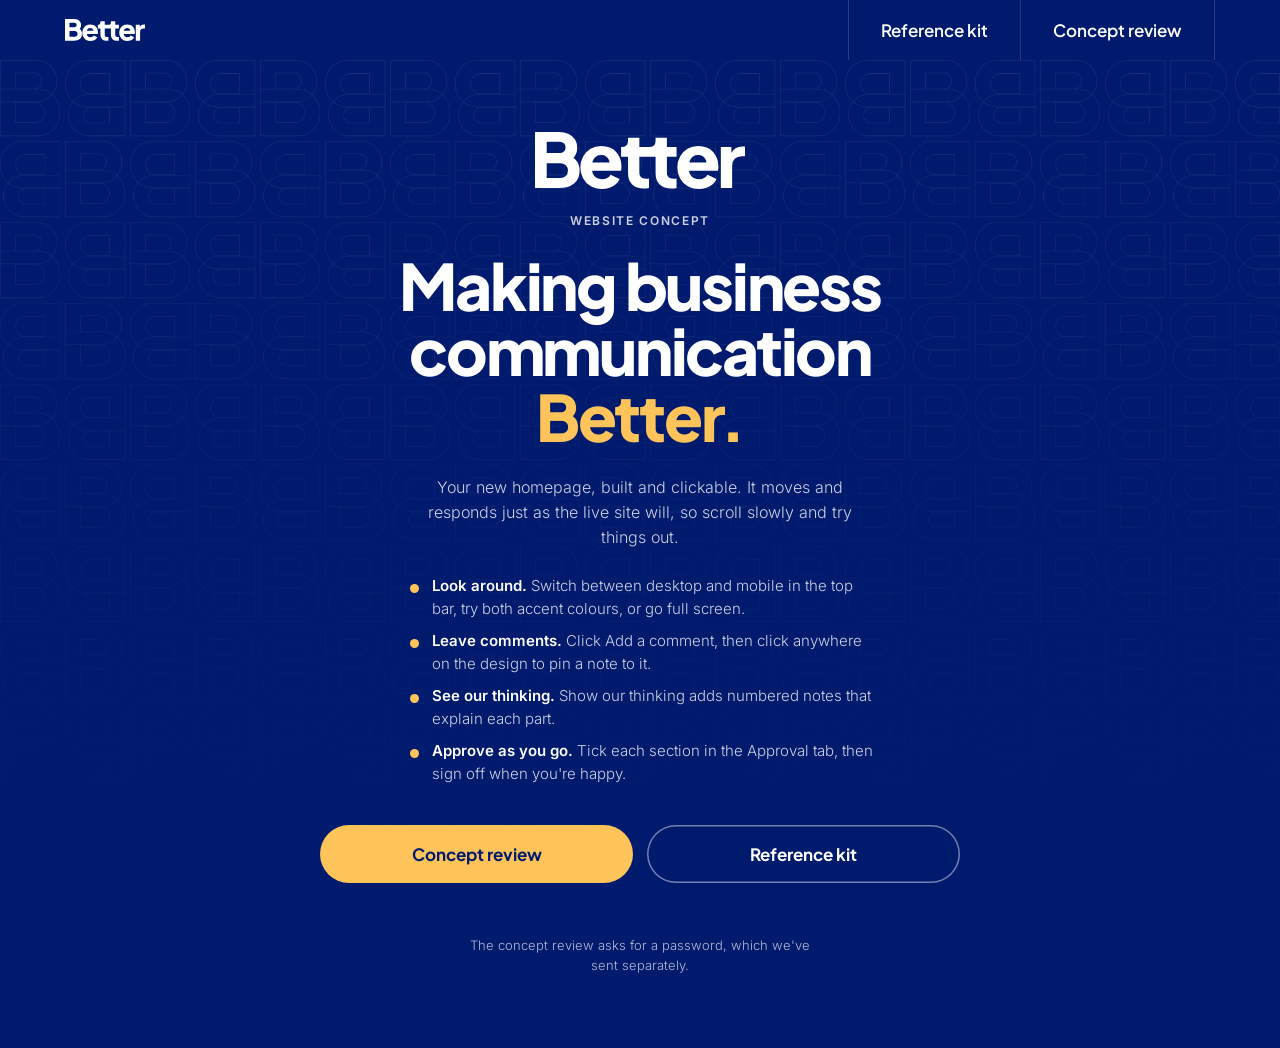
<file: index.html>
<!DOCTYPE html>
<html lang="en-GB" data-accent="yellow">
<head>
<meta charset="utf-8">
<meta name="viewport" content="width=device-width, initial-scale=1, viewport-fit=cover">
<meta name="robots" content="noindex, nofollow">
<title>Better website concept</title>
<link rel="icon" href="assets/favicon/favicon.svg" type="image/svg+xml">
<link rel="preload" href="assets/fonts/display.woff2" as="font" type="font/woff2" crossorigin>
<style>
/*@tokens start*/
:root{
  --n-0:#FFFFFF; --n-25:#FAFAFC; --n-50:#F2F4F8; --n-100:#E6E8F0; --n-200:#CCD1E2; --n-300:#B2BAD4;
  --n-400:#99A3C5; --n-450:#808CB6; --n-500:#6575A6; --n-600:#4D5F9A; --n-700:#33488B; --n-750:#263C84;
  --n-800:#19317C; --n-850:#132B79; --n-900:#051F71; --n-950:#001A6E; --n-990:#00124B;
  --n-950-rgb:0 26 110;
  --bad:#E5322D; --bad-bg:#FCEBEA; --bad-ink:#8E1E1A;
  --acc:#FEC459; --acc-ink:#917033; --acc-ink3:#B78D40;
  --radius:16px;
  --display:'Brand Display', Arial, Helvetica, sans-serif;
  --body:'Brand Body', Arial, Helvetica, sans-serif;
  --icons:'Brand Icons';
}
@font-face{font-family:'Brand Display';font-style:normal;font-weight:200 800;font-display:swap;src:url(assets/fonts/display.woff2) format('woff2')}
@font-face{font-family:'Brand Body';font-style:normal;font-weight:100 900;font-display:swap;src:url(assets/fonts/body.woff2) format('woff2')}
@font-face{font-family:'Brand Icons';font-style:normal;font-weight:300;font-display:block;src:url(assets/fonts/icons.woff2) format('woff2')}
/*@tokens end*/

/* Accent options. --acc fills, --acc-ink is 4.5:1 on white, --acc-ink3 is 3:1 on white. Text on the accent is always --n-950. */
/*@accents start*/
:root[data-accent="yellow"]{--acc:#FEC459;--acc-ink:#917033;--acc-ink3:#B78D40}
:root[data-accent="lime"]{--acc:#E2FFBA;--acc-ink:#6C7A59;--acc-ink3:#889970}
/*@accents end*/
:root{--gutter:max(16px, 3.5vw);--ease:cubic-bezier(.2,.7,.2,1);--nav-h:60px;--line:var(--n-200)}
*{box-sizing:border-box}
html,body{min-height:100%}
body{margin:0;background:var(--n-950);color:var(--n-0);font-family:var(--body);font-weight:300;font-size:16px;line-height:1.55;-webkit-font-smoothing:antialiased}
a{color:inherit}
:focus-visible{outline:2px solid var(--acc);outline-offset:3px}
.sr{position:absolute;width:1px;height:1px;overflow:hidden;clip:rect(0 0 0 0);clip-path:inset(50%);white-space:nowrap}
.wrap{max-width:1240px;margin:0 auto;padding-inline:var(--gutter)}
.band{display:block}
.topnav{position:sticky;top:0;z-index:55;background:var(--n-950);color:var(--n-0);padding-top:env(safe-area-inset-top,0px);transition:transform .3s var(--ease)}
.topnav .wrap{display:flex;align-items:stretch;height:var(--nav-h)}
.topnav .tn-logo{display:flex;align-items:center;flex:none}
.topnav .tn-logo img{display:block;width:80px;height:auto}
.pnav{display:flex;margin-left:auto}
.pnav a{display:flex;align-items:center;justify-content:center;padding:0 32px;border-left:1px solid var(--n-750);color:var(--n-0);text-decoration:none;font-family:var(--display);font-weight:600;font-size:17px;line-height:1;white-space:nowrap;transition:background-color .2s,color .2s}
.pnav a:last-child{border-right:1px solid var(--n-750)}
.pnav a:hover{background:var(--n-850)}
.pnav a[aria-current="page"]{background:var(--n-0);color:var(--n-950);border-color:var(--n-0)}
.pnav a:focus-visible,.tn-burger:focus-visible{outline:2px solid var(--n-0);outline-offset:-4px}
.pnav a[aria-current="page"]:focus-visible{outline-color:var(--n-950)}
.tn-burger{display:none}
@media (max-width:900px){
  :root{--nav-h:56px}
  .topnav .tn-logo img{width:72px}
  .tn-burger{display:flex;align-items:center;justify-content:center;width:56px;margin-left:auto;margin-right:calc(-1 * var(--gutter));padding:0;background:none;border:0;border-left:1px solid var(--n-750);color:var(--n-0);cursor:pointer}
  .tn-burger i{position:relative;display:block;width:22px;height:2px;background:currentColor;transition:background-color .2s}
  .tn-burger i::before,.tn-burger i::after{content:"";position:absolute;left:0;width:22px;height:2px;background:currentColor;transition:transform .25s var(--ease)}
  .tn-burger i::before{transform:translateY(-7px)}.tn-burger i::after{transform:translateY(7px)}
  .topnav.open .tn-burger i{background:transparent}
  .topnav.open .tn-burger i::before{transform:rotate(45deg)}.topnav.open .tn-burger i::after{transform:rotate(-45deg)}
  .pnav{display:none;position:absolute;left:0;right:0;top:100%;flex-direction:column;margin:0;background:var(--n-950);border-top:1px solid var(--n-750);box-shadow:0 16px 32px rgb(var(--n-950-rgb) / .25)}
  .topnav.open .pnav{display:flex}
  .pnav a{justify-content:flex-start;height:60px;padding:0 var(--gutter);border-left:0;border-right:0;border-bottom:1px solid var(--n-750);font-size:20px}
  .pnav a:last-child{border-right:0}
  .pnav a[aria-current="page"]{border-bottom-color:var(--n-0)}
  .topnav.tn-hide{transform:translateY(-100%)}
}
@media (prefers-reduced-motion:reduce){.topnav,.tn-burger i::before,.tn-burger i::after{transition:none}}

/* Home: the way into the concept review and the reference kit */
.home{position:relative;min-height:calc(100vh - var(--nav-h));min-height:calc(100dvh - var(--nav-h));display:grid;place-items:center;overflow:hidden;isolation:isolate;padding:clamp(40px,8vh,96px) var(--gutter)}
.home .grid{position:absolute;inset:0;z-index:-1;background:var(--n-0);opacity:.08;-webkit-mask:url(assets/website/shapes/b-pattern-tile.png) 0 0/260px auto repeat,linear-gradient(180deg,#000,transparent 85%);-webkit-mask-composite:source-in;mask:url(assets/website/shapes/b-pattern-tile.png) 0 0/260px auto repeat,linear-gradient(180deg,#000,transparent 85%);mask-composite:intersect}
.home .col{width:min(640px,100%);display:grid;justify-items:center;text-align:center;gap:clamp(18px,3vw,26px)}
.home .lg{width:clamp(150px,22vw,210px);height:auto}
.home .tag{font:600 12px/1 var(--body);letter-spacing:.14em;text-transform:uppercase;color:var(--n-200)}
.home h1{font:800 clamp(36px,6vw,64px)/1.02 var(--display);letter-spacing:-.035em;margin:0}
.home h1 span{color:var(--acc)}
.home p{margin:0;color:var(--n-200);max-width:46ch}
.cover-cards{display:grid;grid-template-columns:1fr 1fr;gap:14px;width:100%;margin-top:clamp(8px,2vw,14px)}
.cover-cards a{display:flex;align-items:center;justify-content:center;height:58px;border-radius:999px;font:700 17px/1 var(--display);text-decoration:none;color:var(--n-0);box-shadow:inset 0 0 0 1.5px rgb(255 255 255 / .45);transition:background-color .2s,transform .25s var(--ease)}
.cover-cards a:hover{background:rgb(255 255 255 / .08);transform:translateY(-2px)}
.cover-cards [data-concept-link]{order:-1;background:var(--acc);color:var(--n-950);box-shadow:none}
.cover-cards [data-concept-link]:hover{background:var(--acc)}
.cover-cards a:focus-visible{outline:2px solid var(--acc);outline-offset:3px}
.cover-cards [data-concept-link]:focus-visible{outline-color:var(--n-0)}
.cover-dl{display:flex;justify-content:center;flex-wrap:wrap;gap:16px;font-size:14px;color:var(--n-200)}
.cover-help{display:inline-flex;align-items:center;gap:10px;text-decoration:none;color:var(--n-0);border-radius:999px;padding:6px 14px 6px 6px;box-shadow:inset 0 0 0 1px rgb(255 255 255 / .25)}
.cover-help i{display:grid;place-items:center;width:28px;height:28px;border-radius:50%;background:var(--acc)}
.cover-help i svg{width:9px;height:10px;fill:var(--n-950);margin-left:2px}
.cover-help span{color:var(--n-200)}
.cover-help:hover b{text-decoration:underline}
.cover-how{display:grid;gap:10px;margin:0;padding:0;list-style:none;text-align:left;font-size:15px;line-height:1.5;color:var(--n-200);max-width:52ch}
.cover-how li{position:relative;padding-left:26px}
.cover-how li::before{content:"";position:absolute;left:4px;top:.55em;width:9px;height:9px;border-radius:50%;background:var(--acc)}
.cover-how b{color:var(--n-0);font-weight:600}
.home .note{font-size:13px;color:var(--n-300)}
@media (max-width:560px){.cover-cards{grid-template-columns:1fr}}
@media (prefers-reduced-motion:reduce){.cover-cards a{transition:none}}
</style>
</head>
<body>
<header class="band topnav"><div class="wrap">
  <a class="lg tn-logo" href="index.html" aria-label="Better home" aria-current="page"><img src="assets/logo/better-primary-white.svg" alt="Better" width="80" height="22"></a>
  <button type="button" class="tn-burger" aria-expanded="false" aria-controls="pnav-home" aria-label="Open menu"><i aria-hidden="true"></i></button>
  <nav class="pnav" id="pnav-home" aria-label="Guidelines"><a href="reference-kit.html">Reference kit</a><a href="concept-review.html" data-internal data-concept-link>Concept review</a></nav>
</div></header>
<main class="home">
  <span class="grid" aria-hidden="true"></span>
  <div class="col">
    <img class="lg" src="assets/logo/better-primary-white.svg" alt="Better" width="210" height="58">
    <span class="tag">Website concept</span>
    <h1>Making business communication <span>Better.</span></h1>
    <p>Your new homepage, built and clickable. It moves and responds just as the live site will, so scroll slowly and try things out.</p>
    <ul class="cover-how">
      <li><b>Look around.</b> Switch between desktop and mobile in the top bar, try both accent colours, or go full screen.</li>
      <li><b>Leave comments.</b> Click Add a comment, then click anywhere on the design to pin a note to it.</li>
      <li><b>See our thinking.</b> Show our thinking adds numbered notes that explain each part.</li>
      <li><b>Approve as you go.</b> Tick each section in the Approval tab, then sign off when you're happy.</li>
    </ul>
    <nav class="cover-cards" aria-label="Start here"><a href="reference-kit.html">Reference kit</a>
        <a href="concept-review.html" data-internal data-concept-link>Concept review</a></nav>
    <div class="cover-dl"></div>
    <p class="note">The concept review asks for a password, which we've sent separately.</p>
  </div>
</main>
<script>
(()=>{const navs=[...document.querySelectorAll('.topnav')];if(!navs.length)return;
const root=document.documentElement,mq=matchMedia('(max-width:900px)');let y=scrollY,tick=false;
const close=n=>{n.classList.remove('open');const b=n.querySelector('.tn-burger');if(b){b.setAttribute('aria-expanded','false');b.setAttribute('aria-label','Open menu')}};
const show=v=>{navs.forEach(n=>n.classList.toggle('tn-hide',!v));root.classList.toggle('tn-shown',v)};
const upd=()=>{tick=false;const ny=Math.max(0,scrollY);
  if(!mq.matches){navs.forEach(n=>{n.classList.remove('tn-hide');close(n)});root.classList.remove('tn-shown');y=ny;return}
  if(navs.some(n=>n.classList.contains('open'))){y=ny;return}
  if(ny<=8)show(true);else if(ny>y+6)show(false);else if(ny<y-6)show(true);y=ny};
addEventListener('scroll',()=>{if(!tick){tick=true;requestAnimationFrame(upd)}},{passive:true});
mq.addEventListener('change',upd);
navs.forEach(n=>{const b=n.querySelector('.tn-burger');if(!b)return;
  b.addEventListener('click',e=>{e.stopPropagation();const o=!n.classList.contains('open');if(!o){close(n);return}
    n.classList.add('open');b.setAttribute('aria-expanded','true');b.setAttribute('aria-label','Close menu');show(true)});
  n.querySelectorAll('.pnav a').forEach(a=>a.addEventListener('click',()=>close(n)))});
document.addEventListener('click',e=>navs.forEach(n=>{if(n.classList.contains('open')&&!n.contains(e.target))close(n)}));
document.addEventListener('keydown',e=>{if(e.key==='Escape')navs.forEach(n=>{if(n.classList.contains('open')){close(n);n.querySelector('.tn-burger').focus()}})});
show(true);
/* In-page links scroll directly, so they also work inside sandboxed previews */
document.addEventListener('click',e=>{if(e.defaultPrevented||e.button||e.metaKey||e.ctrlKey||e.shiftKey||e.altKey)return;
  const a=e.target.closest('a[href^="#"]');if(!a)return;const id=decodeURIComponent(a.getAttribute('href').slice(1));const el=id&&document.getElementById(id);if(!el)return;
  e.preventDefault();try{history.pushState(null,'','#'+id)}catch(_){}el.scrollIntoView({block:'start'});
  if(!el.matches('a,button,input,select,textarea,[tabindex]')){el.setAttribute('tabindex','-1');el.focus({preventScroll:true})}});
})();
</script>
</body>
</html>
</file>
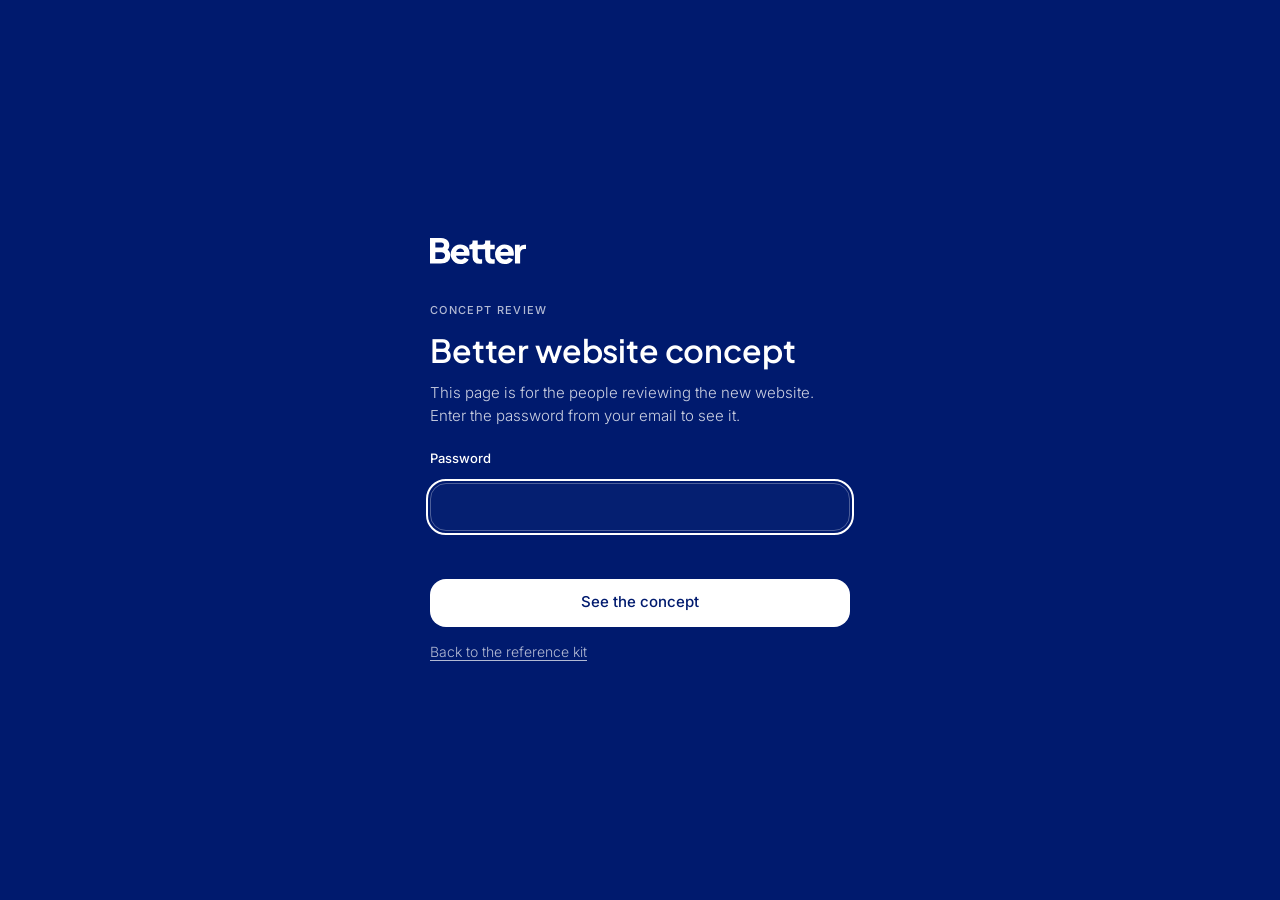
<file: concept-review.html>
<!DOCTYPE html>
<html lang="en-GB" class="cr-locked">
<head>
<meta charset="utf-8">
<meta name="viewport" content="width=device-width, initial-scale=1, viewport-fit=cover">
<meta name="robots" content="noindex, nofollow">
<title>Better concept review</title>
<link rel="icon" href="assets/favicon/favicon.svg" type="image/svg+xml">
<link rel="icon" href="assets/favicon/favicon-32.png" sizes="32x32" type="image/png">
<link rel="preload" href="assets/fonts/body.woff2" as="font" type="font/woff2" crossorigin>
<link rel="preload" href="assets/fonts/display.woff2" as="font" type="font/woff2" crossorigin>
<!-- Concept review tab. Turn it on and off with tools/concept-review.py.
     Comments, section ticks and sign-offs go to the concept review sheet (concept-review/SETUP.md). -->
<script>
/* Review settings. tools/concept-review.py writes these; edit by hand between rounds if you prefer */
const CONFIG = {
  project: 'better',
  endpoint: "https://script.google.com/macros/s/AKfycbyQE2AEQXjVG5DpgpDvBNrQMK73MhHSGI4XfNUmZ1wugOp2eezKPhjz9mPIJ_r8olU_tQ/exec",
  key: "cobalt-tundra-juniper-cobalt-399",
  pass: "da7856fe",
  round: 1,
  replyBy: '',
  closed: false,
  changes: [],
  signers: ["Duncan Marsh"],
  edit: false
};
/* Password screen: a light gate so people who land on the guidelines don't see the concept by accident. Not encryption */
/* Forms run from the button and the Enter key as well as submit, so they work in sandboxed previews that block form submission */
const crForm=(f,fn)=>{const go=e=>{if(e)e.preventDefault();fn()};f.addEventListener('submit',go);
  f.addEventListener('click',e=>{const b=e.target.closest('button[type="submit"]');if(b&&f.contains(b))go(e)});
  f.addEventListener('keydown',e=>{if(e.key==='Enter'&&e.target.matches('input:not([type="checkbox"]):not([type="radio"])'))go(e)})};
const crHash=s=>{let h=0x811c9dc5;for(const c of new TextEncoder().encode(s)){h^=c;h=Math.imul(h,0x01000193)>>>0}return h.toString(16).padStart(8,'0')};
(()=>{let ok=false;try{ok=!CONFIG.pass||localStorage.getItem(CONFIG.project+'-cr')==='1'}catch(_){}
  document.documentElement.classList.replace('cr-locked',ok?'cr-open':'cr-locked')})();
</script>
<!-- Every concept page and its sections, written by the website repo's tools/concept.py. Without it the review covers the page in the frame only -->
<script src="concept/manifest.js"></script>
<style>
/*@tokens start*/
:root{
  --n-0:#FFFFFF; --n-25:#FAFAFC; --n-50:#F2F4F8; --n-100:#E6E8F0; --n-200:#CCD1E2; --n-300:#B2BAD4;
  --n-400:#99A3C5; --n-450:#808CB6; --n-500:#6575A6; --n-600:#4D5F9A; --n-700:#33488B; --n-750:#263C84;
  --n-800:#19317C; --n-850:#132B79; --n-900:#051F71; --n-950:#001A6E; --n-990:#00124B;
  --n-950-rgb:0 26 110;
  --bad:#E5322D; --bad-bg:#FCEBEA; --bad-ink:#8E1E1A;
  --acc:#FEC459; --acc-ink:#917033; --acc-ink3:#B78D40;
  --radius:16px;
  --display:'Brand Display', Arial, Helvetica, sans-serif;
  --body:'Brand Body', Arial, Helvetica, sans-serif;
  --icons:'Brand Icons';
  --note:#FFD43B; --note-ink:#2B2300;
  --cr-acc:#6405FF; --cr-acc-ink:#6405FF;   /* The review tool's own accent. 6.98:1 with white */
}
@font-face{font-family:'Brand Display';font-style:normal;font-weight:200 800;font-display:swap;src:url(assets/fonts/display.woff2) format('woff2')}
@font-face{font-family:'Brand Body';font-style:normal;font-weight:100 900;font-display:swap;src:url(assets/fonts/body.woff2) format('woff2')}
@font-face{font-family:'Brand Icons';font-style:normal;font-weight:300;font-display:block;src:url(assets/fonts/icons.woff2) format('woff2')}
/*@tokens end*/

/* Accent options. --acc fills, --acc-ink is 4.5:1 on white, --acc-ink3 is 3:1 on white. Text on the accent is always --n-950. */
/*@accents start*/
:root[data-accent="yellow"]{--acc:#FEC459;--acc-ink:#917033;--acc-ink3:#B78D40}
:root[data-accent="lime"]{--acc:#E2FFBA;--acc-ink:#6C7A59;--acc-ink3:#889970}
/*@accents end*/

:root{
  --bg:var(--n-0); --surface:var(--n-50); --surface-2:var(--n-100); --ink:var(--n-950); --ink-2:var(--n-700);
  --muted:var(--n-600); --rule:var(--n-100); --line:var(--n-200);
  --gutter:max(16px, 3.5vw); --ease:cubic-bezier(.2,.7,.2,1);
  --nav-h:60px; --bar-h:56px; --panel-w:380px;
}
*{box-sizing:border-box}
html,body{height:100%}
body{margin:0;background:var(--surface);color:var(--ink);font-family:var(--body);font-weight:300;font-size:15px;line-height:1.5;-webkit-font-smoothing:antialiased}
h1,h2,h3{font-family:var(--display);font-weight:600;margin:0;letter-spacing:-.005em;text-wrap:balance}
p{margin:0}
a{color:inherit;text-underline-offset:3px}
button,input,textarea{font:inherit;color:inherit}
:focus-visible{outline:2px solid var(--ink);outline-offset:2px}
[hidden]{display:none!important}
.sr{position:absolute;width:1px;height:1px;overflow:hidden;clip:rect(0 0 0 0);clip-path:inset(50%);white-space:nowrap}
.wrap{max-width:1240px;margin:0 auto;padding-inline:var(--gutter)}
.eyebrow{font-size:11px;font-weight:500;letter-spacing:.12em;text-transform:uppercase;color:var(--muted)}
/* Top navigation: sticky on desktop; on mobile a burger menu that hides on scroll down and returns on scroll up */
.topnav{position:sticky;top:0;z-index:55;background:var(--n-950);color:var(--n-0);padding-top:env(safe-area-inset-top,0px);transition:transform .3s var(--ease)}
.topnav .wrap{display:flex;align-items:stretch;height:var(--nav-h)}
.topnav .tn-logo{display:flex;align-items:center;flex:none}
.topnav .tn-logo img{display:block;width:80px;height:auto}
.pnav{display:flex;margin-left:auto}
.pnav a{display:flex;align-items:center;justify-content:center;padding:0 32px;border-left:1px solid var(--n-750);color:var(--n-0);text-decoration:none;font-family:var(--display);font-weight:600;font-size:17px;line-height:1;white-space:nowrap;transition:background-color .2s,color .2s}
.pnav a:last-child{border-right:1px solid var(--n-750)}
.pnav a:hover{background:var(--n-850)}
.pnav a[aria-current="page"]{background:var(--n-0);color:var(--n-950);border-color:var(--n-0)}
.pnav a:focus-visible,.tn-burger:focus-visible{outline:2px solid var(--n-0);outline-offset:-4px}
.pnav a[aria-current="page"]:focus-visible{outline-color:var(--n-950)}
.tn-burger{display:none}
@media (max-width:900px){
  :root{--nav-h:56px}
  .topnav .tn-logo img{width:72px}
  .tn-burger{display:flex;align-items:center;justify-content:center;width:56px;margin-left:auto;margin-right:calc(-1 * var(--gutter));padding:0;background:none;border:0;border-left:1px solid var(--n-750);color:var(--n-0);cursor:pointer}
  .tn-burger i{position:relative;display:block;width:22px;height:2px;background:currentColor;transition:background-color .2s}
  .tn-burger i::before,.tn-burger i::after{content:"";position:absolute;left:0;width:22px;height:2px;background:currentColor;transition:transform .25s var(--ease)}
  .tn-burger i::before{transform:translateY(-7px)}.tn-burger i::after{transform:translateY(7px)}
  .topnav.open .tn-burger i{background:transparent}
  .topnav.open .tn-burger i::before{transform:rotate(45deg)}.topnav.open .tn-burger i::after{transform:rotate(-45deg)}
  .pnav{display:none;position:absolute;left:0;right:0;top:100%;flex-direction:column;margin:0;background:var(--n-950);border-top:1px solid var(--n-750);box-shadow:0 16px 32px rgb(var(--n-950-rgb) / .25)}
  .topnav.open .pnav{display:flex}
  .pnav a{justify-content:flex-start;height:60px;padding:0 var(--gutter);border-left:0;border-right:0;border-bottom:1px solid var(--n-750);font-size:20px}
  .pnav a:last-child{border-right:0}
  .pnav a[aria-current="page"]{border-bottom-color:var(--n-0)}
  .topnav.tn-hide{transform:translateY(-100%)}
}
@media (prefers-reduced-motion:reduce){.topnav,.tn-burger i::before,.tn-burger i::after{transition:none}}

/* Password screen */
.gate{position:fixed;inset:0;z-index:100;display:grid;place-items:center;padding:24px;background:var(--n-950);color:var(--n-0)}
.cr-open .gate{display:none}
.cr-locked .app{display:none}
.gate form{width:min(420px,100%);display:grid;gap:14px}
.gate img{width:96px;height:auto;margin-bottom:24px}
.gate .eyebrow{color:var(--n-300)}
.gate h1{font-size:32px;line-height:1.1}
.gate p{color:var(--n-200)}
.gate label{font-size:13px;font-weight:500;margin-top:8px}
.gate input{height:48px;padding:0 14px;border:1px solid var(--n-600);background:var(--n-900);color:var(--n-0);border-radius:var(--radius)}
.gate input:focus-visible{outline:2px solid var(--n-0);outline-offset:2px}
.gate .err{min-height:20px;font-size:14px;color:var(--n-0)}
.gate .err:not(:empty)::before{content:"";display:inline-block;width:8px;height:8px;margin-right:8px;background:var(--bad)}
.gate button{height:48px;border:0;background:var(--n-0);color:var(--n-950);font-weight:500;cursor:pointer;border-radius:var(--radius)}
.gate button:hover{background:var(--n-100)}
.gate a{font-size:14px;color:var(--n-300)}

/* Canvas: the concept sits on it, and our tools float above it */
.work{position:relative;height:calc(100vh - var(--nav-h));height:calc(100dvh - var(--nav-h));overflow:hidden;--gap:28px;--tb-h:56px;
  background-color:var(--n-100);background-image:radial-gradient(rgb(var(--n-950-rgb) / .16) 1px,transparent 1.5px);background-size:18px 18px}
.float{background:var(--bg);border-radius:var(--radius);box-shadow:0 0 0 1px rgb(var(--n-950-rgb) / .08),0 10px 30px rgb(var(--n-950-rgb) / .16)}
.tbar{position:absolute;z-index:30;top:16px;left:16px;right:16px;display:grid;grid-template-columns:minmax(0,1fr) auto minmax(0,1fr);align-items:center;gap:8px 16px;padding:8px 8px 8px 14px}
.tb-l{display:flex;align-items:center;gap:8px 12px;min-width:0;flex-wrap:wrap}
/* Accent dropdown */
.acc-dd{position:relative}
.acc-cur{display:flex;align-items:center;gap:10px;height:44px;padding:0 10px 0 8px;border:1px solid var(--line);background:var(--bg);color:var(--ink);cursor:pointer;border-radius:var(--radius)}
.acc-cur:hover{border-color:var(--ink)}
.acc-cur .sw{width:24px;height:24px;background:var(--c);border-radius:var(--radius);box-shadow:inset 0 0 0 1px rgb(var(--n-950-rgb) / .1)}
.acc-lbl{display:grid;text-align:left;line-height:1.15}
.acc-lbl small{font-size:10px;font-weight:500;letter-spacing:.1em;text-transform:uppercase;color:var(--muted)}
.acc-lbl b{font-size:14px;font-weight:500}
.acc-cur .chev{width:18px;height:18px;transition:transform .2s var(--ease)}
.acc-cur[aria-expanded="true"] .chev{transform:rotate(180deg)}
.acc-menu{position:absolute;top:calc(100% + 8px);left:0;z-index:40;min-width:240px;padding:6px;display:grid;gap:2px}
.acc-menu button{display:flex;align-items:center;gap:12px;width:100%;height:44px;padding:0 12px;border:0;background:none;color:var(--ink);font-size:14px;text-align:left;cursor:pointer;border-radius:var(--radius)}
.acc-menu button i{width:20px;height:20px;background:var(--c);flex:none;border-radius:var(--radius)}
.acc-menu button:hover,.acc-menu button:focus-visible{background:var(--surface)}
.acc-menu button[aria-selected="true"]{font-weight:500}
.acc-menu button[aria-selected="true"]::after{content:"";margin-left:auto;width:12px;height:7px;border-left:2px solid currentColor;border-bottom:2px solid currentColor;transform:translateY(-2px) rotate(-45deg)}
/* Desktop and mobile toggle, centred */
.seg-view{display:flex;padding:3px;gap:3px;background:var(--surface-2);border-radius:var(--radius)}
.seg-view button{display:flex;align-items:center;gap:8px;height:40px;padding:0 18px;border:0;background:none;color:var(--ink-2);font-size:14px;font-weight:500;cursor:pointer;border-radius:var(--radius)}
.seg-view button svg{width:20px;height:20px}
.seg-view button:hover{color:var(--ink);background:rgb(var(--n-950-rgb) / .05)}
.seg-view button[aria-pressed="true"]{background:var(--ink);color:var(--bg);box-shadow:0 1px 3px rgb(var(--n-950-rgb) / .25)}
.rbar-l{display:flex;align-items:center;gap:12px;flex-wrap:wrap;font-size:14px}
.chip{display:inline-flex;align-items:center;height:24px;padding:0 8px;background:var(--cr-acc-ink);color:var(--n-0);font-size:12px;font-weight:500;letter-spacing:.06em;text-transform:uppercase;border-radius:var(--radius)}
.rbar-l .muted{color:var(--muted)}
.sep{width:1px;align-self:stretch;margin-block:4px;background:var(--rule)}
/* Several pages: the page picker and the page headings in the approval list */
.pg-pick{display:flex;align-items:center;gap:10px;height:44px;padding:0 4px 0 10px;border:1px solid var(--line);background:var(--bg);color:var(--ink);border-radius:var(--radius)}
.pg-pick[hidden]{display:none}
.pg-pick:hover{border-color:var(--ink)}
.pg-pick small{font-size:11px;letter-spacing:.06em;text-transform:uppercase;color:var(--muted)}
.pg-pick select{height:42px;border:0;background:transparent;color:inherit;font:600 14px/1 var(--body);padding:0 6px;cursor:pointer;border-radius:var(--radius)}
.pg-pick select:focus-visible{outline:2px solid var(--n-950);outline-offset:2px}
.pg-mini{display:flex;align-items:center;gap:8px;color:var(--n-600)}.pg-mini[hidden]{display:none}
.pg-mini select{height:28px;padding:0 6px;border:1px solid var(--line);background:var(--bg);color:var(--ink);font:600 13px/1 var(--body);letter-spacing:0;text-transform:none;cursor:pointer;border-radius:var(--radius)}
.pg-mini select:hover{border-color:var(--ink)}.pg-mini select:focus-visible{outline:2px solid var(--n-950);outline-offset:2px}
.work.has-pages .stage{padding-top:calc(16px + var(--tb-h) + var(--gap) + 26px)}
@media (min-width:901px){.pg-pick{display:none!important}}
.slist li.pg-h{display:block;padding:16px 0 6px;background:none;font-size:11px;font-weight:600;letter-spacing:.08em;text-transform:uppercase;color:var(--muted)}
.slist li.pg-h:first-child{padding-top:0}
.s-hint{margin:6px 0 0;font-size:13px;line-height:1.45;color:var(--muted)}
.tool{display:flex;align-items:center;gap:8px;height:44px;padding:0 12px;border:0;background:none;color:var(--ink-2);font-size:14px;white-space:nowrap;cursor:pointer;border-radius:var(--radius)}
.tool:hover{background:var(--surface)}
.tools{display:flex;gap:8px;justify-self:end}
.tool svg{width:18px;height:18px;flex:none}
.tool.main{background:var(--n-950);color:var(--n-0);font-weight:500}
.tool.main:hover{background:var(--n-800)}
.tool.main[aria-pressed="true"]{background:var(--n-0);color:var(--n-950);box-shadow:inset 0 0 0 2px var(--n-950)}
.tool.fs{background:var(--n-0);color:var(--n-950);font-weight:500;padding:0 16px;box-shadow:inset 0 0 0 2px var(--n-950)}
.tool.fs:hover{background:var(--n-100)}
.tool.rv{box-shadow:inset 0 0 0 1px var(--line)}
.tool.think{background:var(--n-0);color:var(--n-950);font-weight:500;padding:0 14px;box-shadow:inset 0 0 0 1px var(--line)}
.tool.think .dt{width:12px;height:12px;border-radius:50%;background:var(--note);box-shadow:0 0 0 2px var(--n-950)}
.tool.think[aria-pressed="true"]{box-shadow:inset 0 0 0 2px var(--n-950)}
[role="tab"][hidden]{display:none!important}
@media (max-width:1080px){.tool.think span:not(.dt){position:absolute;width:1px;height:1px;overflow:hidden;clip-path:inset(50%)}}
.tool.rv[aria-expanded="true"]{background:var(--surface);color:var(--ink);box-shadow:inset 0 0 0 1px var(--ink)}
.tool .n{min-width:20px;height:20px;padding:0 6px;display:inline-grid;place-items:center;background:var(--surface-2);color:var(--ink);font-size:12px;border-radius:10px}
.tool:disabled{opacity:.45;cursor:not-allowed}

.stage{position:absolute;inset:0;display:flex;justify-content:center;padding:calc(16px + var(--tb-h) + var(--gap)) var(--gap) var(--gap);transition:padding .3s var(--ease)}
.work.with-panel .stage{padding-right:calc(var(--panel-w) + 32px + var(--gap) - 12px)}
.frame{position:relative;width:100%;height:100%;background:var(--n-0);box-shadow:0 0 0 1px rgb(var(--n-950-rgb) / .14),0 24px 64px rgb(var(--n-950-rgb) / .2);transition:width .3s var(--ease)}
.frame.mobile{width:390px;max-width:100%}
.frame iframe{display:block;width:100%;height:100%;border:0;background:var(--n-0)}
.frame-label{position:absolute;left:0;bottom:100%;margin-bottom:6px;font-size:11px;font-weight:500;letter-spacing:.12em;text-transform:uppercase;color:var(--n-600);white-space:nowrap}
.hint{position:absolute;z-index:25;left:50%;bottom:28px;transform:translateX(-50%);padding:10px 14px;background:var(--n-950);color:var(--n-0);font-size:13px;border-radius:var(--radius);box-shadow:0 8px 24px rgb(var(--n-950-rgb) / .25);pointer-events:none}
.panel{position:absolute;z-index:20;top:calc(16px + var(--tb-h) + 12px);right:16px;bottom:16px;width:var(--panel-w);display:flex;flex-direction:column;min-height:0;overflow:hidden}
.panel:not(.open){display:none}

/* Full screen: only the concept, with one clear way back */
.fs-exit{display:none;position:fixed;z-index:95;right:20px;bottom:20px;align-items:center;gap:10px;height:48px;padding:0 18px;border:0;background:var(--n-950);color:var(--n-0);font-size:15px;font-weight:500;cursor:pointer;border-radius:var(--radius);box-shadow:0 0 0 2px var(--n-0),0 10px 30px rgb(var(--n-950-rgb) / .35)}
.fs-exit svg{width:20px;height:20px}
.fs-exit:hover{background:var(--n-800)}
.fs-exit:focus-visible{outline:2px solid var(--n-0);outline-offset:3px}
html.cr-full .topnav,html.cr-full .tbar,html.cr-full .panel,html.cr-full .frame-label,html.cr-full .hint{display:none!important}
html.cr-full .work{position:fixed;inset:0;z-index:90;height:100%}
html.cr-full .stage,html.cr-full .work.with-panel .stage{padding:0}
html.cr-full .frame{box-shadow:none}
html.cr-full .frame.mobile{margin-block:24px;height:calc(100% - 48px);box-shadow:0 0 0 1px rgb(var(--n-950-rgb) / .14),0 24px 64px rgb(var(--n-950-rgb) / .2)}
html.cr-full .fs-exit{display:flex}

.tabs{display:flex;flex:none;border-bottom:1px solid var(--rule)}
.tabs button{flex:1;height:48px;border:0;background:none;font-size:14px;color:var(--ink-2);cursor:pointer;box-shadow:inset 0 -2px 0 transparent}
.tabs button[aria-selected="true"]{color:var(--ink);font-weight:500;box-shadow:inset 0 -2px 0 var(--cr-acc)}
.tabs button:hover{background:var(--surface)}
.pane{flex:1;min-height:0;overflow-y:auto;overflow-x:hidden;padding:20px;display:grid;grid-template-columns:minmax(0,1fr);align-content:start;gap:16px}
.pane>*{min-width:0}
.pane[hidden]{display:none}
.sync{padding:10px 20px;border-top:1px solid var(--rule);font-size:12px;color:var(--muted)}
.sync.warn{color:var(--ink)}
.sync.warn::before{content:"";display:inline-block;width:8px;height:8px;margin-right:8px;background:var(--bad)}
.closed{padding:12px 14px;background:var(--surface);font-size:14px;border-left:3px solid var(--n-950)}
.empty{color:var(--muted);font-size:14px}

/* Forms */
.field{display:grid;gap:6px}
.field label,.field legend{font-size:13px;font-weight:500}
.field input,.field textarea{width:100%;padding:10px 12px;border:1px solid var(--line);background:var(--bg);border-radius:var(--radius)}
.field textarea{min-height:96px;resize:vertical}
.field input:focus-visible,.field textarea:focus-visible{outline:2px solid var(--ink);outline-offset:0;border-color:var(--ink)}
fieldset{border:0;margin:0;padding:0}
.acc-pick{display:grid;gap:6px}
.acc-pick label{display:flex;align-items:center;gap:10px;font-size:14px;font-weight:400;cursor:pointer}
.acc-pick i{width:16px;height:16px;background:var(--c)}
.acc-pick input{width:16px;height:16px;margin:0;padding:0;accent-color:var(--n-950)}
.check{display:flex;gap:10px;align-items:flex-start;font-size:14px}
.check input{margin-top:3px;width:16px;height:16px;accent-color:var(--n-950)}
.btns{display:flex;gap:8px;flex-wrap:wrap}
.b{height:40px;padding:0 16px;border:1px solid var(--ink);background:none;cursor:pointer;font-size:14px;border-radius:var(--radius)}
.b.fill{background:var(--ink);color:var(--bg)}
.b:hover{background:var(--surface)}.b.fill:hover{background:var(--n-800)}
.b:disabled{opacity:.45;cursor:not-allowed}
.composer{padding:16px;background:var(--surface);display:grid;gap:12px;border-radius:var(--radius)}
.composer h3{font-size:16px}
.linkb{border:0;background:none;padding:0;font-size:inherit;color:inherit;text-decoration:underline;text-underline-offset:3px;cursor:pointer}

/* Comments */
.filter{display:flex;gap:2px}
.filter button{height:32px;padding:0 10px;border:0;background:none;font-size:13px;color:var(--ink-2);cursor:pointer;border-radius:var(--radius)}
.filter button[aria-pressed="true"]{background:var(--surface);color:var(--ink);box-shadow:inset 0 -2px 0 var(--cr-acc)}
.clist{display:grid;gap:10px;margin:0;padding:0;list-style:none}
.c{position:relative;padding:14px 14px 10px;background:var(--bg);border:1px solid var(--rule);display:grid;gap:8px;min-width:0;cursor:pointer;border-radius:var(--radius);transition:border-color .15s,box-shadow .15s}
.c:hover{border-color:var(--line)}
.c.on{border-color:var(--ink);box-shadow:0 0 0 1px var(--ink)}
.c.done{background:var(--surface)}
.c.done .c-text,.c.done .reps{opacity:.6}
.c-top{display:flex;align-items:center;gap:10px;font-size:13px;min-width:0}
.c-who{display:grid;line-height:1.25;min-width:0}
.c-who b{font-weight:500;font-size:14px;overflow:hidden;text-overflow:ellipsis;white-space:nowrap}
.c-who .t{color:var(--muted);font-size:12px}
.av{flex:none;width:28px;height:28px;display:grid;place-items:center;background:var(--n-800);color:var(--n-0);font-size:11px;font-weight:600;letter-spacing:.02em;border-radius:50%}
.av.me{background:var(--n-0);color:var(--n-950);box-shadow:inset 0 0 0 1.5px var(--n-950)}
.av.sm{width:22px;height:22px;font-size:10px}
.num{flex:none;margin-left:auto;min-width:24px;height:24px;padding:0 6px;display:grid;place-items:center;background:var(--n-950);color:var(--n-0);font-size:12px;font-weight:600;border-radius:12px 12px 12px 2px}
.c.done .num{background:var(--n-400)}
.c-meta{font-size:12px;color:var(--muted)}
.c-text{white-space:pre-wrap;font-size:14px;overflow-wrap:anywhere}
.reps{display:grid;gap:10px;margin:2px 0 0;padding:10px 0 0;list-style:none;border-top:1px solid var(--rule)}
.reps li{display:grid;grid-template-columns:22px minmax(0,1fr);gap:4px 10px;font-size:14px}
.reps .rh{display:flex;gap:8px;align-items:baseline;font-size:13px}
.reps .rh b{font-weight:500}
.reps p{grid-column:2;white-space:pre-wrap;overflow-wrap:anywhere}
.c-foot{display:flex;align-items:center;gap:14px;min-height:32px}
.c-foot .linkb{font-size:13px;color:var(--ink-2)}
.res{margin-left:auto;flex:none;width:32px;height:32px;display:grid;place-items:center;border:1.5px solid var(--n-500);background:var(--bg);color:var(--n-500);cursor:pointer;border-radius:50%;transition:background-color .15s,border-color .15s,color .15s}
.res svg{width:16px;height:16px}
.res:hover{border-color:var(--ink);color:var(--ink)}
.res[aria-pressed="true"]{background:var(--n-950);border-color:var(--n-950);color:var(--n-0)}
.reply{display:grid;gap:8px;cursor:auto}
.reply textarea{min-height:64px}

/* Sections and sign-off */
.slist{display:grid;gap:2px;margin:0;padding:0;list-style:none}
.slist li{display:flex;align-items:center;gap:12px;min-width:0;padding:12px;background:var(--surface);border-radius:var(--radius)}
.slist li>div{flex:1;min-width:0}
.slist .who{font-size:12px;color:var(--muted);overflow-wrap:anywhere}
.slist .go{background:none;border:0;padding:0;font-size:14px;text-align:left;cursor:pointer;text-decoration:underline;text-underline-offset:3px}
.slist li.ok{box-shadow:inset 3px 0 0 var(--n-950)}
.tick{flex:none;margin-left:auto;display:flex;align-items:center;gap:8px;height:36px;padding:0 12px 0 8px;border:1px solid var(--line);background:var(--bg);font-size:13px;cursor:pointer;white-space:nowrap;border-radius:var(--radius)}
.tick .box{width:20px;height:20px;display:grid;place-items:center;border:1.5px solid var(--n-500);background:var(--bg);border-radius:var(--radius)}
.tick .box svg{width:14px;height:14px;opacity:0}
.tick:hover{border-color:var(--ink)}
.tick[aria-pressed="true"]{border-color:var(--n-950)}
.tick[aria-pressed="true"] .box{background:var(--n-950);border-color:var(--n-950);color:var(--n-0)}
.tick[aria-pressed="true"] .box svg{opacity:1}
.prog{display:grid;gap:8px}
.prog b{font-weight:500;font-size:14px}
.bar{height:6px;background:var(--surface-2);border-radius:3px;overflow:hidden}
.bar i{display:block;height:100%;width:0;background:var(--cr-acc);transition:width .3s var(--ease)}
.sign{display:grid;gap:12px;margin-top:8px;padding-top:20px;border-top:1px solid var(--line)}
.lock{display:flex;gap:10px;align-items:flex-start;padding:12px 14px;background:var(--surface);font-size:14px;border-left:3px solid var(--n-400)}
.lock.ready{border-left-color:var(--cr-acc)}
.s-fs{display:grid;gap:12px;border:0;margin:0;padding:0;min-width:0}
.s-fs:disabled{opacity:.45}
.s-fs:disabled *{cursor:not-allowed}
.who-f{display:grid;gap:8px;padding:14px;background:var(--surface);border-radius:var(--radius)}
.who-f .row{display:flex;flex-wrap:wrap;gap:8px}
.who-f input{flex:1 1 150px;min-width:0;padding:10px 12px;border:1px solid var(--line);background:var(--bg);border-radius:var(--radius)}
.changes{margin:0;padding-left:18px;font-size:14px;display:grid;gap:4px}
.approvals{margin:0;padding:0;list-style:none;display:grid;gap:8px}
.approvals li{padding:12px;border-left:3px solid var(--cr-acc);background:var(--surface);font-size:14px}
.approvals small{display:block;color:var(--muted);font-size:12px}
.done-msg{padding:12px 14px;background:var(--surface);font-size:14px}

/* Edit content */
.e-now{display:grid;gap:10px;padding:14px;background:var(--surface);border-left:3px solid var(--cr-acc);font-size:14px;border-radius:var(--radius)}
.e-now b{font-weight:500}
.e-now .lead{display:flex;gap:12px;align-items:flex-start}
.e-now .dot{flex:none;width:26px;height:18px;margin-top:2px;border:2px dashed var(--n-950);animation:e-pulse 1.6s ease-in-out infinite}
.e-now.on .dot{border-style:solid;animation:none}
@keyframes e-pulse{50%{border-color:var(--n-300)}}
.keys{font-size:13px;color:var(--ink-2)}
.e-img{display:grid;gap:12px;padding:16px;background:var(--surface);border-radius:var(--radius)}
.e-img h3{font-size:16px}
.drop{display:grid;justify-items:center;gap:4px;padding:22px 16px;border:1.5px dashed var(--n-400);background:var(--bg);text-align:center;font-size:14px;font-weight:500;cursor:pointer;border-radius:var(--radius)}
.drop small{color:var(--muted);font-size:12px;font-weight:400}
.drop:hover,.drop.over{border-color:var(--ink)}
.drop:focus-within{outline:2px solid var(--ink);outline-offset:2px}
.drop.slim{padding:10px 16px;font-weight:400}
.crop-w{display:grid;justify-items:center}
.crop{position:relative;overflow:hidden;background:var(--surface-2);cursor:grab;touch-action:none;user-select:none;-webkit-user-select:none;box-shadow:0 0 0 1px var(--line)}
.crop.drag{cursor:grabbing}
.crop img{position:absolute;left:0;top:0;max-width:none;pointer-events:none;-webkit-user-drag:none}
.crop::after{content:"";position:absolute;inset:0;pointer-events:none;background:linear-gradient(90deg,transparent calc(33.33% - .5px),rgb(255 255 255 / .5) 0 calc(33.33% + .5px),transparent 0 calc(66.66% - .5px),rgb(255 255 255 / .5) 0 calc(66.66% + .5px),transparent 0),linear-gradient(transparent calc(33.33% - .5px),rgb(255 255 255 / .5) 0 calc(33.33% + .5px),transparent 0 calc(66.66% - .5px),rgb(255 255 255 / .5) 0 calc(66.66% + .5px),transparent 0);box-shadow:inset 0 0 0 2px var(--n-950)}
.crop:focus-visible{outline:2px solid var(--ink);outline-offset:3px}
.zoom{display:flex;align-items:center;gap:10px;font-size:13px}
.zoom input{flex:1;min-width:0;accent-color:var(--n-950)}
.e-img .err{font-size:14px}
.e-img .err:not(:empty)::before{content:"";display:inline-block;width:8px;height:8px;margin-right:8px;background:var(--bad)}
.elist{display:grid;gap:8px;margin:0;padding:0;list-style:none}
.elist li{display:grid;grid-template-columns:minmax(0,1fr) auto;align-items:start;gap:6px 12px;padding:12px;background:var(--bg);border:1px solid var(--rule);border-radius:var(--radius)}
.elist li.on{border-color:var(--ink)}
.elist .who{font-size:12px;color:var(--muted)}
.elist b{font-weight:500;font-size:14px}
.elist .diff{grid-column:1/-1;font-size:13px;color:var(--ink-2);overflow-wrap:anywhere}
.elist .diff s{color:var(--muted)}
.elist .tone{grid-column:1/-1;display:flex;align-items:center;gap:8px;font-size:12px;color:var(--ink-2)}
.elist .tone b{font-size:12px;font-weight:600;color:var(--cr-acc-ink)}
.elist .th{width:64px;height:48px;object-fit:cover;background:var(--surface-2)}
.e-acts{grid-column:1/-1;display:flex;gap:16px;font-size:13px}
.e-note{font-size:12px;color:var(--muted)}

@media (max-width:1320px){.rbar-l .muted{display:none}}
@media (max-width:1080px){.tool .lbl-l,.seg-view button span{display:none}.seg-view button{padding:0 14px}}
@media (max-width:900px){
  :root{--nav-h:56px}
  .work{--gap:12px}
  .tbar{top:8px;left:8px;right:8px;padding:6px;gap:6px}
  .tbar{display:flex;flex-wrap:wrap}
  .tb-l{flex:1 1 auto}
  .rbar-l .muted,.seg-view,.sep,.frame-label,.acc-lbl small{display:none}
  .tools{margin-left:auto}
  .acc-cur{height:40px}
  .tools{gap:6px}
  .tool{padding:0 10px}
  .tool .lbl-l{display:none}
  .stage{padding:calc(8px + var(--tb-h) + 10px) 10px 10px}
  .work.with-panel .stage{padding-right:10px}
  .work.has-pages .stage{padding-top:calc(8px + var(--tb-h) + 10px)}
  .frame.mobile{width:100%}
  .panel{top:auto;left:8px;right:8px;bottom:8px;width:auto;height:min(70dvh,620px)}
  .panel.editing{height:min(46dvh,440px)}
  .work.editing .stage{padding-bottom:calc(min(46dvh,440px) + 16px)}
  .panel.editing.typing{height:auto}
  .panel.typing .pane{display:none}
  .work.editing.typing .stage{padding-bottom:110px}
  .hint{bottom:16px;width:max-content;max-width:calc(100% - 32px)}
  #hint-e{display:none}
  .fs-exit{right:12px;bottom:12px}
}
@media (prefers-reduced-motion:reduce){.frame,.panel,.stage{transition:none}}
</style>
</head>
<body>
<div class="gate" id="gate">
  <form id="gate-form" novalidate>
    <img src="assets/logo/better-primary-white.svg" alt="Better" width="96" height="38">
    <p class="eyebrow">Concept review</p>
    <h1>Better website concept</h1>
    <p>This page is for the people reviewing the new website. Enter the password from your email to see it.</p>
    <label for="gate-pw">Password</label>
    <input id="gate-pw" type="password" autocomplete="current-password" required aria-describedby="gate-err">
    <p class="err" id="gate-err" role="alert"></p>
    <button type="submit">See the concept</button>
    <a href="reference-kit.html">Back to the reference kit</a>
  </form>
</div>

<div class="app">
<header class="band topnav"><div class="wrap">
  <a class="lg tn-logo" href="index.html" aria-label="Better home"><img src="assets/logo/better-primary-white.svg" alt="Better" width="80" height="32"></a>
  <h1 class="sr">Concept review</h1>
  <button type="button" class="tn-burger" aria-expanded="false" aria-controls="pnav-cr" aria-label="Open menu"><i aria-hidden="true"></i></button>
  <nav class="pnav" id="pnav-cr" aria-label="Guidelines"><a href="reference-kit.html">Reference kit</a><a href="concept-review.html" aria-current="page" data-concept-link>Concept review</a></nav>
</div></header>

<div class="work with-panel" id="work">
<div class="tbar float" id="tbar">
  <div class="tb-l">
    <div class="rbar-l"><span class="chip">Concept</span><span id="round">Round 1</span><span class="muted" id="reply-by"></span></div>
    <span class="sep" aria-hidden="true"></span>
    <label class="pg-pick" id="pg-pick" hidden><small>Page</small><select id="pg-sel" aria-label="Page"></select></label>
    <div class="acc-dd" id="acc-dd">
      <button type="button" class="acc-cur" id="acc-cur" aria-haspopup="listbox" aria-expanded="false" aria-controls="acc-menu"><span class="sw" aria-hidden="true"></span><span class="acc-lbl"><small>Accent</small><b id="acc-name">Accent</b></span><svg class="chev" viewBox="0 0 24 24" aria-hidden="true" focusable="false"><path d="M6 9l6 6 6-6" fill="none" stroke="currentColor" stroke-width="2"/></svg></button>
      <div class="acc-menu seg-acc float" id="acc-menu" role="listbox" aria-label="Accent" hidden>
<!--@accent-buttons start-->
    <button type="button" data-a="yellow" style="--c:#FEC459" aria-pressed="true"><i></i><span>Better yellow</span></button>
    <button type="button" data-a="lime" style="--c:#E2FFBA" aria-pressed="false"><i></i><span>Better lime</span></button>
    <!--@accent-buttons end-->
      </div>
    </div>
  </div>
  <div class="seg-view" role="group" aria-label="Screen size">
    <button type="button" data-v="desktop" aria-pressed="true"><svg viewBox="0 0 24 24" aria-hidden="true" focusable="false"><rect x="3" y="4" width="18" height="12" rx="1" fill="none" stroke="currentColor" stroke-width="2"/><path d="M8 20h8M12 16v4" fill="none" stroke="currentColor" stroke-width="2"/></svg><span>Desktop</span></button>
    <button type="button" data-v="mobile" aria-pressed="false"><svg viewBox="0 0 24 24" aria-hidden="true" focusable="false"><rect x="7" y="2.5" width="10" height="19" rx="2" fill="none" stroke="currentColor" stroke-width="2"/><path d="M11 18h2" fill="none" stroke="currentColor" stroke-width="2"/></svg><span>Mobile</span></button>
  </div>
  <div class="tools">
    <button type="button" class="tool think" id="think-btn" aria-pressed="false"><span class="dt" aria-hidden="true"></span><span>Show our thinking</span></button>
    <button type="button" class="tool main" id="cmode" aria-pressed="false">Add a comment</button>
    <button type="button" class="tool fs" id="fs-btn" aria-label="Full screen"><svg viewBox="0 0 24 24" aria-hidden="true" focusable="false"><path d="M4 9V4h5M15 4h5v5M20 15v5h-5M9 20H4v-5" fill="none" stroke="currentColor" stroke-width="2"/></svg><span class="lbl-l">Full screen</span></button>
    <button type="button" class="tool rv" id="panel-btn" aria-expanded="true" aria-controls="panel">Review <span class="n" id="panel-n">0</span></button>
  </div>
</div>
  <main class="stage" id="stage">
    <div class="frame" id="frame"><div class="frame-label" id="frame-label"><span id="frame-name" aria-hidden="true">Website concept</span><label class="pg-mini" id="pg-mini" hidden><span>Page</span><select id="pg-sel2" aria-label="Page"></select></label></div><iframe id="concept" title="Better website concept" src="concept/home.html"></iframe></div>
    <p class="hint" id="hint" hidden>Click the part of the design you want to comment on. Press Esc to stop.</p>
    <p class="hint" id="hint-e" hidden>Editing content. Click a highlighted box to change it.</p>
  </main>

  <aside class="panel float open" id="panel" aria-label="Review">
    <div class="tabs" role="tablist">
      <button type="button" role="tab" id="tab-c" aria-controls="pane-c" aria-selected="true">Comments <span class="n" id="n-open">0</span></button>
      <button type="button" role="tab" id="tab-e" aria-controls="pane-e" aria-selected="false" tabindex="-1">Edit content <span class="n" id="n-edits">0</span></button>
      <button type="button" role="tab" id="tab-s" aria-controls="pane-s" aria-selected="false" tabindex="-1">Approval <span class="n" id="n-secs">0</span></button>
    </div>

    <section class="pane" id="pane-c" role="tabpanel" aria-labelledby="tab-c">
      <p class="closed" id="closed-c" hidden>This review is closed. The design is signed off and is now being built.</p>
      <form class="composer" id="composer" hidden novalidate>
        <h3 id="composer-h">New comment</h3>
        <p class="c-meta" id="as" hidden>Commenting as <b id="as-name"></b>. <button type="button" class="linkb" id="as-change">Change name</button></p>
        <div class="field" id="name-f"><label for="c-name">Your name</label><input id="c-name" autocomplete="name" required></div>
        <div class="field" id="text-f"><label for="c-text">Comment</label><textarea id="c-text" required></textarea></div>
        <div class="btns"><button class="b fill" type="submit">Post comment</button><button class="b" type="button" id="c-cancel">Cancel</button></div>
      </form>
      <div class="filter" role="group" aria-label="Show">
        <button type="button" data-f="open" aria-pressed="true">Open</button>
        <button type="button" data-f="done" aria-pressed="false">Resolved</button>
        <button type="button" data-f="all" aria-pressed="false">All</button>
      </div>
      <ol class="clist" id="clist" aria-live="polite"></ol>
      <p class="empty" id="c-empty">No comments yet. Choose Add a comment, then click the design.</p>
    </section>

    <section class="pane" id="pane-e" role="tabpanel" aria-labelledby="tab-e" hidden>
      <p class="closed" id="closed-e" hidden>This review is closed. The edits below are kept as the record.</p>
      <form class="who-f" id="e-who" hidden novalidate>
        <label for="e-name"><b>Your name</b>, so we know who changed what</label>
        <div class="row"><input id="e-name" autocomplete="name" required><button class="b fill" type="submit">Start editing</button></div>
      </form>
      <div class="e-now" id="e-now" aria-live="polite"></div>
      <div class="e-img" id="e-img" hidden>
        <h3 id="ei-h">Replace the photo</h3>
        <label class="drop" id="ei-drop"><input type="file" class="sr" id="ei-file" accept="image/jpeg,image/png,image/webp"><span id="ei-drop-t">Choose a photo, or drop one here</span><small>JPG, PNG or WebP, up to 20 MB</small></label>
        <div class="crop-w" id="ei-crop-w" hidden><div class="crop" id="ei-crop" tabindex="0" role="img" aria-roledescription="photo position" aria-label="Photo position. Drag it, or use the arrow keys, to move the photo in the frame"><img id="ei-pic" alt=""></div></div>
        <div class="zoom" id="ei-zoom-f" hidden><label for="ei-zoom">Zoom</label><input type="range" id="ei-zoom" min="1" max="4" step="0.01" value="1"></div>
        <p class="keys" id="ei-help">The frame keeps the same size and shape as on the design. Drag the photo to move it and zoom to crop in.</p>
        <p class="err" id="ei-err" role="alert"></p>
        <div class="btns"><button class="b fill" type="button" id="ei-save" disabled>Use this photo</button><button class="b" type="button" id="ei-cancel">Cancel</button></div>
        <button type="button" class="linkb" id="ei-restore" hidden>Put the original photo back</button>
      </div>
      <label class="check"><input type="checkbox" id="e-orig"><span>Show the original content</span></label>
      <div><h3>Edits on the design</h3></div>
      <ol class="elist" id="elist"></ol>
      <p class="empty" id="e-empty">No edits yet.</p>
      <p class="e-note" id="e-note">Every edit is saved to the review sheet with who made it and when, and every photo is kept in the review's Google Drive folder.</p>
    </section>

    <section class="pane" id="pane-s" role="tabpanel" aria-labelledby="tab-s" hidden>
      <p class="closed" id="closed-a" hidden>This review is closed. The design is signed off and is now being built.</p>
      <div id="changes-box" hidden><h3>What's changed in this round</h3><ul class="changes" id="changes"></ul></div>
      <p class="empty">Approve each section as you go, then sign off at the bottom. Leave a comment on anything you'd change.</p>
      <div class="prog" id="prog"><b id="prog-t">You've approved 0 sections</b><div class="bar" aria-hidden="true"><i id="prog-bar"></i></div></div>
      <form class="who-f" id="who-f" hidden novalidate>
        <label for="t-name"><b>Your name</b>, so we know who approved each section</label>
        <div class="row"><input id="t-name" autocomplete="name" required><button class="b fill" type="submit">Save</button><button class="b" type="button" id="t-cancel">Cancel</button></div>
      </form>
      <ul class="slist" id="slist"></ul>
      <div class="sign" id="sign">
        <h3>Final sign-off</h3>
        <p class="lock" id="lock">Approve every section above to unlock sign-off.</p>
        <form id="signoff" class="composer" novalidate>
          <fieldset class="s-fs" id="s-fs" disabled>
            <div class="field" id="s-name-f"><label for="s-name">Your name</label><input id="s-name" autocomplete="name" required></div>
            <div class="field"><label for="s-role">Your role</label><input id="s-role" autocomplete="organization-title"></div>
            <fieldset class="field" id="s-acc-f"><legend>Accent</legend><div class="acc-pick" id="s-acc"></div></fieldset>
            <label class="check"><input type="checkbox" id="s-ok" required><span>I approve this website design, with the accent above, for the build.</span></label>
            <div class="field"><label for="s-sig">Type your full name to sign</label><input id="s-sig" autocomplete="off" required></div>
            <div class="field" id="s-code-f" hidden><label for="s-code">Sign-off code</label><input id="s-code" inputmode="numeric" autocomplete="one-time-code" maxlength="7"><p class="s-hint" id="s-code-h"></p></div>
            <p class="err" id="s-err" role="alert"></p>
            <div class="btns"><button class="b fill" type="submit" id="s-go">Sign off the design</button></div>
          </fieldset>
        </form>
        <p class="done-msg" id="s-done" hidden></p>
        <div><h3>Signed off</h3><ul class="approvals" id="approvals"></ul><p class="empty" id="a-empty">Nobody has signed off yet.</p></div>
      </div>
    </section>

    <p class="sync" id="sync" aria-live="polite">Loading the review</p>
  </aside>
</div>
<button type="button" class="fs-exit" id="fs-exit"><svg viewBox="0 0 24 24" aria-hidden="true" focusable="false"><path d="M9 4v5H4M20 9h-5V4M15 20v-5h5M4 15h5v5" fill="none" stroke="currentColor" stroke-width="2"/></svg>Exit full screen</button>
</div>

<script>
/* Top navigation: sticky on desktop; on mobile a burger menu that hides on scroll down and returns on scroll up */
(()=>{const navs=[...document.querySelectorAll('.topnav')];if(!navs.length)return;
const root=document.documentElement,mq=matchMedia('(max-width:900px)');let y=scrollY,tick=false;
const close=n=>{n.classList.remove('open');const b=n.querySelector('.tn-burger');if(b){b.setAttribute('aria-expanded','false');b.setAttribute('aria-label','Open menu')}};
const show=v=>{navs.forEach(n=>n.classList.toggle('tn-hide',!v));root.classList.toggle('tn-shown',v)};
const upd=()=>{tick=false;const ny=Math.max(0,scrollY);
  if(!mq.matches){navs.forEach(n=>{n.classList.remove('tn-hide');close(n)});root.classList.remove('tn-shown');y=ny;return}
  if(navs.some(n=>n.classList.contains('open'))){y=ny;return}
  if(ny<=8)show(true);else if(ny>y+6)show(false);else if(ny<y-6)show(true);y=ny};
addEventListener('scroll',()=>{if(!tick){tick=true;requestAnimationFrame(upd)}},{passive:true});
mq.addEventListener('change',upd);
navs.forEach(n=>{const b=n.querySelector('.tn-burger');if(!b)return;
  b.addEventListener('click',e=>{e.stopPropagation();const o=!n.classList.contains('open');if(!o){close(n);return}
    n.classList.add('open');b.setAttribute('aria-expanded','true');b.setAttribute('aria-label','Close menu');show(true)});
  n.querySelectorAll('.pnav a').forEach(a=>a.addEventListener('click',()=>close(n)))});
document.addEventListener('click',e=>navs.forEach(n=>{if(n.classList.contains('open')&&!n.contains(e.target))close(n)}));
document.addEventListener('keydown',e=>{if(e.key==='Escape')navs.forEach(n=>{if(n.classList.contains('open')){close(n);n.querySelector('.tn-burger').focus()}})});
show(true);
/* In-page links scroll directly, so they also work inside sandboxed previews */
document.addEventListener('click',e=>{if(e.defaultPrevented||e.button||e.metaKey||e.ctrlKey||e.shiftKey||e.altKey)return;
  const a=e.target.closest('a[href^="#"]');if(!a)return;const id=decodeURIComponent(a.getAttribute('href').slice(1));const el=id&&document.getElementById(id);if(!el)return;
  e.preventDefault();try{history.pushState(null,'','#'+id)}catch(_){}el.scrollIntoView({block:'start'});
  if(!el.matches('a,button,input,select,textarea,[tabindex]')){el.setAttribute('tabindex','-1');el.focus({preventScroll:true})}});
})();
</script>
<script>
/* Password screen */
(()=>{const f=document.getElementById('gate-form'),pw=document.getElementById('gate-pw'),err=document.getElementById('gate-err');
crForm(f,()=>{
  if(crHash(CONFIG.project+':'+pw.value.trim())===CONFIG.pass){try{localStorage.setItem(CONFIG.project+'-cr','1')}catch(_){}
    document.documentElement.classList.replace('cr-locked','cr-open');dispatchEvent(new Event('cr:open'))}
  else{err.textContent='That password doesn\'t match. Check the email with your link and password, and try again.';pw.select()}});
if(document.documentElement.classList.contains('cr-locked'))pw.focus();})();
</script>
<script>
/* Concept review: accent switcher, screen size, pinned comments, section ticks and sign-off */
(()=>{
const $=id=>document.getElementById(id),root=document.documentElement,P=CONFIG.project;
const store={get(k,d){try{const v=localStorage.getItem(P+'-'+k);return v===null?d:JSON.parse(v)}catch(_){return d}},set(k,v){try{localStorage.setItem(P+'-'+k,JSON.stringify(v))}catch(_){}}};
const uid=()=>Date.now().toString(36)+Math.random().toString(36).slice(2,8);
const when=t=>{try{return new Intl.DateTimeFormat('en-GB',{day:'numeric',month:'long',year:'numeric',hour:'2-digit',minute:'2-digit'}).format(new Date(t))}catch(_){return t}};
const whenS=t=>{try{return new Intl.DateTimeFormat('en-GB',{day:'numeric',month:'short',hour:'2-digit',minute:'2-digit'}).format(new Date(t))}catch(_){return t}};
const initials=n=>String(n||'?').trim().split(/\s+/).slice(0,2).map(w=>w[0]).join('').toUpperCase();
const day=s=>{try{return new Intl.DateTimeFormat('en-GB',{day:'numeric',month:'long',year:'numeric'}).format(new Date(s+'T12:00:00'))}catch(_){return s}};
const esc=s=>String(s==null?'':s).replace(/[&<>"']/g,c=>({'&':'&amp;','<':'&lt;','>':'&gt;','"':'&quot;',"'":'&#39;'}[c]));
const frame=$('frame'),ifr=$('concept'),panel=$('panel');
let items=[],outbox=store.get('cr-outbox',[]),closed=!!CONFIG.closed,started=false,replying=new Map(),cmode=false,draft=null,active=null,filter='open',emode=false,eSel=null,showOrig=false,eMsg='',thinking=false;
let me=store.get('cr-name','');$('c-name').value=me;$('s-name').value=me;$('e-name').value=me;

/* Round, reply-by date and this round's changes */
$('round').textContent='Round '+CONFIG.round;
if(CONFIG.replyBy)$('reply-by').textContent='Reply by '+day(CONFIG.replyBy);
if(CONFIG.changes&&CONFIG.changes.length){$('changes-box').hidden=false;$('changes').innerHTML=CONFIG.changes.map(c=>'<li>'+esc(c)+'</li>').join('')}

/* Accent */
const accBtns=[...document.querySelectorAll('.seg-acc [data-a]')];
const accName=id=>{const b=accBtns.find(x=>x.dataset.a===id);return b?b.textContent.trim():id};
let acc=store.get('accent',null);if(!accBtns.some(b=>b.dataset.a===acc))acc=(accBtns.find(b=>b.getAttribute('aria-pressed')==='true')||accBtns[0]||{dataset:{}}).dataset.a;
const setAcc=id=>{if(!id)return;acc=id;post({type:'accent',id});const cb=accBtns.find(b=>b.dataset.a===id);if(cb)accCur.style.setProperty('--c',cb.style.getPropertyValue('--c'));
  accBtns.forEach(b=>{b.setAttribute('aria-pressed',b.dataset.a===id);b.setAttribute('aria-selected',b.dataset.a===id)});store.set('accent',id);$('acc-name').textContent=accName(id);
  const r=document.querySelector('#s-acc input[value="'+id+'"]');if(r&&!$('s-acc').dataset.touched)r.checked=true};
const accMenu=$('acc-menu'),accCur=$('acc-cur');
const accOpen=o=>{accMenu.hidden=!o;accCur.setAttribute('aria-expanded',o);if(o){const c=accBtns.find(b=>b.dataset.a===acc)||accBtns[0];if(c)c.focus()}};
accBtns.forEach((b,i)=>{b.setAttribute('role','option');b.tabIndex=-1;
  b.addEventListener('click',()=>{setAcc(b.dataset.a);accOpen(false);accCur.focus()});
  b.addEventListener('keydown',e=>{if(e.key==='ArrowDown'||e.key==='ArrowUp'){e.preventDefault();accBtns[(i+(e.key==='ArrowDown'?1:accBtns.length-1))%accBtns.length].focus()}
    else if(e.key==='Escape'){accOpen(false);accCur.focus()}else if(e.key==='Tab')accOpen(false)})});
accCur.addEventListener('click',()=>accOpen(accMenu.hidden));
accCur.addEventListener('keydown',e=>{if(e.key==='ArrowDown'){e.preventDefault();accOpen(true)}});
document.addEventListener('click',e=>{if(!accMenu.hidden&&!$('acc-dd').contains(e.target))accOpen(false)});
if(accBtns.length<2){$('acc-dd').hidden=true;document.querySelector('.tb-l .sep').hidden=true}
$('s-acc').innerHTML=accBtns.map(b=>'<label><input type="radio" name="s-acc" value="'+b.dataset.a+'"><i style="--c:'+b.style.getPropertyValue('--c')+'"></i>'+esc(b.textContent.trim())+'</label>').join('');
$('s-acc').addEventListener('change',()=>{$('s-acc').dataset.touched='1'});
if(accBtns.length<2)$('s-acc-f').hidden=true;

/* Screen size */
const viewBtns=[...document.querySelectorAll('.seg-view [data-v]')];
let view='desktop';
const setView=v=>{view=v;frame.classList.toggle('mobile',v==='mobile');viewBtns.forEach(b=>b.setAttribute('aria-pressed',b.dataset.v===v))};
viewBtns.forEach(b=>b.addEventListener('click',()=>setView(b.dataset.v)));
const curView=()=>matchMedia('(max-width:900px)').matches?'mobile':view;

/* Panel tabs, and the bottom sheet on phones */
/* Edit content off for this review (CONFIG.edit false): the tab is hidden and nothing on the design is editable */
if(CONFIG.edit===false)$('tab-e').hidden=true;
const tabs=[...document.querySelectorAll('[role="tab"]')].filter(t=>!t.hidden);
const showTab=id=>{tabs.forEach(t=>{const on=t.id===id;t.setAttribute('aria-selected',on);t.tabIndex=on?0:-1;$(t.getAttribute('aria-controls')).hidden=!on});syncEdit()};
tabs.forEach((t,i)=>{t.addEventListener('click',()=>showTab(t.id));t.addEventListener('keydown',e=>{if(e.key!=='ArrowRight'&&e.key!=='ArrowLeft')return;
  const n=tabs[(i+(e.key==='ArrowRight'?1:tabs.length-1))%tabs.length];showTab(n.id);n.focus()})});
const work=$('work'),small=matchMedia('(max-width:900px)');
const sheet=o=>{panel.classList.toggle('open',o);work.classList.toggle('with-panel',o&&!small.matches);$('panel-btn').setAttribute('aria-expanded',o);syncEdit()};
sheet(!small.matches);small.addEventListener('change',()=>sheet(!small.matches));
new ResizeObserver(()=>work.style.setProperty('--tb-h',$('tbar').offsetHeight+'px')).observe($('tbar'));
/* Full screen: the concept only. Uses the browser's full screen where it's allowed */
const isFull=()=>root.classList.contains('cr-full');
function setFull(on){if(on===isFull())return;root.classList.toggle('cr-full',on);
  try{if(on&&document.fullscreenEnabled&&!document.fullscreenElement&&document.documentElement.requestFullscreen)document.documentElement.requestFullscreen().catch(()=>{});
    if(!on&&document.fullscreenElement)document.exitFullscreen().catch(()=>{})}catch(_){}
  if(on){setMode(false);$('fs-exit').focus()}else $('fs-btn').focus();syncEdit()}
$('fs-btn').addEventListener('click',()=>setFull(true));$('fs-exit').addEventListener('click',()=>setFull(false));
document.addEventListener('fullscreenchange',()=>{if(!document.fullscreenElement&&isFull())setFull(false)});
$('panel-btn').addEventListener('click',()=>sheet(!panel.classList.contains('open')));

/* Data: the review sheet, or this browser only if no endpoint is set */
const local=!CONFIG.endpoint;let localLoaded=false;
const syncMsg=(t,warn)=>{$('sync').textContent=t;$('sync').classList.toggle('warn',!!warn)};
async function load(){
  if(local){if(!localLoaded){items=store.get('cr-items',[]);localLoaded=true}syncMsg('Preview mode: comments are saved in this browser only',true);return}
  try{const r=await fetch(CONFIG.endpoint+'?'+new URLSearchParams({project:P,key:CONFIG.key}));const j=await r.json();
    if(!j.ok)throw new Error(j.error||'error');const prev=new Map(items.filter(i=>i.data).map(i=>[i.id,i.data]));
    items=j.items||[];items.forEach(i=>{if(prev.has(i.id)){i.data=prev.get(i.id);if(i.file)fileCache.set(i.file,i.data)}});if(j.status==='closed')closed=true;
    syncMsg('Saved to the review sheet. Updated '+new Intl.DateTimeFormat('en-GB',{hour:'2-digit',minute:'2-digit'}).format(new Date()))}
  catch(e){syncMsg('Can\'t reach the review sheet right now. Your comments are kept and sent when it\'s back.',true)}}
async function send(it){
  if(local){const all=store.get('cr-items',[]),c={...it};delete c.original;all.push(c);store.set('cr-items',all);return true}
  try{const r=await fetch(CONFIG.endpoint,{method:'POST',body:JSON.stringify({project:P,key:CONFIG.key,page:location.href.split('#')[0],item:it})});const j=await r.json();
    if(j.error==='closed'){closed=true;return true}return !!j.ok}catch(_){return false}}
/* Photos are too big to keep in the browser, so an unsent photo waits in this page only */
const saveOut=()=>store.set('cr-outbox',outbox.filter(i=>!i.data));
async function flush(){if(!outbox.length)return;const left=[];for(const it of outbox){if(!(await send(it)))left.push(it);else delete it.original}outbox=left;saveOut()}
async function add(it){it={id:uid(),round:CONFIG.round,ts:new Date().toISOString(),...it};items.push(it);outbox.push(it);saveOut();render();
  if(!local&&it.data)syncMsg('Sending the photo to the review');
  await flush();if(outbox.some(x=>x.id===it.id))syncMsg(it.data?'The photo hasn\'t sent yet. Keep this page open and it will send when the connection is back.':'Not sent yet. It\'s saved here and will send when the connection is back.',true);else if(!local)syncMsg('Saved to the review sheet')}
async function refresh(){await flush();await load();const ids=new Set(items.map(i=>i.id));outbox.forEach(i=>{if(!ids.has(i.id))items.push(i)});render()}
/* Never lose anything unsent: send as soon as the connection is back, and warn before leaving with items still waiting */
addEventListener('online',()=>{if(started)refresh()});
document.addEventListener('visibilitychange',()=>{if(started&&!document.hidden&&outbox.length)refresh()});
addEventListener('beforeunload',e=>{if(!local&&outbox.length){e.preventDefault();e.returnValue=''}});

/* Turn the event list into comments, ticks and sign-offs */
function state(){
  const sorted=[...items].sort((a,b)=>String(a.ts).localeCompare(String(b.ts)));
  const cs=new Map(),ticks=new Map(),apps=[],cur=new Map(),hist=new Map();let n=0;
  for(const it of sorted){
    if(it.type==='comment')cs.set(it.id,{...it,n:++n,replies:[],done:false});
    else if(it.type==='reply'&&cs.has(it.parent))cs.get(it.parent).replies.push(it);
    else if((it.type==='resolve'||it.type==='reopen')&&cs.has(it.parent))cs.get(it.parent).done=it.type==='resolve';
    else if(it.type==='tick'||it.type==='untick'){const s=ticks.get(it.section)||new Map();s.set(String(it.name).toLowerCase(),{name:it.name,on:it.type==='tick'});ticks.set(it.section,s)}
    else if(it.type==='approval')apps.push(it)
    else if(it.type==='edit'||it.type==='image'){cur.set(it.target,it);hist.set(it.target,(hist.get(it.target)||0)+1)}
    else if(it.type==='revert')cur.delete(it.target)}
  return{cs:[...cs.values()],ticks,apps,ed:{cur,hist}}}

/* The concept page runs concept/review.js, which draws the pins and reports clicks. They talk by message,
   so it works on the live site and inside sandboxed previews alike */
const PAGES=Array.isArray(window.CR_PAGES)&&window.CR_PAGES.length?window.CR_PAGES:null;
const allSecs=()=>{const out=[],seen=new Set();PAGES.forEach(p=>p.sections.forEach(s=>{if(!seen.has(s.id)){seen.add(s.id);out.push({...s,page:s.shared?'':p.label})}}));
  return [...out.filter(s=>s.shared),...out.filter(s=>!s.shared)]};
let secs=PAGES?allSecs():[],curPage='home';
/* Page picker: every concept page, and the one in the frame */
const pgSel=$('pg-sel');
const pgSel2=$('pg-sel2'),pgSels=[pgSel,pgSel2];
if(PAGES&&PAGES.length>1){$('pg-pick').hidden=false;$('pg-mini').hidden=false;$('frame-name').hidden=true;$('work').classList.add('has-pages');
  const opts=PAGES.map(p=>'<option value="'+esc(p.key)+'">'+esc(p.label)+'</option>').join('');
  pgSels.forEach(sl=>{sl.innerHTML=opts;sl.addEventListener('change',()=>{const p=PAGES.find(x=>x.key===sl.value);if(p)ifr.src='concept/'+p.file})});
  const last=store.get('page','home'),lp=PAGES.find(x=>x.key===last);if(lp&&lp.key!=='home')ifr.src='concept/'+lp.file}
const post=m=>{try{ifr.contentWindow.postMessage({cr:1,...m},'*')}catch(_){}};
function pins(){const {cs}=state();
  const list=cs.filter(c=>filter==='all'||(filter==='done')===c.done).map(c=>({id:c.id,n:c.n,name:c.name,section:c.section,x:c.x,y:c.y,done:c.done,on:active===c.id}));
  if(draft)list.push({id:'draft',n:'+',section:draft.section,x:draft.x,y:draft.y,draft:true});post({type:'pins',list})}
addEventListener('message',e=>{if(e.source!==ifr.contentWindow||!e.data||!e.data.cr)return;const m=e.data;
  if(m.type==='ready'){if(!PAGES)secs=m.sections||[];if(m.page){curPage=m.page;store.set('page',m.page);pgSels.forEach(sl=>{if(sl)sl.value=m.page});$('frame-name').textContent=(m.pageLabel||'Website')+' concept'}lastEd='';post({type:'accent',id:acc});post({type:'mode',on:cmode});post({type:'edit-mode',on:emode});render()}
  else if(m.type==='edit-start'){eSel={kind:'text',id:m.id,label:m.label};eMsg='';eRender()}
  else if(m.type==='edit-none'){if(eSel&&eSel.kind==='text')eSel=null;if(m.empty)eMsg='Text can\'t be empty, so the box is back to how it was.';eRender()}
  else if(m.type==='edit-text'){if(eSel&&eSel.kind==='text')eSel=null;eMsg='';if(!me||closed){eRender();return}
    const t=m.tone&&typeof m.tone==='object'?m.tone:null,ch=t&&['accepted','dismissed','none'].includes(t.choice)?t.choice:'';
    add({type:'edit',target:String(m.id).slice(0,80),section:m.section,label:m.label,text:String(m.html||'').slice(0,4000),before:String(m.before||'').slice(0,4000),name:me,view:curView(),accent:acc,
      ...(ch?{typed:String(t.typed||'').slice(0,4000),suggestion:String(t.suggestion||'').slice(0,4000),score:ch==='none'?'':Math.max(0,Math.min(100,Math.round(+t.score)||0)),choice:ch}:{})})}
  else if(m.type==='tone-check')tone(m).then(j=>post({type:'tone-result',req:m.req,ok:!!(j&&j.ok),score:j&&j.score,suggestion:j&&j.suggestion,reason:j&&j.reason,message:j&&j.message}));
  else if(m.type==='tone-prefetch')tone(m);
  else if(m.type==='edit-image'){if(emode)openImg(m)}
  else if(m.type==='click'){if(!cmode)return;draft={section:m.section,label:m.label,x:m.x,y:m.y,view:curView()};setMode(false);openComposer()}
  else if(m.type==='pin')focusComment(m.id,true);
  else if(m.type==='esc'){if(eSel&&eSel.kind==='img')closeImg(true);else if(cmode)setMode(false);else if(isFull())setFull(false)}});
ifr.addEventListener('load',()=>{post({type:'hello'});post({type:'thinking',on:thinking})});post({type:'hello'});
/* Show our thinking: our design notes, drawn by concept/thinking.js inside the frame */
const setThinking=on=>{thinking=on;$('think-btn').setAttribute('aria-pressed',on);$('think-btn').querySelector('span:last-child').textContent=on?'Hide our thinking':'Show our thinking';post({type:'thinking',on})};
$('think-btn').addEventListener('click',()=>{if(!thinking&&cmode)setMode(false);setThinking(!thinking)});

/* Comment mode */
function setMode(on){if(closed)on=false;if(on&&thinking)setThinking(false);if(on&&!$('pane-e').hidden)showTab('tab-c');cmode=on;$('cmode').setAttribute('aria-pressed',on);$('cmode').textContent=on?'Click the design':'Add a comment';
  $('hint').hidden=!on;post({type:'mode',on});if(on&&small.matches)sheet(false)}
$('cmode').addEventListener('click',()=>setMode(!cmode));
addEventListener('keydown',e=>{if(e.key!=='Escape')return;if(eSel&&eSel.kind==='img'){closeImg(true);return}if(cmode)setMode(false);else if(isFull())setFull(false)});
function openComposer(){showTab('tab-c');sheet(true);$('composer').hidden=false;$('text-f').hidden=false;$('composer-h').textContent='New comment on '+draft.label;
  $('name-f').hidden=!!me;$('as').hidden=!me;$('as-name').textContent=me;pins();($('c-name').value?$('c-text'):$('c-name')).focus()}
function closeComposer(){draft=null;$('composer').hidden=true;$('c-text').value='';pins()}
$('c-cancel').addEventListener('click',closeComposer);
$('as-change').addEventListener('click',()=>{$('as').hidden=true;$('name-f').hidden=false;$('c-name').select()});
crForm($('composer'),()=>{const name=$('c-name').value.trim(),text=$('c-text').value.trim();
  if(!name){$('name-f').hidden=false;$('c-name').focus();return}
  if(!draft){me=name;store.set('cr-name',me);if(!$('s-name').value)$('s-name').value=me;closeComposer();render();return}if(!text){$('c-text').focus();return}
  me=name;store.set('cr-name',me);if(!$('s-name').value)$('s-name').value=me;
  const d=draft;closeComposer();add({type:'comment',section:d.section,label:d.label,x:d.x,y:d.y,view:d.view,accent:acc,name,text})});

/* Comment list */
document.querySelectorAll('.filter [data-f]').forEach(b=>b.addEventListener('click',()=>{filter=b.dataset.f;
  document.querySelectorAll('.filter [data-f]').forEach(x=>x.setAttribute('aria-pressed',x===b));render()}));
function focusComment(id,fromPin){active=id;const {cs}=state();const c=cs.find(x=>x.id===id);if(!c)return;
  if(filter!=='all'&&(filter==='done')!==c.done){filter='all';document.querySelectorAll('.filter [data-f]').forEach(x=>x.setAttribute('aria-pressed',x.dataset.f==='all'))}
  render();showTab('tab-c');if(fromPin)sheet(true);const el=document.querySelector('.c[data-id="'+id+'"]');if(el){el.scrollIntoView({block:'nearest'});if(fromPin)el.focus()}
  if(!fromPin)post({type:'scroll',section:c.section,x:c.x,y:c.y,smooth:!matchMedia('(prefers-reduced-motion: reduce)').matches})}
const label=s=>{const x=secs.find(z=>z.id===s);if(x)return x.label;const m=/^([\w-]+):page$/.exec(String(s||''));const p=m&&PAGES&&PAGES.find(z=>z.key===m[1]);return p?p.label+' · Whole page':s};
function render(){
  const fa=document.activeElement,fid=fa&&fa.id&&fa.id.startsWith('r-')?fa.id:null,sel=fid?fa.selectionStart:0;
  const {cs,ticks,apps,ed}=state();
  const open=cs.filter(c=>!c.done).length;$('n-open').textContent=open;$('panel-n').textContent=open;
  const list=cs.filter(c=>filter==='all'||(filter==='done')===c.done).reverse();
  $('c-empty').hidden=!!list.length;$('c-empty').textContent=cs.length?'Nothing here.':'No comments yet. Choose Add a comment, then click the design.';
  const CHECK='<svg viewBox="0 0 24 24" aria-hidden="true" focusable="false"><path d="M5 12.5l4.5 4.5L19 7.5" fill="none" stroke="currentColor" stroke-width="2.5"/></svg>';
  const av=(n,sm)=>'<span class="av'+(sm?' sm':'')+(me&&String(n).toLowerCase()===me.toLowerCase()?' me':'')+'" aria-hidden="true">'+esc(initials(n))+'</span>';
  $('clist').innerHTML=list.map(c=>'<li class="c'+(c.done?' done':'')+(active===c.id?' on':'')+'" data-id="'+c.id+'" tabindex="0" aria-label="Comment '+c.n+' by '+esc(c.name)+'">'+
    '<div class="c-top">'+av(c.name)+'<div class="c-who"><b>'+esc(c.name)+'</b><span class="t">'+whenS(c.ts)+'</span></div><span class="num" aria-hidden="true">'+c.n+'</span></div>'+
    '<p class="c-text">'+esc(c.text)+'</p>'+
    '<p class="c-meta">'+esc(label(c.section))+(c.view==='mobile'?' · on mobile':'')+(c.accent&&accBtns.length>1?' · '+esc(accName(c.accent)):'')+(c.round!==CONFIG.round?' · round '+esc(c.round):'')+'</p>'+
    (c.replies.length?'<ul class="reps">'+c.replies.map(r=>'<li>'+av(r.name,1)+'<div class="rh"><b>'+esc(r.name)+'</b><span class="c-meta">'+whenS(r.ts)+'</span></div><p>'+esc(r.text)+'</p></li>').join('')+'</ul>':'')+
    (replying.has(c.id)&&!closed?'<form class="reply field" data-reply="'+c.id+'" novalidate><label for="r-'+c.id+'">Reply</label><textarea id="r-'+c.id+'" required>'+esc(replying.get(c.id))+'</textarea><div class="btns"><button class="b fill" type="submit">Post reply</button><button class="b" type="button" data-act="cancel-reply">Cancel</button></div></form>':'')+
    '<div class="c-foot">'+(closed?'':'<button type="button" class="linkb" data-act="reply">Reply</button>')+
    (closed?'':'<button type="button" class="res" data-act="'+(c.done?'reopen':'resolve')+'" aria-pressed="'+c.done+'" aria-label="'+(c.done?'Reopen':'Resolve')+' comment '+c.n+'" title="'+(c.done?'Resolved. Click to reopen':'Resolve')+'">'+CHECK+'</button>')+'</div></li>').join('');
  $('clist').querySelectorAll('form[data-reply]').forEach(f=>{const id=f.dataset.reply,ta=f.querySelector('textarea');
    ta.addEventListener('input',()=>replying.set(id,ta.value));
    crForm(f,()=>{const t=ta.value.trim();if(!t){ta.focus();return}if(!me){focusName();return}replying.delete(id);add({type:'reply',parent:id,name:me,text:t})})});
  if(fid&&$(fid)){$(fid).focus();try{$(fid).setSelectionRange(sel,sel)}catch(_){}}
  slistRender(ticks);appsRender(apps);
  ['closed-c','closed-a'].forEach(id=>$(id).hidden=!closed);$('signoff').hidden=closed;$('lock').hidden=closed;$('cmode').disabled=closed;if(closed)$('composer').hidden=true;
  pins();eRender(ed);syncEdit()}
$('clist').addEventListener('click',e=>{const li=e.target.closest('.c');if(!li)return;const id=li.dataset.id;
  if(e.target.closest('form'))return;
  const b=e.target.closest('button[data-act]');
  if(!b){focusComment(id,false);return}
  const act=b.dataset.act;
  if(act==='resolve'||act==='reopen'){if(!me){focusName();return}add({type:act,parent:id,name:me})}
  else if(act==='reply'){if(!replying.has(id))replying.set(id,'');render();const ta=document.getElementById('r-'+id);if(ta)ta.focus()}
  else if(act==='cancel-reply'){replying.delete(id);render()}});
$('clist').addEventListener('keydown',e=>{const li=e.target.closest('.c');if(li&&e.target===li&&(e.key==='Enter'||e.key===' ')){e.preventDefault();focusComment(li.dataset.id,false)}});
function focusName(){showTab('tab-c');sheet(true);draft=null;$('composer').hidden=false;$('text-f').hidden=true;$('as').hidden=true;$('composer-h').textContent='Add your name first';$('name-f').hidden=false;$('c-name').focus()}

/* Sections */
const TICK='<span class="box"><svg viewBox="0 0 24 24" aria-hidden="true" focusable="false"><path d="M5 12.5l4.5 4.5L19 7.5" fill="none" stroke="currentColor" stroke-width="2.5"/></svg></span>';
let pendingTick=null,wasReady=false;
function slistRender(ticks){
  const mineN=secs.filter(s=>me&&[...((ticks.get(s.id)||new Map()).values())].some(x=>x.on&&x.name.toLowerCase()===me.toLowerCase())).length;
  $('n-secs').textContent=mineN+'/'+secs.length;
  $('prog-t').textContent=me?'You\'ve approved '+mineN+' of '+secs.length+' sections':'0 of '+secs.length+' sections approved';
  $('prog-bar').style.width=(secs.length?mineN/secs.length*100:0)+'%';
  const ready=!!secs.length&&mineN===secs.length;
  $('s-fs').disabled=!ready||closed;$('lock').classList.toggle('ready',ready);
  $('lock').textContent=ready?'Every section approved. You can sign off now.':'Approve every section above to unlock sign-off ('+mineN+' of '+secs.length+' done).';
  if(ready&&!wasReady&&started)$('sign').scrollIntoView({block:'nearest',behavior:'smooth'});wasReady=ready;
  let lastPg=null;
  $('slist').innerHTML=secs.map(s=>{const head=PAGES&&s.page!==lastPg?'<li class="pg-h">'+esc(s.page||'Every page')+'</li>':'';lastPg=s.page;const t=[...((ticks.get(s.id)||new Map()).values())].filter(x=>x.on);const mine=me&&t.some(x=>x.name.toLowerCase()===me.toLowerCase());
    return head+'<li'+(mine?' class="ok"':'')+'><div><button type="button" class="go" data-go="'+esc(s.id)+'">'+esc(s.page&&s.label.startsWith(s.page+' · ')?s.label.slice(s.page.length+3):s.label)+'</button><div class="who">'+(t.length?'Approved by '+t.map(x=>esc(x.name)).join(', '):'Not approved yet')+'</div></div>'+
      (closed?'':'<button type="button" class="tick" data-tick="'+esc(s.id)+'" aria-pressed="'+!!mine+'" aria-label="Approve '+esc(s.label)+'">'+TICK+(mine?'Approved':'Approve')+'</button>')+'</li>'}).join('')}
const tick=(id,on)=>add({type:on?'tick':'untick',section:id,label:label(id),name:me});
$('slist').addEventListener('click',e=>{const g=e.target.closest('[data-go]'),t=e.target.closest('[data-tick]');
  if(g)post({type:'scroll',section:g.dataset.go,smooth:true});
  if(t){const on=t.getAttribute('aria-pressed')!=='true';
    if(!me){pendingTick=t.dataset.tick;$('who-f').hidden=false;$('t-name').focus();return}
    tick(t.dataset.tick,on)}});
crForm($('who-f'),()=>{const n=$('t-name').value.trim();if(!n){$('t-name').focus();return}
  me=n;store.set('cr-name',me);$('c-name').value=me;$('e-name').value=me;if(!$('s-name').value)$('s-name').value=me;$('who-f').hidden=true;
  if(pendingTick){const id=pendingTick;pendingTick=null;tick(id,true)}else render()});
$('t-cancel').addEventListener('click',()=>{pendingTick=null;$('who-f').hidden=true;$('t-name').value=''});

/* Sign-off */
function appsRender(apps){$('a-empty').hidden=!!apps.length;
  $('approvals').innerHTML=apps.map(a=>'<li><b>'+esc(a.name)+'</b>'+(a.role?', '+esc(a.role):'')+'<small>'+when(a.ts)+(accBtns.length>1?' · Accent: '+esc(accName(a.accent)):'')+' · Round '+esc(a.round)+'</small></li>').join('')}
/* Sign-off: only the client's named signers (CONFIG.signers), proven by a 6-digit code emailed to them by the review sheet */
const SIGNERS=Array.isArray(CONFIG.signers)?CONFIG.signers.filter(Boolean):[];
const sameName=(a,b)=>{a=String(a||'').trim().toLowerCase();b=String(b||'').trim().toLowerCase();return !!a&&(a===b||a===b.split(' ')[0])};
if(SIGNERS.length){const inp=$('s-name'),sel=document.createElement('select');sel.id='s-name';sel.required=true;
  sel.innerHTML='<option value="">Choose your name</option>'+SIGNERS.map(n=>'<option>'+esc(n)+'</option>').join('');
  inp.replaceWith(sel);$('s-name-f').querySelector('label').textContent='Signing off as';
  const dl=document.createElement('datalist');dl.id='cr-signers';dl.innerHTML=SIGNERS.map(n=>'<option value="'+esc(n)+'">').join('');document.body.appendChild(dl);
  ['c-name','e-name','t-name'].forEach(id=>{const x=$(id);if(x)x.setAttribute('list','cr-signers')});
  const pick=()=>{const m=SIGNERS.find(n=>sameName(me,n));if(m)sel.value=m};pick();sel.addEventListener('focus',pick,{once:true});
  $('s-go').textContent=local?'Sign off the design':'Email me a sign-off code'}
let codeSentTo='';
async function signPost(body){try{const r=await fetch(CONFIG.endpoint,{method:'POST',body:JSON.stringify({project:P,key:CONFIG.key,page:location.href.split('#')[0],...body})});return await r.json()}catch(_){return{ok:false,error:'network'}}}
crForm($('signoff'),async()=>{const name=$('s-name').value.trim(),sig=$('s-sig').value.trim(),err=$('s-err');
  const pick=document.querySelector('#s-acc input:checked');err.textContent='';
  if(!name){err.textContent=SIGNERS.length?'Choose your name.':'Add your name.';$('s-name').focus();return}
  const {ticks}=state();if(!secs.every(s=>[...((ticks.get(s.id)||new Map()).values())].some(x=>x.on&&sameName(x.name,name)))){err.textContent='Approve every section as '+name+' before signing off.';return}
  if(accBtns.length>1&&!pick){err.textContent='Choose the accent you\'re signing off.';return}
  if(!$('s-ok').checked){err.textContent='Tick the box to confirm you approve the design.';return}
  if(sig.toLowerCase()!==name.toLowerCase()){err.textContent='Type your full name exactly as above to sign.';$('s-sig').focus();return}
  const a=pick?pick.value:acc,go=$('s-go');
  const it={id:uid(),round:CONFIG.round,ts:new Date().toISOString(),type:'approval',name,role:$('s-role').value.trim(),accent:a,text:'Approved the website design'+(accBtns.length>1?' with '+accName(a):''),info:{sections:secs.map(x=>x.label),accentName:accBtns.length>1?accName(a):'',edits:state().ed.cur.size}};
  const done=()=>{me=name;store.set('cr-name',me);$('signoff').reset();$('s-code-f').hidden=true;codeSentTo='';$('s-done').hidden=false;
    $('s-done').textContent='Thanks, '+name.split(' ')[0]+'. Your sign-off is recorded and the team has been told. The review is now closed.'};
  if(!SIGNERS.length){add(it);done();return}
  if(local){if($('s-code-f').hidden){$('s-code-f').hidden=false;$('s-code-h').textContent='Preview mode: any 6 digits work here. On the live review the code is emailed to you.';go.textContent='Sign off the design';$('s-code').focus();return}
    if(!/^\d{6}$/.test($('s-code').value.replace(/\D/g,''))){err.textContent='Enter the 6-digit code.';return}
    add(it);closed=true;done();render();return}
  if($('s-code-f').hidden||!codeSentTo){go.disabled=true;go.textContent='Sending your code';const j=await signPost({action:'code',name});go.disabled=false;
    if(!j.ok){go.textContent='Email me a sign-off code';err.textContent=j.error==='not a signer'?'Only the people named for this project can sign off. If that should include you, ask the person who sent you this link.':j.message||'The code didn\'t send. Check your connection and try again.';return}
    codeSentTo=j.to;$('s-code-f').hidden=false;$('s-code-h').textContent='We\'ve emailed a 6-digit code to '+j.to+'. It works for '+(j.minutes||15)+' minutes. Not there? Check your junk folder, or press the button below with the box empty to send another.';
    go.textContent='Sign off the design';$('s-code').value='';$('s-code').focus();return}
  const codeV=$('s-code').value.replace(/\D/g,'');
  if(!codeV){codeSentTo='';$('s-code-f').hidden=true;go.textContent='Email me a sign-off code';go.click();return}
  if(codeV.length!==6){err.textContent='Enter the 6-digit code from the email.';$('s-code').focus();return}
  go.disabled=true;go.textContent='Signing off';const j=await signPost({item:{...it,code:codeV}});go.disabled=false;go.textContent='Sign off the design';
  if(j.ok){items.push(it);if(j.closed)closed=true;done();render();refresh();return}
  if(j.error==='closed'){closed=true;render();err.textContent='This review is already signed off and closed.';return}
  err.textContent=j.error==='not a signer'?'Only the people named for this project can sign off.':j.message||'The sign-off didn\'t send. Check your connection and try again.'});

/* Edit content: people try their own words and photos on the design. Every edit is an item in the review sheet,
   and photos are saved to the review's Drive folder. Editing is on only while this tab is showing, outside full screen */
const fileCache=new Map(),fileWait=new Set();let lastEd='',ei={};
const plainOf=h=>{const t=document.createElement('template');t.innerHTML=String(h||'').replace(/<br\s*\/?>/gi,' ');return t.content.textContent.replace(/\s+/g,' ').trim()};
/* AI tone check: the review sheet's script asks Claude to score the words against this brand's voice pack and suggest
   a version in the brand's voice. Results are kept per box and text, so a check started while typing is reused on Save */
const toneCache=new Map();
function tone(m){const k=[m.label,m.kind,m.text].join('\u0001');if(toneCache.has(k))return toneCache.get(k);
  const pr=(async()=>{
    if(local)return typeof window.CR_TONE_DEMO==='function'?window.CR_TONE_DEMO(m):{ok:false,message:'The tone check runs once this review is connected to the review sheet.'};
    const ctl=typeof AbortController==='function'?new AbortController():null,tm=setTimeout(()=>ctl&&ctl.abort(),15000);
    try{const r=await fetch(CONFIG.endpoint,{method:'POST',body:JSON.stringify({project:P,key:CONFIG.key,action:'tone',kind:m.kind,label:m.label,text:String(m.text||'').slice(0,800),before:String(m.before||'').slice(0,800)}),signal:ctl?ctl.signal:undefined});
      return await r.json()}catch(e){return{ok:false,message:e&&e.name==='AbortError'?'The tone check took too long.':'The tone check isn\'t available right now.'}}finally{clearTimeout(tm)}})();
  toneCache.set(k,pr);pr.then(j=>{if(!j||!j.ok)toneCache.delete(k)});if(toneCache.size>80)toneCache.delete(toneCache.keys().next().value);return pr}
function syncEdit(){if(!started)return;
  const on=!closed&&!isFull()&&panel.classList.contains('open')&&!$('pane-e').hidden&&!!me&&!showOrig;
  if(on!==emode){emode=on;if(on&&cmode)setMode(false);post({type:'edit-mode',on});if(!on){closeImg(true);eSel=null;eRender()}}
  $('hint-e').hidden=!emode||cmode;panel.classList.toggle('editing',emode);work.classList.toggle('editing',emode&&small.matches)}
function postEdits(cur){const list={};let sig=showOrig?'o':'';
  for(const [k,it] of cur){if(it.type==='edit'){list[k]={html:it.text};sig+='|'+it.id}
    else{const src=it.data||fileCache.get(it.file);if(src){list[k]={src};sig+='|'+it.id}else if(it.file)fetchFile(it.file)}}
  if(sig===lastEd)return;lastEd=sig;post({type:'edits',list,original:showOrig})}
async function fetchFile(id){if(local||fileWait.has(id))return;fileWait.add(id);
  try{const r=await fetch(CONFIG.endpoint+'?'+new URLSearchParams({project:P,key:CONFIG.key,file:id}));const j=await r.json();
    if(j.ok&&/^data:image\/(jpeg|png|webp|gif);base64,/.test(j.data||'')){fileCache.set(id,j.data);render()}}catch(_){}
  setTimeout(()=>fileWait.delete(id),60000)}
const lead=(t,sub)=>'<div class="lead"><span class="dot" aria-hidden="true"></span><p><b>'+t+'</b>'+(sub?'<br>'+sub:'')+'</p></div>';
function eRender(ed){ed=ed||state().ed;
  $('closed-e').hidden=!closed;$('e-who').hidden=!!me||closed;$('e-orig').disabled=!ed.cur.size&&!showOrig;
  let h='';
  if(closed)h='';
  else if(showOrig)h=lead('You\'re looking at the original content.','Untick Show the original content to carry on editing.');
  else if(!me)h=lead('Add your name to start editing.');
  else if(eSel&&eSel.kind==='text')h=lead('Editing '+esc(eSel.label),'Type on the design, then press Save in the box under your text.')+'<div class="btns"><button class="b" type="button" data-e="cancel">Cancel this edit</button></div>';
  else if(!(eSel&&eSel.kind==='img'))h=lead('Click a highlighted box on the design to edit it.','Words and photos with a dotted outline can be changed.')+(eMsg?'<p class="keys">'+esc(eMsg)+'</p>':'');
  const now=$('e-now');if(now.innerHTML!==h)now.innerHTML=h;now.hidden=!h;now.classList.toggle('on',!!eSel);
  const typing=!!(emode&&eSel&&eSel.kind==='text');panel.classList.toggle('typing',typing);work.classList.toggle('typing',typing&&small.matches);
  const rows=[...ed.cur.values()].sort((a,b)=>String(b.ts).localeCompare(String(a.ts)));
  $('n-edits').textContent=rows.length;$('e-empty').hidden=!!rows.length;
  $('e-note').textContent=local?'Preview mode: edits are saved in this browser only.':'Every edit is saved to the review sheet with who made it, when, and the AI tone check result. Every photo is kept in the review\'s Google Drive folder.';
  const lh=rows.map(it=>{const n=ed.hist.get(it.target)||1,src=it.type==='image'?(it.data||fileCache.get(it.file)):'';
    return '<li data-t="'+esc(it.target)+'"'+(eSel&&eSel.id===it.target?' class="on"':'')+'><div><b>'+esc(it.label||it.target)+'</b><div class="who">'+esc(it.name)+' · '+whenS(it.ts)+(n>1?' · '+n+' versions':'')+'</div></div>'+
      (it.type==='image'?(src?'<img class="th" src="'+esc(src)+'" alt="">':'<span></span>')+'<p class="diff">New photo</p>':'<span></span><p class="diff">‘'+esc(plainOf(it.text))+'’'+(it.before?'<br><s>Was ‘'+esc(it.before)+'’</s>':'')+'</p>'+
        (it.choice==='accepted'||it.choice==='dismissed'?'<p class="tone">Tone check <b>'+esc(it.score)+'/100</b> '+(it.choice==='accepted'?'AI suggestion used':'Own words kept')+'</p>':''))+
      '<div class="e-acts"><button type="button" class="linkb" data-e="show">Show on the design</button>'+(closed?'':'<button type="button" class="linkb" data-e="revert">Put the original back</button>')+'</div></li>'}).join('');
  if($('elist').dataset.h!==lh){$('elist').innerHTML=lh;$('elist').dataset.h=lh}
  $('ei-restore').hidden=!(eSel&&eSel.kind==='img'&&ed.cur.has(eSel.id));
  postEdits(ed.cur)}
const revert=t=>{if(!me){$('e-name').focus();return}const it=state().ed.cur.get(t);if(!it)return;
  add({type:'revert',target:t,section:it.section,label:it.label,name:me,before:it.type==='edit'?plainOf(it.text):'Photo',view:curView(),accent:acc})};
$('e-now').addEventListener('click',e=>{const b=e.target.closest('[data-e]');if(b)post({type:'edit-cancel'})});
$('elist').addEventListener('click',e=>{const b=e.target.closest('[data-e]'),li=e.target.closest('li[data-t]');if(!b||!li)return;
  if(b.dataset.e==='show')post({type:'scroll',target:li.dataset.t,smooth:!matchMedia('(prefers-reduced-motion: reduce)').matches});else revert(li.dataset.t)});
$('e-orig').addEventListener('change',()=>{showOrig=$('e-orig').checked;syncEdit();eRender()});
crForm($('e-who'),()=>{const n=$('e-name').value.trim();if(!n){$('e-name').focus();return}
  me=n;store.set('cr-name',me);$('c-name').value=me;if(!$('s-name').value)$('s-name').value=me;render()});

/* Photo swap: the frame keeps its size and shape; people move and zoom the photo inside it */
const crop=$('ei-crop'),pic=$('ei-pic');
function openImg(m){if(eSel&&eSel.kind==='img'&&eSel.id!==m.id)closeImg(true);if(eSel&&eSel.kind==='img')return;
  eSel={kind:'img',id:m.id,label:m.label,section:m.section,w:Math.max(1,+m.w||1),h:Math.max(1,+m.h||1)};
  $('e-img').hidden=false;$('ei-h').textContent='Replace '+m.label;eRender();
  $('e-img').scrollIntoView({block:'nearest'});$('ei-file').focus({preventScroll:true})}
function closeImg(back){if(!eSel||eSel.kind!=='img')return;const id=eSel.id;
  if(back){post({type:'image-preview',id,src:null});post({type:'deselect'})}
  eSel=null;if(ei.url)URL.revokeObjectURL(ei.url);ei={};pic.removeAttribute('src');
  $('e-img').hidden=true;$('ei-crop-w').hidden=true;$('ei-zoom-f').hidden=true;$('ei-save').disabled=true;$('ei-err').textContent='';
  $('ei-drop').classList.remove('slim');$('ei-drop-t').textContent='Choose a photo, or drop one here';$('ei-zoom').value=1;eRender()}
function useFile(f){$('ei-err').textContent='';if(!f||!eSel||eSel.kind!=='img')return;
  if(!/^image\/(jpeg|png|webp)$/.test(f.type)){$('ei-err').textContent='Choose a JPG, PNG or WebP photo.';return}
  if(f.size>20*1024*1024){$('ei-err').textContent='That photo is over 20 MB. Choose a smaller one.';return}
  const url=URL.createObjectURL(f),im=new Image();
  im.onload=()=>{if(!eSel||eSel.kind!=='img'){URL.revokeObjectURL(url);return}if(ei.url)URL.revokeObjectURL(ei.url);
    ei={file:f,url,im,iw:im.naturalWidth,ih:im.naturalHeight,z:1};pic.src=url;
    $('ei-crop-w').hidden=false;$('ei-zoom-f').hidden=false;$('ei-save').disabled=false;$('ei-zoom').value=1;
    $('ei-drop').classList.add('slim');$('ei-drop-t').textContent='Choose a different photo';layoutCrop();crop.focus({preventScroll:true})};
  im.onerror=()=>{URL.revokeObjectURL(url);$('ei-err').textContent='That photo didn\'t open. Try a JPG or PNG.'};im.src=url}
function layoutCrop(){const r=eSel.w/eSel.h,maxW=Math.max(120,$('ei-crop-w').clientWidth),maxH=Math.min(340,innerHeight*.42);
  const W=Math.round(Math.min(maxW,maxH*r)),H=Math.round(W/r);crop.style.width=W+'px';crop.style.height=H+'px';
  Object.assign(ei,{W,H,s0:Math.max(W/ei.iw,H/ei.ih)});ei.ox=(W-ei.iw*ei.s0)/2;ei.oy=(H-ei.ih*ei.s0)/2;place()}
let pvT=0;
function place(){const s=ei.s0*ei.z,dw=ei.iw*s,dh=ei.ih*s;ei.ox=Math.min(0,Math.max(ei.W-dw,ei.ox));ei.oy=Math.min(0,Math.max(ei.H-dh,ei.oy));
  pic.style.width=dw+'px';pic.style.height=dh+'px';pic.style.transform='translate('+ei.ox+'px,'+ei.oy+'px)';
  clearTimeout(pvT);pvT=setTimeout(()=>{if(ei.im&&eSel&&eSel.kind==='img')post({type:'image-preview',id:eSel.id,src:cropTo(900,.7)})},90)}
function zoomTo(z,cx,cy){if(!ei.im)return;z=Math.min(4,Math.max(1,z));cx=cx==null?ei.W/2:cx;cy=cy==null?ei.H/2:cy;
  const s=ei.s0*ei.z,ns=ei.s0*z;ei.ox=cx-(cx-ei.ox)*ns/s;ei.oy=cy-(cy-ei.oy)*ns/s;ei.z=z;$('ei-zoom').value=z;place()}
function cropTo(maxLong,q){let ow=eSel.w*2,oh=eSel.h*2;const k=Math.min(1,maxLong/Math.max(ow,oh));ow=Math.max(1,Math.round(ow*k));oh=Math.max(1,Math.round(oh*k));
  const c=document.createElement('canvas');c.width=ow;c.height=oh;const x=c.getContext('2d');x.fillStyle='#fff';x.fillRect(0,0,ow,oh);x.imageSmoothingQuality='high';
  const s=ei.s0*ei.z;x.drawImage(ei.im,-ei.ox/s,-ei.oy/s,ei.W/s,ei.H/s,0,0,ow,oh);return c.toDataURL('image/jpeg',q)}
const readFile=f=>new Promise((ok,no)=>{const r=new FileReader();r.onload=()=>ok(r.result);r.onerror=no;r.readAsDataURL(f)});
function shrink(im,max){const k=Math.min(1,max/Math.max(im.naturalWidth,im.naturalHeight)),c=document.createElement('canvas');
  c.width=Math.round(im.naturalWidth*k);c.height=Math.round(im.naturalHeight*k);const x=c.getContext('2d');x.fillStyle='#fff';x.fillRect(0,0,c.width,c.height);x.drawImage(im,0,0,c.width,c.height);return c.toDataURL('image/jpeg',.9)}
$('ei-file').addEventListener('change',()=>{const f=$('ei-file').files[0];$('ei-file').value='';useFile(f)});
const drop=$('ei-drop');
['dragenter','dragover'].forEach(t=>drop.addEventListener(t,e=>{e.preventDefault();drop.classList.add('over')}));
['dragleave','drop'].forEach(t=>drop.addEventListener(t,()=>drop.classList.remove('over')));
drop.addEventListener('drop',e=>{e.preventDefault();useFile(e.dataTransfer&&e.dataTransfer.files[0])});
crop.addEventListener('pointerdown',e=>{if(!ei.im)return;e.preventDefault();crop.setPointerCapture(e.pointerId);crop.classList.add('drag');ei.drag={x:e.clientX,y:e.clientY,ox:ei.ox,oy:ei.oy}});
crop.addEventListener('pointermove',e=>{if(!ei.drag)return;ei.ox=ei.drag.ox+e.clientX-ei.drag.x;ei.oy=ei.drag.oy+e.clientY-ei.drag.y;place()});
const endDrag=()=>{if(ei.drag){ei.drag=null;crop.classList.remove('drag')}};crop.addEventListener('pointerup',endDrag);crop.addEventListener('pointercancel',endDrag);
crop.addEventListener('wheel',e=>{if(!ei.im)return;e.preventDefault();const r=crop.getBoundingClientRect();zoomTo(ei.z*Math.exp(-e.deltaY*.0015),e.clientX-r.left,e.clientY-r.top)},{passive:false});
crop.addEventListener('keydown',e=>{if(!ei.im)return;const k={ArrowLeft:[10,0],ArrowRight:[-10,0],ArrowUp:[0,10],ArrowDown:[0,-10]}[e.key];
  if(k){e.preventDefault();ei.ox+=k[0];ei.oy+=k[1];place()}else if(e.key==='+'||e.key==='='){e.preventDefault();zoomTo(ei.z*1.1)}else if(e.key==='-'){e.preventDefault();zoomTo(ei.z/1.1)}});
$('ei-zoom').addEventListener('input',()=>zoomTo(+$('ei-zoom').value));
$('ei-cancel').addEventListener('click',()=>closeImg(true));
$('ei-restore').addEventListener('click',()=>{const id=eSel&&eSel.id;closeImg(true);if(id)revert(id)});
$('ei-save').addEventListener('click',async()=>{if(!ei.im||!eSel||!me)return;const sel=eSel,f=ei.file;$('ei-save').disabled=true;
  let data,original='';try{data=cropTo(1600,.85);if(!local)original=f.size<=8*1024*1024?await readFile(f):shrink(ei.im,2400)}catch(_){$('ei-err').textContent='That photo didn\'t save. Try again, or choose another.';$('ei-save').disabled=false;return}
  closeImg(false);post({type:'deselect'});
  add({type:'image',target:String(sel.id).slice(0,80),section:sel.section,label:sel.label,name:me,view:curView(),accent:acc,text:'Replaced the photo',data,original,fname:String(f.name||'photo').slice(0,120)})});
addEventListener('resize',()=>{if(ei.im)layoutCrop()});

/* Start once the password screen is passed */
const start=()=>{if(started)return;started=true;setAcc(acc);syncEdit();refresh();setInterval(()=>{if(!document.hidden)refresh()},30000);
  addEventListener('focus',refresh)};
if(root.classList.contains('cr-open'))start();addEventListener('cr:open',start);
})();
</script>
</body>
</html>
</file>
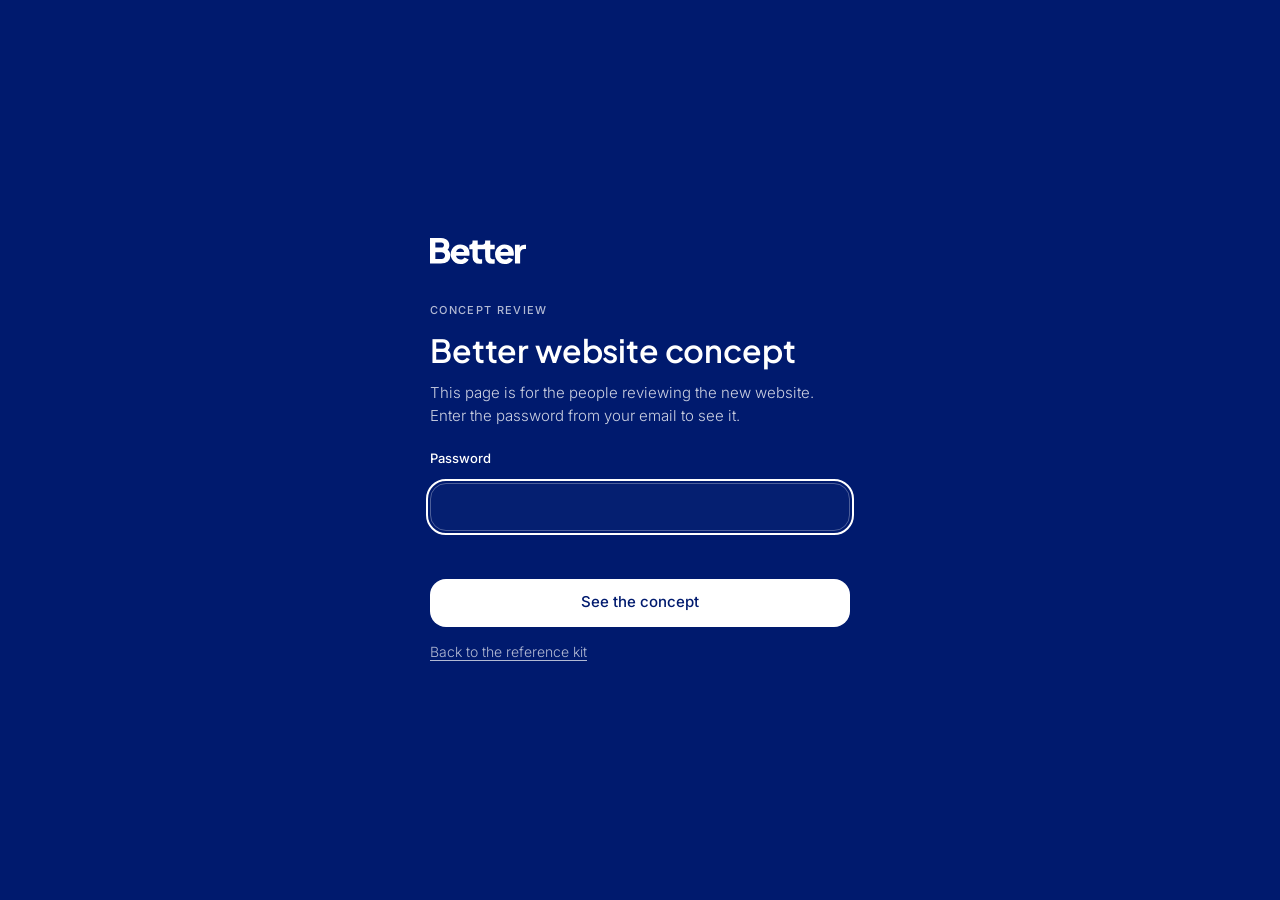
<file: concept/home.html>
<!DOCTYPE html>
<html lang="en-GB" data-accent="yellow">
<head>
<meta charset="utf-8">
<meta name="viewport" content="width=device-width, initial-scale=1, viewport-fit=cover">
<meta name="robots" content="noindex, nofollow">
<title>Better homepage</title>
<link rel="icon" href="../assets/favicon/favicon.svg" type="image/svg+xml">
<link rel="preload" href="../assets/fonts/display.woff2" as="font" type="font/woff2" crossorigin>
<link rel="preload" href="../assets/fonts/body.woff2" as="font" type="font/woff2" crossorigin>
<!-- Better homepage concept, round 2, for the Concept review tab. 24 October 2026. Draft copy: claims and figures are Better's own and need
     Better's confirmation; reviews are real Trustpilot reviews. Every section carries data-section and data-label; the header and footer are shared. -->
<script>document.documentElement.classList.add('js')</script>
<style>
/*@tokens start*/
:root{
  --n-0:#FFFFFF; --n-25:#FAFAFC; --n-50:#F2F4F8; --n-100:#E6E8F0; --n-200:#CCD1E2; --n-300:#B2BAD4;
  --n-400:#99A3C5; --n-450:#808CB6; --n-500:#6575A6; --n-600:#4D5F9A; --n-700:#33488B; --n-750:#263C84;
  --n-800:#19317C; --n-850:#132B79; --n-900:#051F71; --n-950:#001A6E; --n-990:#00124B;
  --n-950-rgb:0 26 110;
  --bad:#E5322D; --bad-bg:#FCEBEA; --bad-ink:#8E1E1A;
  --acc:#FEC459; --acc-ink:#917033; --acc-ink3:#B78D40;
  --radius:16px;
  --display:'Brand Display', Arial, Helvetica, sans-serif;
  --body:'Brand Body', Arial, Helvetica, sans-serif;
  --icons:'Brand Icons';
  --stone:#F5F6F4; --slate:#4B5852; --navy-deep:#001558;
}
@font-face{font-family:'Brand Display';font-style:normal;font-weight:200 800;font-display:swap;src:url(../assets/fonts/display.woff2) format('woff2')}
@font-face{font-family:'Brand Body';font-style:normal;font-weight:100 900;font-display:swap;src:url(../assets/fonts/body.woff2) format('woff2')}
@font-face{font-family:'Brand Icons';font-style:normal;font-weight:300;font-display:block;src:url(../assets/fonts/icons.woff2) format('woff2')}
/*@tokens end*/
/* Accent options. --acc fills, --acc-ink is 4.5:1 on white, --acc-ink3 is 3:1 on white. Text on the accent is always --n-950. */
/*@accents start*/
:root[data-accent="yellow"]{--acc:#FEC459;--acc-ink:#917033;--acc-ink3:#B78D40}
:root[data-accent="lime"]{--acc:#E2FFBA;--acc-ink:#6C7A59;--acc-ink3:#889970}
/*@accents end*/
</style>
<link rel="stylesheet" href="home.css">
<link rel="stylesheet" href="thinking.css">
<script>
/* Concept gate: opened on its own, this page sends people to the password screen first */
(()=>{try{if(window.parent===window&&localStorage.getItem('better-cr')!=='1')location.replace('../concept-review.html')}catch(_){}})();
</script>
</head>
<body>
<svg width="0" height="0" style="position:absolute" aria-hidden="true" focusable="false"><defs><symbol id="i-go" viewBox="0 0 24 24"><path d="M13.3 5.3a1 1 0 0 1 1.4 0l6 6a1 1 0 0 1 0 1.4l-6 6a1 1 0 1 1-1.4-1.4l4.3-4.3H4a1 1 0 1 1 0-2h13.6l-4.3-4.3a1 1 0 0 1 0-1.4Z" fill="currentColor"/></symbol><symbol id="i-star" viewBox="0 0 24 24"><path d="M12 2.4l2.95 6.02 6.6.86-4.86 4.55 1.24 6.55L12 17.2l-5.93 3.18 1.24-6.55L2.45 9.28l6.6-.86z" fill="currentColor"/></symbol></defs></svg>
<a class="c-skip" href="#main">Skip to content</a>
<div class="bx-site c-head" data-bx-site data-c-head data-section="header" data-label="Header" data-cr-shared>
  <header class="bx-hd">
    <a class="lg" href="#top"><img src="../assets/logo/better-primary-white.svg" alt="Better home" width="120" height="32"></a>
    <nav class="mn" aria-label="Main">
      <ul>
        <li class="has"><button type="button" class="dd" aria-expanded="false" aria-controls="c-mega">Features<span class="ms" aria-hidden="true">keyboard_arrow_down</span></button>
          <div class="mega" id="c-mega" hidden>
            <ul class="links">
              <li><a href="#products"><span class="ic"><span class="ms" aria-hidden="true">call</span></span><span><b>Phone systems</b><small>Desk, mobile and desktop</small></span></a></li>
              <li><a href="#products"><span class="ic"><span class="ms" aria-hidden="true">wifi</span></span><span><b>Business broadband</b><small>The line your calls run on</small></span></a></li>
              <li><a href="#products"><span class="ic"><span class="ms" aria-hidden="true">smartphone</span></span><span><b>Mobiles</b><small>Bundles and bolt-ons</small></span></a></li>
              <li><a href="#features"><span class="ic"><span class="ms" aria-hidden="true">mic</span></span><span><b>Call recording</b><small>Training and disputes</small></span></a></li>
              <li><a href="#features"><span class="ic"><span class="ms" aria-hidden="true">hub</span></span><span><b>CRM integration</b><small>Notes open as they call</small></span></a></li>
              <li><a href="#extras"><span class="ic"><span class="ms" aria-hidden="true">shield</span></span><span><b>Anti-fraud</b><small>Up to £10,000 a month of cover</small></span></a></li>
            </ul>
            <a class="feat" href="#features"><span class="bx-bgrid" aria-hidden="true"></span><span class="bx-ui"><span class="row"><span class="ic acc"><span class="ms" aria-hidden="true">call</span></span><span><b>Incoming call</b><small>Ringing on your mobile</small></span></span></span><b>Calls that follow you</b><span class="bx-link">See how it works<span class="ms" aria-hidden="true">arrow_forward</span></span></a>
          </div></li>
        <li><a href="#why">Why Better</a></li>
        <li><a href="#team">About</a></li>
        <li><a href="#life">Careers</a></li>
      </ul>
    </nav>
    <div class="act"><a class="tel" href="tel:03301183069"><span class="ms" aria-hidden="true">call</span><span>0330 118 3069</span></a><a class="bx-btn accent" href="#cta">Let's chat<span class="dot"><svg aria-hidden="true" focusable="false"><use href="#i-go"/></svg></span></a></div>
    <button type="button" class="burger" aria-expanded="false" aria-controls="c-mob" aria-label="Open menu"><i></i><i></i></button>
  </header>
  <div class="mob" id="c-mob" hidden>
    <ul><li style="--i:0"><a href="#products">Features</a></li><li style="--i:1"><a href="#why">Why Better</a></li><li style="--i:2"><a href="#team">About</a></li><li style="--i:3"><a href="#life">Careers</a></li></ul>
    <a class="bx-btn accent" href="#cta">Let's chat<span class="dot"><svg aria-hidden="true" focusable="false"><use href="#i-go"/></svg></span></a>
    <a class="tel" href="tel:03301183069"><span class="ms" aria-hidden="true">call</span>0330 118 3069</a>
  </div>
</div>

<main id="main">

<section class="c-sec c-hero" id="top" data-section="hero" data-label="Hero">
  <div class="bx-rhero c-rh" data-bx-in data-c-hero>
    <div class="bx-room" aria-hidden="true"><div class="scene"><div class="wall"><span class="bx-bgrid"></span></div><div class="floor"><i class="g"></i></div></div></div>
    <div class="txt" data-c-hp=".1">
      <span class="bx-chip dk live"><i></i>Business telecoms · Bournemouth</span>
      <h1 class="c-split" data-bx-split>Making business communication <span class="bx-word">Better.</span></h1>
      <p>VoIP phone systems, business broadband and mobiles for UK businesses. Installed by our engineers and looked after by our own support team.</p>
      <div class="btns"><a class="bx-btn accent" href="#cta">Let's chat<span class="dot"><svg aria-hidden="true" focusable="false"><use href="#i-go"/></svg></span></a><a class="bx-link" href="tel:03301183069">Or call 0330 118 3069<span class="ms" aria-hidden="true">arrow_forward</span></a></div>
      <span class="bx-proof c-proof"><span class="c-stars" data-c-stars aria-hidden="true"><span class="bg"></span><span class="fg"></span></span><span><b data-c-count="49" data-div="10" data-delay="1100">4.9</b> on Trustpilot · 799 reviews</span></span>
    </div>
    <div class="vis" aria-hidden="true">
      <div class="ly ly-yb" data-c-hp="-.05"><span class="yb"><span class="bx-bgrid"></span></span></div>
      <div class="ly ly-fr" data-c-hp="-.12"><div class="fr"><div class="ph"><img class="phi" src="../assets/website/photos/photo-12-800.webp" srcset="../assets/website/photos/photo-12-480.webp 480w, ../assets/website/photos/photo-12-800.webp 800w, ../assets/website/photos/photo-12.webp 1042w" sizes="(max-width:760px) 92vw, (max-width:1100px) 75vw, 700px" alt="" width="1042" height="1056" fetchpriority="high" decoding="async"></div></div></div>
      <div class="ly ly-1" data-c-hp="-.36"><div class="m m1 bx-ui" style="--i:0"><div class="row"><span class="ic acc"><span class="ms">call</span></span><div><b>Incoming call</b><small>New enquiry · answer on any device</small></div></div></div></div>
      <div class="ly ly-2" data-c-hp="-.2"><div class="m m2 bx-ui" style="--i:1"><div class="row"><span class="ic"><span class="ms">smartphone</span></span><div><b>Ringing on your mobile</b><small>Softphone app</small></div></div></div></div>
      <div class="ly ly-3" data-c-hp="-.44"><div class="m m3 bx-ui dk" style="--i:2"><div class="row"><span class="ic acc"><span class="ms">forum</span></span><div><b>WhatsApp</b><small>"Can you call me back after 3?"</small></div></div></div></div>
    </div>
  </div>
</section>

<section class="c-sec c-partners" data-section="partners" data-label="Trusted partners">
  <div class="c-wrap c-partners-in">
    <p class="c-eyebrow c-dr">Our trusted partners</p>
    <div class="c-logos" data-c-logos>
      <div class="row">
        <img src="../assets/website/logos/trim/salesforce.webp" alt="Salesforce" width="240" height="168" loading="lazy" class="sf"><img src="../assets/website/logos/trim/yealink.webp" alt="Yealink" width="207" height="44" loading="lazy"><img src="../assets/website/logos/trim/yeastar.webp" alt="Yeastar" width="146" height="44" loading="lazy"><img src="../assets/website/logos/trim/gamma.webp" alt="Gamma" width="196" height="44" loading="lazy"><img src="../assets/website/logos/trim/callswitch.webp" alt="CallSwitch" width="174" height="44" loading="lazy"><img src="../assets/website/logos/trim/hubspot.webp" alt="HubSpot" width="153" height="44" loading="lazy">
        <span class="dup" aria-hidden="true"><img src="../assets/website/logos/trim/salesforce.webp" alt="" width="240" height="168" loading="lazy" class="sf"><img src="../assets/website/logos/trim/yealink.webp" alt="" width="207" height="44" loading="lazy"><img src="../assets/website/logos/trim/yeastar.webp" alt="" width="146" height="44" loading="lazy"><img src="../assets/website/logos/trim/gamma.webp" alt="" width="196" height="44" loading="lazy"><img src="../assets/website/logos/trim/callswitch.webp" alt="" width="174" height="44" loading="lazy"><img src="../assets/website/logos/trim/hubspot.webp" alt="" width="153" height="44" loading="lazy"></span>
      </div>
    </div>
  </div>
</section>

<section class="c-sec c-intro" id="why" data-section="intro" data-label="Why Better">
  <div class="c-wrap">
    <p class="c-eyebrow c-dr">Why Better</p>
    <p class="c-lit" data-c-lit>Your phones, your broadband and your mobiles, from one provider who installs them, trains your team and picks up when you call. <span class="c-lit-acc">That's Better.</span></p>
    <div class="c-cards3" data-c-icm>
      <a class="c-pc c-hov" href="#switching" data-c-act style="--k:0">
        <span class="pic"><span class="ph"><img class="phi" src="../assets/website/photos/photo-11-800.webp" srcset="../assets/website/photos/photo-11-480.webp 480w, ../assets/website/photos/photo-11-800.webp 800w, ../assets/website/photos/photo-11-1200.webp 1200w, ../assets/website/photos/photo-11-1600.webp 1600w, ../assets/website/photos/photo-11-2000.webp 2000w, ../assets/website/photos/photo-11.webp 2400w" sizes="(max-width:760px) 97vw, (max-width:1100px) 99vw, 456px" alt="" width="2400" height="1600" loading="lazy" decoding="async"></span></span>
        <span class="body"><span class="c-ic" style="--am:bx-a-shake"><span class="ms" aria-hidden="true">build</span></span><b>Installed for you</b><span class="t">Our engineers install your phones, set up your numbers and show your team how it all works before they leave.</span><span class="bx-link">How switching works<span class="ms" aria-hidden="true">arrow_forward</span></span></span>
      </a>
      <a class="c-pc c-hov" href="#team" data-c-act style="--k:1">
        <span class="pic"><span class="ph"><img class="phi" src="../assets/website/photos/photo-8-800.webp" srcset="../assets/website/photos/photo-8-480.webp 480w, ../assets/website/photos/photo-8-800.webp 800w, ../assets/website/photos/photo-8-1200.webp 1200w, ../assets/website/photos/photo-8-1600.webp 1600w, ../assets/website/photos/photo-8-2000.webp 2000w, ../assets/website/photos/photo-8.webp 2400w" sizes="(max-width:760px) 97vw, (max-width:1100px) 99vw, 456px" alt="" width="2400" height="1600" loading="lazy" decoding="async"></span></span>
        <span class="body"><span class="c-ic" style="--am:bx-a-bob"><span class="ms" aria-hidden="true">support_agent</span></span><b>Support you can talk to</b><span class="t">Our UK-based team trains your people, on site or remotely, and picks up when you need a hand.</span><span class="bx-link">Meet the support team<span class="ms" aria-hidden="true">arrow_forward</span></span></span>
      </a>
      <a class="c-pc c-hov cut" href="#features" data-c-act style="--k:2">
        <span class="pic"><span class="bx-bgrid" aria-hidden="true"></span><img src="../assets/website/ui/ui-phone-man-m.webp" srcset="../assets/website/ui/ui-phone-man-480.webp 480w, ../assets/website/ui/ui-phone-man-m.webp 800w, ../assets/website/ui/ui-phone-man.webp 1480w" sizes="(max-width:900px) 85vw, 360px" alt="" width="800" height="587" loading="lazy" decoding="async"></span>
        <span class="body"><span class="c-ic" style="--am:bx-a-slide"><span class="ms" aria-hidden="true">devices</span></span><b>Work from anywhere</b><span class="t">Your business number on desk phones, mobiles and laptops, so calls find you in the office, at home or on the road.</span><span class="bx-link">See the app<span class="ms" aria-hidden="true">arrow_forward</span></span></span>
      </a>
    </div>
  </div>
</section>

<section class="c-sec c-switchsec" id="switch" data-section="switch" data-label="Today and with Better">
  <div class="c-swpin" data-c-swauto>
    <div class="c-swin c-wrap">
      <div class="c-sw" data-bx-sw3 style="--ox:12%;--oy:14%">
        <div class="l">
          <div class="tg"><span class="t0">Today</span><button type="button" class="bx-switch" role="switch" aria-checked="false" aria-label="Switch to Better" data-sw></button><span class="t1">With Better</span></div>
          <div class="st hd"><h2 class="a">Your phones, as they are today.</h2><h2 class="b">Your phones, made <span class="bx-word">Better.</span></h2></div>
          <div class="st"><ul class="a"><li><span class="ms" aria-hidden="true">remove</span>One desk phone per person</li><li><span class="ms" aria-hidden="true">remove</span>Calls ring out when you're away from your desk</li><li><span class="ms" aria-hidden="true">remove</span>Customer notes in another window</li><li><span class="ms" aria-hidden="true">remove</span>Hold time that's wasted time</li></ul>
            <ul class="b"><li style="--i:0"><span class="ms" aria-hidden="true">check_circle</span>Calls on desk, mobile and laptop</li><li style="--i:1"><span class="ms" aria-hidden="true">check_circle</span>Calls follow you through the app</li><li style="--i:2"><span class="ms" aria-hidden="true">check_circle</span>Customer notes open as they call</li><li style="--i:3"><span class="ms" aria-hidden="true">check_circle</span>Hold time that informs and sells</li></ul></div>
          <a class="bx-btn" href="#setup">Build your setup<span class="dot"><svg aria-hidden="true" focusable="false"><use href="#i-go"/></svg></span></a>
        </div>
        <div class="r">
          <div class="pic"><div class="ph"><img class="phi" src="../assets/website/photos/photo-9-800.webp" srcset="../assets/website/photos/photo-9-480.webp 480w, ../assets/website/photos/photo-9-800.webp 800w, ../assets/website/photos/photo-9-1200.webp 1200w, ../assets/website/photos/photo-9-1600.webp 1600w, ../assets/website/photos/photo-9-2000.webp 2000w, ../assets/website/photos/photo-9.webp 2400w" sizes="(max-width:760px) 84vw, (max-width:1100px) 91vw, 972px" alt="" width="2400" height="1600" loading="lazy" decoding="async"></div></div>
          <div class="st ui"><div class="a bx-ui"><div class="row"><span class="ic"><span class="ms" aria-hidden="true">call_end</span></span><div><b>Missed call</b><small>New enquiry · while you were out</small></div></div></div><div class="b bx-ui"><div class="row"><span class="ic acc"><span class="ms" aria-hidden="true">phone_in_talk</span></span><div><b>Answered on your mobile</b><small>Customer notes opened</small></div></div></div></div>
        </div>
      </div>
    </div>
  </div>
</section>

<section class="c-sec c-feat" id="features" data-section="features" data-label="Better everything">
  <div class="c-wrap">
    <div class="c-headrow"><h2 class="c-h2 c-split" data-bx-split>Say hello to Better <span class="bx-uline">everything.</span></h2><p class="c-dr">Four tools that come with your phone system, and what each one does for your team.</p></div>
    <div class="c-stack" data-c-stack>
      <article class="fc fc-navy" style="--k:0">
        <div class="tx c-drop"><span class="no">01 <i>/ 04</i></span><span class="bx-chip dk"><i></i>Softphone app</span><h3>Your business line, <span class="bx-uline">on any device.</span></h3><p>Turn a laptop or mobile into a working phone line in a few clicks, with group calls, messaging and file sharing built in.</p><ul class="ticks"><li>See who's free before you transfer</li><li>Group calls and team chat</li><li>Mac, Windows, iPhone and Android</li></ul><a class="bx-link" href="#cta">Get the app with your system<span class="ms" aria-hidden="true">arrow_forward</span></a></div>
        <div class="vi"><div class="fr"><img src="../assets/website/ui/ui-app.webp" srcset="../assets/website/ui/ui-app-m.webp 800w, ../assets/website/ui/ui-app.webp 1200w" sizes="(max-width:760px) 90vw, 46vw" alt="The Better softphone app showing the team directory on a mobile" width="1200" height="1080" loading="lazy"></div><div class="fl bx-ui"><div class="row"><span class="ic acc"><span class="ms" aria-hidden="true">group</span></span><div><b>3 people free</b><small>Sales team</small></div></div></div></div>
      </article>
      <article class="fc fc-acc" style="--k:1">
        <div class="tx c-drop"><span class="no">02 <i>/ 04</i></span><span class="bx-chip"><i></i>CRM integration</span><h3>Know who's calling before you answer.</h3><p>Your customer's file and notes open as the call comes in, so whoever picks up starts where the last conversation left off.</p><ul class="ticks"><li>Works with HubSpot, Salesforce and Zoho</li><li>Click to call from the customer record</li><li>Every call logged against the contact</li></ul><a class="bx-link" href="#cta">Connect your CRM<span class="ms" aria-hidden="true">arrow_forward</span></a></div>
        <div class="vi"><div class="fr"><img src="../assets/website/ui/ui-crm.webp" srcset="../assets/website/ui/ui-crm-m.webp 800w, ../assets/website/ui/ui-crm.webp 1200w" sizes="(max-width:760px) 90vw, 46vw" alt="A customer record opening in the CRM as their call comes in" width="1200" height="1080" loading="lazy"></div><div class="fl bx-ui dk"><div class="row"><span class="ic acc"><span class="ms" aria-hidden="true">person</span></span><div><b>Notes opened</b><small>Last call: Tuesday, 2:40pm</small></div></div></div></div>
      </article>
      <article class="fc fc-stone" style="--k:2">
        <div class="tx c-drop"><span class="no">03 <i>/ 04</i></span><span class="bx-chip"><i></i>Call recording and reporting</span><h3>Turn every call into <span class="bx-blk">something useful.</span></h3><p>Train with real calls, settle disputes with a clear record and see when calls come in, who answers and which ones were missed.</p><ul class="ticks"><li>Recordings stored securely in the cloud</li><li>Supports PCI compliance for card payments</li><li>Missed-call and campaign reports</li></ul><a class="bx-link" href="#cta">See the reports<span class="ms" aria-hidden="true">arrow_forward</span></a></div>
        <div class="vi"><div class="fr"><img src="../assets/website/ui/ui-desktop.webp" srcset="../assets/website/ui/ui-desktop-m.webp 800w, ../assets/website/ui/ui-desktop.webp 1200w" sizes="(max-width:760px) 90vw, 46vw" alt="The desktop call dashboard with live calls and recording controls" width="1200" height="1080" loading="lazy"></div><div class="fl bx-ui"><div class="row"><span class="ic"><span class="ms" aria-hidden="true">mic</span></span><div><b>Recording saved</b><small>4 min 12 sec · in the cloud</small></div></div></div></div>
      </article>
      <article class="fc fc-navy" style="--k:3">
        <div class="tx c-drop"><span class="no">04 <i>/ 04</i></span><span class="bx-chip dk"><i></i>On-hold marketing</span><h3>Make hold time <span class="bx-uline">count.</span></h3><p>Custom messages and music while callers wait, seasonal offers that change on schedule and an auto-attendant that sends every caller to the right person.</p><ul class="ticks"><li>Your own messages and music</li><li>Press 1 for sales, 2 for support</li><li>Change it for Christmas or a promotion</li></ul><a class="bx-link" href="#cta">Hear what's possible<span class="ms" aria-hidden="true">arrow_forward</span></a></div>
        <div class="vi"><div class="fr"><img src="../assets/website/ui/ui-onhold.webp" srcset="../assets/website/ui/ui-onhold-m.webp 800w, ../assets/website/ui/ui-onhold.webp 1200w" sizes="(max-width:760px) 90vw, 46vw" alt="An auto-attendant routing an incoming call to sales, operations or billing" width="1200" height="1080" loading="lazy"></div><div class="fl bx-ui"><div class="row"><span class="ic acc"><span class="ms" aria-hidden="true">music_note</span></span><div><b>Now playing</b><small>Your spring offer message</small></div></div></div></div>
      </article>
    </div>
  </div>
</section>

<section class="c-sec c-products" id="products" data-section="products" data-label="Products">
  <div class="c-wrap">
    <div class="c-headrow"><h2 class="c-h2 c-split" data-bx-split>Everything your calls <span class="bx-blk">run on.</span></h2><a class="bx-btn ghost c-dr" href="#setup">Build your setup<span class="dot"><svg aria-hidden="true" focusable="false"><use href="#i-go"/></svg></span></a></div>
    <div class="bx-c78 c-prod" data-bx-c78 data-c-icm>
      <a href="#setup" class="c-hov" data-c-act><span class="c-ic" style="--am:bx-a-shake"><span class="ms" aria-hidden="true">call</span></span><b>Phone systems</b><small>VoIP desk phones, mobile and desktop apps, all on one business number.</small><span class="pic cut"><span class="bx-bgrid" aria-hidden="true"></span><img src="../assets/website/ui/ui-handset-m.webp" alt="" width="800" height="517" loading="lazy"></span><span class="go"><span class="ms" aria-hidden="true">arrow_forward</span></span></a>
      <a href="#setup" class="c-hov" data-c-act><span class="c-ic" style="--am:bx-a-blink"><span class="ms" aria-hidden="true">wifi</span></span><b>Business broadband</b><small>The connection your calls and your office run on, set up alongside your phones.</small><span class="pic"><span class="ph"><img class="phi" src="../assets/website/photos/photo-10-800.webp" srcset="../assets/website/photos/photo-10-480.webp 480w, ../assets/website/photos/photo-10-800.webp 800w, ../assets/website/photos/photo-10.webp 922w" sizes="(max-width:760px) 97vw, (max-width:1100px) 32vw, 409px" alt="" width="922" height="924" loading="lazy" decoding="async"></span></span><span class="go"><span class="ms" aria-hidden="true">arrow_forward</span></span></a>
      <a href="#setup" class="c-hov" data-c-act><span class="c-ic" style="--am:bx-a-bob"><span class="ms" aria-hidden="true">smartphone</span></span><b>Mobiles</b><small>Business mobiles for the whole team, with bundles and bolt-ons that fit how you work.</small><span class="pic cut"><span class="bx-bgrid" aria-hidden="true"></span><img src="../assets/website/ui/ui-phone-man-m.webp" srcset="../assets/website/ui/ui-phone-man-480.webp 480w, ../assets/website/ui/ui-phone-man-m.webp 800w, ../assets/website/ui/ui-phone-man.webp 1480w" sizes="(max-width:760px) 80vw, 340px" alt="" width="800" height="587" loading="lazy" decoding="async"></span><span class="go"><span class="ms" aria-hidden="true">arrow_forward</span></span></a>
    </div>
  </div>
</section>

<section class="c-sec c-extras" id="extras" data-section="extras" data-label="More features" data-c-spot>
  <span class="bx-bgrid base" aria-hidden="true"></span><span class="bx-bgrid lit" aria-hidden="true"></span>
  <div class="c-wrap">
    <div class="c-exhead">
      <div class="c-drop"><h2 class="c-h2 c-split" data-bx-split>And the tools <span class="bx-word">around them.</span></h2><p>Every Better system can come with these. Pick the ones that fit, and add more as you grow.</p><a class="bx-btn accent" href="#setup">Pick what you need<span class="dot"><svg aria-hidden="true" focusable="false"><use href="#i-go"/></svg></span></a></div>
      <div class="bx-orbit c-orbit" data-c-orbit aria-hidden="true"><span class="ring"></span><span class="ring r2"></span><div class="hub"><img src="../assets/logo/better-favicon-white.svg" alt="" width="88" height="74"></div>
        <div class="rot"><span class="it" style="--a:0deg"><span><span class="ms">call</span></span></span><span class="it" style="--a:60deg"><span><span class="ms">mic</span></span></span><span class="it" style="--a:120deg"><span><span class="ms">bar_chart</span></span></span><span class="it" style="--a:180deg"><span><span class="ms">hub</span></span></span><span class="it" style="--a:240deg"><span><span class="ms">devices</span></span></span><span class="it" style="--a:300deg"><span><span class="ms">wifi</span></span></span></div></div>
    </div>
    <div class="bx-glows c-glows" data-bx-glows data-c-icm>
      <a class="bx-glow c-hov" href="#cta" data-c-act><span class="in2"><span class="c-ic" style="--am:bx-a-grow"><span class="ms" aria-hidden="true">bar_chart</span></span><h3>Call reporting</h3><p>Real-time stats on every call, including missed and unreturned calls, sent to you automatically.</p></span></a>
      <a class="bx-glow c-hov" href="#cta" data-c-act><span class="in2"><span class="c-ic" style="--am:bx-a-bob"><span class="ms" aria-hidden="true">forum</span></span><h3>WhatsApp integration</h3><p>Reply to customers on WhatsApp from the same place you take their calls.</p></span></a>
      <a class="bx-glow c-hov" href="#cta" data-c-act><span class="in2"><span class="c-ic" style="--am:bx-a-pop"><span class="ms" aria-hidden="true">shield</span></span><h3>Anti-fraud protection</h3><p>Cover against fraudulent calls on your system, up to £10,000 a month.</p></span></a>
      <a class="bx-glow c-hov" href="#cta" data-c-act><span class="in2"><span class="c-ic" style="--am:bx-a-slide"><span class="ms" aria-hidden="true">public</span></span><h3>International calls</h3><p>Call customers and suppliers abroad over VoIP, on the same system.</p></span></a>
      <a class="bx-glow c-hov" href="#cta" data-c-act><span class="in2"><span class="c-ic" style="--am:bx-a-pulse"><span class="ms" aria-hidden="true">call_received</span></span><h3>Inbound numbers</h3><p>Numbers your customers call, routed to whoever needs to answer them.</p></span></a>
      <a class="bx-glow c-hov" href="#cta" data-c-act><span class="in2"><span class="c-ic" style="--am:bx-a-tilt"><span class="ms" aria-hidden="true">flight_takeoff</span></span><h3>Business traveller</h3><p>Stay reachable on your business number when you're working abroad.</p></span></a>
    </div>
  </div>
</section>

<section class="c-sec c-board" data-section="statement" data-label="Statement">
  <div class="c-wrap c-brd" data-c-board>
    <p class="c-eyebrow"><span class="dot" aria-hidden="true"></span>Now connecting</p>
    <p class="l1"><span class="cw" style="--k:0">Calls.</span> <span class="cw" style="--k:1">Broadband.</span> <span class="cw" style="--k:2">Mobiles.</span> <span class="cw" style="--k:3">Support.</span></p>
    <p class="l2"><span class="w2">All made</span> <span class="mk">Better.</span></p>
  </div>
</section>

<section class="c-sec c-reviews" id="reviews" data-section="reviews" data-label="Reviews">
  <div class="c-wrap c-revhead">
    <div class="c-score" data-c-score>
      <span class="bx-bgrid" aria-hidden="true"></span>
      <span class="num"><span data-c-count="49" data-div="10">4.9</span></span>
      <span class="c-stars big" data-c-stars aria-hidden="true"><span class="bg"></span><span class="fg"></span></span>
      <small><b>Excellent</b> on Trustpilot · 799 reviews · 24 October 2026</small>
    </div>
    <div class="c-drop"><h2 class="c-h2 c-split" data-bx-split>Rated by the businesses <span class="bx-uline">we look after.</span></h2><p>Most of our reviews name the engineer who installed the system. Here's what people said this month.</p><a class="bx-btn" href="#reviews">Read all 799 reviews<span class="dot"><svg aria-hidden="true" focusable="false"><use href="#i-go"/></svg></span></a></div>
  </div>
  <div class="c-revrows" data-c-revrows>
    <div class="row">
      <figure class="rc"><span class="c-st5" aria-hidden="true"></span><span class="sr">5 stars</span><blockquote>"Quick and easy, well explained great service from Richard!"</blockquote><figcaption><b>Emma Laughton</b>19 October 2026</figcaption></figure>
      <figure class="rc acc"><span class="c-st5" aria-hidden="true"></span><span class="sr">5 stars</span><blockquote>"Allan was extremely helpful today and explained how to use the new system clearly and simply, making it easy to understand."</blockquote><figcaption><b>Coral</b>15 October 2026</figcaption></figure>
      <figure class="rc"><span class="c-st5" aria-hidden="true"></span><span class="sr">5 stars</span><blockquote>"We received a smooth and professional installation of our new phone system by Tom, without causing any disruption to our business."</blockquote><figcaption><b>Matt Tickle</b>15 October 2026</figcaption></figure>
      <figure class="rc dk"><span class="c-st5" aria-hidden="true"></span><span class="sr">5 stars</span><blockquote>"Lee was great took time to answer questions and explained the system really well."</blockquote><figcaption><b>Kelly</b>15 October 2026</figcaption></figure>
      <figure class="rc"><span class="c-st5" aria-hidden="true"></span><span class="sr">5 stars</span><blockquote>"Tom was amazing during today's install. Everything was done with ease and everything was explained along the way! Thank you"</blockquote><figcaption><b>Dale Wild</b>21 July 2026</figcaption></figure>
      <figure class="rc acc"><span class="c-st5" aria-hidden="true"></span><span class="sr">5 stars</span><blockquote>"Excellent service From Richard. Explained everything well"</blockquote><figcaption><b>Richard Wood</b>20 October 2026</figcaption></figure>
    </div>
    <div class="row r2">
      <figure class="rc dk"><span class="c-st5" aria-hidden="true"></span><span class="sr">5 stars</span><blockquote>"Allan was fantastic today setting up our phones, explaining everything clearly, such a helpful and pleasant chap"</blockquote><figcaption><b>Suffolk Rider Training</b>21 October 2026</figcaption></figure>
      <figure class="rc"><span class="c-st5" aria-hidden="true"></span><span class="sr">5 stars</span><blockquote>"Tom was brilliant installing our new telephones."</blockquote><figcaption><b>Graham Tottle</b>14 October 2026</figcaption></figure>
      <figure class="rc acc"><span class="c-st5" aria-hidden="true"></span><span class="sr">5 stars</span><blockquote>"Tom was great setting up our phones and going through everything, he was really helpful explaining to my non tech savvy self"</blockquote><figcaption><b>Laura-Ann Paul</b>15 October 2026</figcaption></figure>
      <figure class="rc"><span class="c-st5" aria-hidden="true"></span><span class="sr">5 stars</span><blockquote>"Lee was great from start to finish."</blockquote><figcaption><b>DS</b>15 October 2026</figcaption></figure>
      <figure class="rc dk"><span class="c-st5" aria-hidden="true"></span><span class="sr">5 stars</span><blockquote>"Tom made the installation process very simple and quick without causing any business disruptions…"</blockquote><figcaption><b>Toyah Wood</b>16 October 2026</figcaption></figure>
      <figure class="rc"><span class="c-st5" aria-hidden="true"></span><span class="sr">5 stars</span><blockquote>"Tom was amazing, really helpful and thorough."</blockquote><figcaption><b>Becky</b>15 October 2026</figcaption></figure>
    </div>
  </div>
</section>

<section class="c-sec c-figures" data-section="figures" data-label="Figures">
  <div class="c-wrap">
    <div class="bx-figs c-figs" data-c-icm>
      <span class="bx-bgrid ambient" aria-hidden="true" style="color:var(--n-0)"></span>
      <div class="bx-fig"><span class="c-ic" style="--am:bx-a-blink"><span class="ms" aria-hidden="true">wifi</span></span><span class="num"><span data-c-count="9998" data-div="100">99.98</span>%</span><p>Connection uptime</p></div>
      <div class="bx-fig"><span class="c-ic" style="--am:bx-a-pop"><span class="ms" aria-hidden="true">timer</span></span><span class="num"><span data-c-count="14">14</span> min</span><p>Average time to resolve a support ticket</p></div>
      <div class="bx-fig"><span class="c-ic" style="--am:bx-a-shake"><span class="ms" aria-hidden="true">call</span></span><span class="num"><span data-c-count="500000" data-fmt="comma">500,000</span>+</span><p>Minutes of calls carried every month</p></div>
      <div class="bx-fig"><span class="c-ic" style="--am:bx-a-bob"><span class="ms" aria-hidden="true">storefront</span></span><span class="num"><span data-c-count="750">750</span>+</span><p>UK businesses that trust Better</p></div>
    </div>
  </div>
</section>

<section class="c-sec c-team" id="team" data-section="team" data-label="Our team">
  <div class="c-wrap">
    <div class="bx-tis" data-bx-split2>
      <div class="vis"><div class="ph-w wipe" data-sp="-.06"><div class="ph"><img class="phi" src="../assets/website/photos/photo-7-800.webp" srcset="../assets/website/photos/photo-7-480.webp 480w, ../assets/website/photos/photo-7-800.webp 800w, ../assets/website/photos/photo-7.webp 1200w" sizes="(max-width:760px) 85vw, (max-width:1100px) 41vw, 512px" alt="" width="1200" height="1600" loading="lazy" decoding="async"></div></div><div class="pm" data-sp=".1"><div class="bx-ui"><div class="row"><span class="ic acc"><span class="ms" aria-hidden="true">task_alt</span></span><div><b>Ticket resolved</b><small>New handset set up · 11:42am</small></div></div></div></div><div class="pm pm2" data-sp=".18"><div class="bx-ui dk"><div class="row"><span class="ic acc"><span class="ms" aria-hidden="true">support_agent</span></span><div><b>Support picked up</b><small>Bournemouth office</small></div></div></div></div><span class="blk" aria-hidden="true" data-sp=".03"></span></div>
      <div class="txt"><span class="bx-chip"><i></i>About Better</span><h2>Support that knows <span class="bx-blk">your setup.</span></h2><p>When something's not right, you talk to our own team in Bournemouth. They can see how your system is set up, so you never have to explain it twice.</p><a class="bx-link" href="#team">About us<span class="ms" aria-hidden="true">arrow_forward</span></a></div>
    </div>
  </div>
  <div class="c-wrap c-life flip" id="life">
    <div class="bx-fan c-fan" data-bx-fan data-c-act><button type="button" aria-label="The Better team: shuffle the photos"><span class="card" style="--k:0"><span class="ph"><img class="phi" src="../assets/website/photos/photo-5-800.webp" srcset="../assets/website/photos/photo-5-480.webp 480w, ../assets/website/photos/photo-5-800.webp 800w, ../assets/website/photos/photo-5-1200.webp 1200w, ../assets/website/photos/photo-5-1600.webp 1600w, ../assets/website/photos/photo-5.webp 1716w" sizes="(max-width:760px) 68vw, (max-width:1100px) 47vw, 364px" alt="" width="1716" height="1908" loading="lazy" decoding="async"></span></span><span class="card" style="--k:1"><span class="ph"><img class="phi" src="../assets/website/photos/photo-4-800.webp" srcset="../assets/website/photos/photo-4-480.webp 480w, ../assets/website/photos/photo-4-800.webp 800w, ../assets/website/photos/photo-4-1200.webp 1200w, ../assets/website/photos/photo-4-1600.webp 1600w, ../assets/website/photos/photo-4.webp 1664w" sizes="(max-width:760px) 100vw, (max-width:1100px) 70vw, 540px" alt="" width="1664" height="1248" loading="lazy" decoding="async"></span></span><span class="card" style="--k:2"><span class="ph"><img class="phi" src="../assets/website/photos/photo-6-800.webp" srcset="../assets/website/photos/photo-6-480.webp 480w, ../assets/website/photos/photo-6-800.webp 800w, ../assets/website/photos/photo-6-1200.webp 1200w, ../assets/website/photos/photo-6.webp 1600w" sizes="(max-width:760px) 100vw, (max-width:1100px) 70vw, 540px" alt="" width="1600" height="1200" loading="lazy" decoding="async"></span></span><span class="card" style="--k:3"><span class="ph"><img class="phi" src="../assets/website/photos/photo-3-800.webp" srcset="../assets/website/photos/photo-3-480.webp 480w, ../assets/website/photos/photo-3-800.webp 800w, ../assets/website/photos/photo-3-1200.webp 1200w, ../assets/website/photos/photo-3.webp 1600w" sizes="(max-width:760px) 100vw, (max-width:1100px) 70vw, 540px" alt="" width="1600" height="1200" loading="lazy" decoding="async"></span><span class="tag bx-chip"><i></i>The Better team</span></span></button></div>
    <div class="c-drop"><p class="c-eyebrow">Life at Better</p><h2 class="c-h2">The team <span class="bx-uline">behind it.</span></h2><p>Sales, engineers and support under one roof in Bournemouth, a few minutes from the beach. Early finish on Fridays and your birthday off.</p><a class="bx-btn accent" href="#life">See our open roles<span class="dot"><svg aria-hidden="true" focusable="false"><use href="#i-go"/></svg></span></a></div>
  </div>
  <div class="bx-strip2" data-bx-strip2><div class="row" aria-hidden="true"><div class="ph"><img class="phi" src="../assets/website/photos/photo-1-800.webp" srcset="../assets/website/photos/photo-1-480.webp 480w, ../assets/website/photos/photo-1-800.webp 800w, ../assets/website/photos/photo-1-1200.webp 1200w, ../assets/website/photos/photo-1-1600.webp 1600w, ../assets/website/photos/photo-1-2000.webp 2000w, ../assets/website/photos/photo-1.webp 2400w" sizes="(max-width:760px) 113vw, (max-width:1100px) 57vw, 643px" alt="" width="2400" height="1533" loading="lazy" decoding="async"></div><div class="ph"><img class="phi" src="../assets/website/photos/photo-3-800.webp" srcset="../assets/website/photos/photo-3-480.webp 480w, ../assets/website/photos/photo-3-800.webp 800w, ../assets/website/photos/photo-3-1200.webp 1200w, ../assets/website/photos/photo-3.webp 1600w" sizes="(max-width:760px) 69vw, (max-width:1100px) 35vw, 394px" alt="" width="1600" height="1200" loading="lazy" decoding="async"></div><div class="ph"><img class="phi" src="../assets/website/photos/photo-10-800.webp" srcset="../assets/website/photos/photo-10-480.webp 480w, ../assets/website/photos/photo-10-800.webp 800w, ../assets/website/photos/photo-10.webp 922w" sizes="(max-width:760px) 72vw, (max-width:1100px) 36vw, 409px" alt="" width="922" height="924" loading="lazy" decoding="async"></div><div class="ph"><img class="phi" src="../assets/website/photos/photo-4-800.webp" srcset="../assets/website/photos/photo-4-480.webp 480w, ../assets/website/photos/photo-4-800.webp 800w, ../assets/website/photos/photo-4-1200.webp 1200w, ../assets/website/photos/photo-4-1600.webp 1600w, ../assets/website/photos/photo-4.webp 1664w" sizes="(max-width:760px) 69vw, (max-width:1100px) 35vw, 394px" alt="" width="1664" height="1248" loading="lazy" decoding="async"></div><div class="ph"><img class="phi" src="../assets/website/photos/photo-8-800.webp" srcset="../assets/website/photos/photo-8-480.webp 480w, ../assets/website/photos/photo-8-800.webp 800w, ../assets/website/photos/photo-8-1200.webp 1200w, ../assets/website/photos/photo-8-1600.webp 1600w, ../assets/website/photos/photo-8-2000.webp 2000w, ../assets/website/photos/photo-8.webp 2400w" sizes="(max-width:760px) 108vw, (max-width:1100px) 55vw, 616px" alt="" width="2400" height="1600" loading="lazy" decoding="async"></div><div class="ph"><img class="phi" src="../assets/website/photos/photo-2-800.webp" srcset="../assets/website/photos/photo-2-480.webp 480w, ../assets/website/photos/photo-2-800.webp 800w, ../assets/website/photos/photo-2-1200.webp 1200w, ../assets/website/photos/photo-2-1600.webp 1600w, ../assets/website/photos/photo-2.webp 1920w" sizes="(max-width:760px) 78vw, (max-width:1100px) 40vw, 444px" alt="" width="1920" height="1280" loading="lazy" decoding="async"></div><div class="ph"><img class="phi" src="../assets/website/photos/photo-6-800.webp" srcset="../assets/website/photos/photo-6-480.webp 480w, ../assets/website/photos/photo-6-800.webp 800w, ../assets/website/photos/photo-6-1200.webp 1200w, ../assets/website/photos/photo-6.webp 1600w" sizes="(max-width:760px) 96vw, (max-width:1100px) 49vw, 548px" alt="" width="1600" height="1200" loading="lazy" decoding="async"></div></div></div>
</section>

<section class="c-sec c-switching" id="switching" data-section="switching" data-label="How switching works" data-c-expand>
  <span class="navy" aria-hidden="true"><span class="bx-bgrid"></span></span><span class="fl" aria-hidden="true"><span class="bx-bgrid"></span></span>
  <div class="bx-hsteps" data-bx-hsteps><div class="pin">
    <span class="pfl" aria-hidden="true"><span class="bx-bgrid"></span></span>
    <div class="hd c-swihead c-drop"><p class="c-eyebrow">How switching works</p><h2 class="c-h2 c-split" data-bx-split>Switching to Better, <span class="bx-blk">step by step.</span></h2><p>Four steps from the first chat to your team taking calls on Better.</p></div>
    <div class="trk"><span class="line" aria-hidden="true"><i></i></span>
      <div class="st" style="--i:0"><span class="n">1</span><span class="c-ic" style="--am:bx-a-bob"><span class="ms" aria-hidden="true">forum</span></span><b>Let's chat</b><p>Tell us how your business takes calls today and what isn't working.</p></div>
      <div class="st" style="--i:1"><span class="n">2</span><span class="c-ic" style="--am:bx-a-slide"><span class="ms" aria-hidden="true">devices</span></span><b>Demo and quote</b><p>A specialist shows you the system and quotes for your business, with everything in writing.</p></div>
      <div class="st" style="--i:2"><span class="n">3</span><span class="c-ic" style="--am:bx-a-tilt"><span class="ms" aria-hidden="true">headset_mic</span></span><b>Install and training</b><p>Our engineers set it up and train your team, on site or remotely.</p></div>
      <div class="st" style="--i:3"><span class="n">4</span><span class="c-ic" style="--am:bx-a-pulse"><span class="ms" aria-hidden="true">support_agent</span></span><b>UK support</b><p>Our UK-based team is on hand from the day you go live.</p></div>
      <div class="st end" style="--i:4"><span class="n"><span class="ms" aria-hidden="true">check</span><i class="pr"></i><i class="pr"></i><i class="pr"></i></span><b>You're on <span class="bx-word">Better.</span></b><p>Your phones, your numbers and your team, all on Better.</p><a class="bx-btn accent" href="#cta">Start with a chat<span class="dot"><svg aria-hidden="true" focusable="false"><use href="#i-go"/></svg></span></a></div>
    </div></div></div>
</section>

<section class="c-sec c-setup" id="setup" data-section="setup" data-label="Build your setup">
  <div class="c-bpin" data-c-build>
    <div class="c-bin c-wrap">
      <div class="c-headrow"><h2 class="c-h2 c-split" data-bx-split>What would make your calls <span class="bx-blk">Better?</span></h2><p class="c-dr">Everything Better can set up for you. Keep what you need and we'll come to the call ready to talk about it.</p></div>
      <div class="bx-build" data-bx-build>
        <div class="c-rail" aria-hidden="true"><span class="ln"><i></i></span><span class="nd" style="--i:0"><span class="ms">call</span></span><span class="nd" style="--i:1"><span class="ms">wifi</span></span><span class="nd" style="--i:2"><span class="ms">smartphone</span></span><span class="nd" style="--i:3"><span class="ms">mic</span></span><span class="nd" style="--i:4"><span class="ms">hub</span></span><span class="nd" style="--i:5"><span class="ms">music_note</span></span></div>
        <div class="grid">
          <div class="bc" data-bx-sw3><span class="ic c-ic" style="--am:bx-a-shake"><span class="ms" aria-hidden="true">call</span></span><b>Phone system</b><span class="st"><small class="a">Add to your setup</small><small class="b">Added</small></span><button type="button" class="bx-switch" role="switch" aria-checked="false" aria-label="Add phone system" data-sw></button></div>
          <div class="bc" data-bx-sw3><span class="ic c-ic" style="--am:bx-a-blink"><span class="ms" aria-hidden="true">wifi</span></span><b>Business broadband</b><span class="st"><small class="a">Add to your setup</small><small class="b">Added</small></span><button type="button" class="bx-switch" role="switch" aria-checked="false" aria-label="Add business broadband" data-sw></button></div>
          <div class="bc" data-bx-sw3><span class="ic c-ic" style="--am:bx-a-bob"><span class="ms" aria-hidden="true">smartphone</span></span><b>Mobiles</b><span class="st"><small class="a">Add to your setup</small><small class="b">Added</small></span><button type="button" class="bx-switch" role="switch" aria-checked="false" aria-label="Add mobiles" data-sw></button></div>
          <div class="bc" data-bx-sw3><span class="ic c-ic" style="--am:bx-a-pulse"><span class="ms" aria-hidden="true">mic</span></span><b>Call recording</b><span class="st"><small class="a">Add to your setup</small><small class="b">Added</small></span><button type="button" class="bx-switch" role="switch" aria-checked="false" aria-label="Add call recording" data-sw></button></div>
          <div class="bc" data-bx-sw3><span class="ic c-ic" style="--am:bx-a-slide"><span class="ms" aria-hidden="true">hub</span></span><b>CRM integration</b><span class="st"><small class="a">Add to your setup</small><small class="b">Added</small></span><button type="button" class="bx-switch" role="switch" aria-checked="false" aria-label="Add CRM integration" data-sw></button></div>
          <div class="bc" data-bx-sw3><span class="ic c-ic" style="--am:bx-a-pop"><span class="ms" aria-hidden="true">music_note</span></span><b>On-hold marketing</b><span class="st"><small class="a">Add to your setup</small><small class="b">Added</small></span><button type="button" class="bx-switch" role="switch" aria-checked="false" aria-label="Add on-hold marketing" data-sw></button></div>
        </div>
        <div class="bar"><span class="cnt" aria-hidden="true"><b data-cnt>0</b>/6</span><p aria-live="polite" data-sum>Your setup starts here.</p><a class="bx-btn accent" href="#cta">Chat about my setup<span class="dot"><svg aria-hidden="true" focusable="false"><use href="#i-go"/></svg></span></a></div>
      </div>
    </div>
  </div>
</section>

<section class="c-sec c-callsec" id="cta" data-section="cta" data-label="Answer the call">
  <div class="c-wrap">
    <div class="c-call" data-c-call>
      <span class="bx-bgrid" aria-hidden="true"></span>
      <div class="txt c-drop">
        <span class="bx-chip dk live"><i></i>Lines open</span>
        <h2 class="c-split" data-bx-split>Go on, <span class="bx-word">pick up.</span></h2>
        <p>Better is calling. Answer to pick a time for a quick chat, or decline and call us whenever suits you.</p>
        <a class="bx-link" href="tel:03301183069">Or call 0330 118 3069 now<span class="ms" aria-hidden="true">arrow_forward</span></a>
      </div>
      <div class="vis">
        <div class="pic cut" aria-hidden="true"><span class="bx-bgrid"></span><img src="../assets/website/ui/ui-cutout.webp" srcset="../assets/website/ui/ui-cutout-m.webp 800w, ../assets/website/ui/ui-cutout.webp 823w" sizes="(max-width:900px) 80vw, 40vw" alt="" width="823" height="813" loading="lazy"></div>
        <span class="rings" aria-hidden="true"><i></i><i></i><i></i></span>
        <div class="card" role="group" aria-label="Call from Better">
          <p class="sr" aria-live="polite" data-call-live></p>
          <div class="s s-ring">
            <div class="who"><span class="av"><img src="../assets/logo/better-favicon-white.svg" alt="" width="22" height="19"></span><span><b>Better</b><small>0330 118 3069 · Incoming call</small></span></div>
            <div class="acts"><button type="button" class="no" data-call="no"><span class="ms" aria-hidden="true">call_end</span>Decline</button><button type="button" class="yes" data-call="yes"><span class="ms" aria-hidden="true">call</span>Answer</button></div>
          </div>
          <div class="s s-on" hidden>
            <div class="who"><span class="av"><img src="../assets/logo/better-favicon-white.svg" alt="" width="22" height="19"></span><span><b>Better</b><small><span class="dotlive" aria-hidden="true"></span>Connected · <span data-call-t>00:00</span></small></span><span class="bx-wave c-wave" aria-hidden="true"></span></div>
            <p class="bub">Hi, it's the Better team. When's good for a quick chat?</p>
            <div class="pick" role="radiogroup" aria-label="Day"><button type="button" role="radio" aria-checked="false" data-day="today">Today</button><button type="button" role="radio" aria-checked="false" data-day="tomorrow">Tomorrow</button><button type="button" role="radio" aria-checked="false" data-day="later this week">This week</button></div>
            <div class="pick" role="radiogroup" aria-label="Time"><button type="button" role="radio" aria-checked="false" data-time="morning">Morning</button><button type="button" role="radio" aria-checked="false" data-time="afternoon">Afternoon</button></div>
            <button type="button" class="bx-btn accent book" data-call="book" aria-disabled="true">Book my call<span class="dot"><svg aria-hidden="true" focusable="false"><use href="#i-go"/></svg></span></button>
          </div>
          <div class="s s-done" hidden>
            <span class="tick" aria-hidden="true"><span class="ms">check</span></span>
            <b class="big" data-call-sum>Booked.</b>
            <small>Leave your details and we'll call you then.</small>
            <a class="bx-btn accent" href="#cta">Add my details<span class="dot"><svg aria-hidden="true" focusable="false"><use href="#i-go"/></svg></span></a>
            <button type="button" class="again" data-call="reset">Start again</button>
          </div>
          <div class="s s-no" hidden>
            <b class="big">No problem.</b>
            <small>Call us back whenever you're ready.</small>
            <div class="bx-dial c-dial" data-bx-dial data-num="0330 118 3069"><a class="num" href="tel:03301183069" aria-label="Call 0330 118 3069"></a></div>
            <button type="button" class="again" data-call="reset">Answer after all</button>
          </div>
        </div>
      </div>
    </div>
  </div>
</section>

<section class="c-sec c-faq" id="faq" data-section="faq" data-label="Questions">
  <div class="c-wrap c-faq-in">
    <div class="c-faq-l">
      <div class="c-drop"><p class="c-eyebrow">Questions</p><h2 class="c-h2 c-split" data-bx-split>Asked and <span class="bx-blk">answered.</span></h2><p>The things people ask us after the first call. Anything else, just ask.</p></div>
      <div class="c-ask">
        <div class="pic" aria-hidden="true"><div class="ph"><img class="phi" src="../assets/website/photos/photo-9-800.webp" srcset="../assets/website/photos/photo-9-480.webp 480w, ../assets/website/photos/photo-9-800.webp 800w, ../assets/website/photos/photo-9-1200.webp 1200w, ../assets/website/photos/photo-9-1600.webp 1600w, ../assets/website/photos/photo-9-2000.webp 2000w, ../assets/website/photos/photo-9.webp 2400w" sizes="(max-width:760px) 99vw, (max-width:1100px) 58vw, 389px" alt="" width="2400" height="1600" loading="lazy" decoding="async"></div></div>
        <div class="bx-msg" data-bx-msg data-text="Ask us anything. A real person picks up."><span class="sr">Ask us anything. A real person picks up.</span><div class="who" aria-hidden="true"><span class="av"><img src="../assets/logo/better-favicon-white.svg" alt="" width="20" height="17"></span><b>Better</b><small>now</small></div><p class="bub" aria-hidden="true"><span class="dots"><i></i><i></i><i></i></span><span class="tx"></span></p><small class="st" aria-hidden="true"><span class="ms">done_all</span>Delivered</small></div>
        <a class="bx-btn light" href="tel:03301183069">Call 0330 118 3069<span class="dot"><span class="ms" aria-hidden="true" style="font-size:20px">call</span></span></a>
      </div>
    </div>
    <div class="bx-faq c-faqs c-drop">
      <details><summary><span class="n">01</span><span class="q">Can I keep my existing phone numbers?</span><span class="pm" aria-hidden="true"></span></summary><p class="a">Yes. We move your numbers across to Better as part of the switch, so customers keep calling the numbers they already know. We'll talk you through the timings before anything changes.</p></details>
      <details><summary><span class="n">02</span><span class="q">Do you install the system for us?</span><span class="pm" aria-hidden="true"></span></summary><p class="a">Yes. Our own engineers install your phones and set everything up, on site or remotely, then show your team how it all works.</p></details>
      <details><summary><span class="n">03</span><span class="q">Is training included?</span><span class="pm" aria-hidden="true"></span></summary><p class="a">Yes. Training is part of every install. Our UK-based team trains your people on site or remotely, and they're on hand afterwards if anyone needs a refresher.</p></details>
      <details><summary><span class="n">04</span><span class="q">What happens if there's a service outage?</span><span class="pm" aria-hidden="true"></span></summary><p class="a">Call our support team in Bournemouth and they'll get straight on it. Because your system runs in the cloud, your team can keep taking calls on the mobile and desktop apps in the meantime.</p></details>
      <details><summary><span class="n">05</span><span class="q">How long is the contract, and how does equipment finance work?</span><span class="pm" aria-hidden="true"></span></summary><p class="a">Your specialist talks you through the contract length, what's included and how any equipment finance works before you sign, and it's all set out in writing for you to read first.</p></details>
      <details><summary><span class="n">06</span><span class="q">How secure is the system, and is it PCI compliant?</span><span class="pm" aria-hidden="true"></span></summary><p class="a">Calls and recordings are stored securely in the cloud, and call recording supports PCI compliance for taking card payments by phone. Anti-fraud protection covers you for up to £10,000 a month of fraudulent calls.</p></details>
      <details><summary><span class="n">07</span><span class="q">What does it cost?</span><span class="pm" aria-hidden="true"></span></summary><p class="a">It depends on the size of your team and what you need, so we quote for your business after a short chat. Build your setup above and we'll come ready to talk numbers.</p></details>
    </div>
  </div>
</section>

<section class="c-sec c-pre" data-section="closing" data-label="Closing panel">
  <div class="c-wrap">
    <div class="bx-yel c-yel" data-bx-yel data-c-yel>
      <span class="bx-bgrid" aria-hidden="true"></span><span class="bx-bgrid lit" aria-hidden="true"></span>
      <div class="c-drop"><h2 class="c-split" data-bx-split>Better service is <span class="bx-word">one switch away.</span></h2><p>Phones, broadband and mobiles from a team that installs them, trains you and picks up when you call.</p></div>
      <div class="mag"><a class="bx-btn c-bigbtn" href="#cta">Let's chat<span class="dot"><svg aria-hidden="true" focusable="false"><use href="#i-go"/></svg></span></a><a class="bx-link" href="tel:03301183069">0330 118 3069<span class="ms" aria-hidden="true">arrow_forward</span></a></div>
    </div>
  </div>
</section>

</main>

<footer class="c-sec c-foot" data-section="footer" data-label="Footer" data-cr-shared>
  <div class="c-wrap">
    <div class="bx-ft c-ft" data-c-ft>
      <span class="bx-bgrid" aria-hidden="true"></span>
      <div class="top"><p class="h c-split" data-bx-split>Let's make your calls <span class="c-ul">Better.</span></p><a class="bx-btn" href="#cta">Let's chat<span class="dot"><svg aria-hidden="true" focusable="false"><use href="#i-go"/></svg></span></a></div>
      <div class="cols c-drop">
        <div><p class="h5">Features</p><ul><li><a href="#products">Phone systems</a></li><li><a href="#products">Business broadband</a></li><li><a href="#products">Mobiles</a></li><li><a href="#extras">Anti-fraud</a></li></ul></div>
        <div><p class="h5">Company</p><ul><li><a href="#why">Why Better</a></li><li><a href="#team">About</a></li><li><a href="#life">Careers</a></li><li><a href="#cta">Contact</a></li></ul></div>
        <div><p class="h5">Legal</p><ul><li><a href="#top">Terms</a></li><li><a href="#top">Privacy</a></li><li><a href="#top">Complaints</a></li><li><a href="#top">Ofcom general conditions</a></li></ul></div>
        <div><p class="h5">Talk to us</p><ul><li><a href="tel:03301183069">0330 118 3069</a></li><li><a href="mailto:hello@better.co">hello@better.co</a></li><li>80 Holdenhurst Road<br>Bournemouth BH8 8AQ</li></ul></div>
      </div>
      <div class="mark" data-bx-wght2 role="img" aria-label="Better">Better.</div>
      <div class="legal"><span>© 2026 Better Comms (VOIP) Ltd. Registered in England and Wales, no. 14605186. VAT no. GB 434 2320 34.</span><a href="#top">Back to top<span class="ms" aria-hidden="true">north_east</span></a></div>
    </div>
  </div>
</footer>

<script src="home.js" defer></script>
<script src="notes.js" defer></script>
<script src="thinking.js" defer></script>
<script src="review.js" defer></script>
</body>
</html>
</file>
<file: concept/home.css>
/* Better homepage concept. Built by build.py and optimise.py: unused kit rules removed, comments and spaces removed, values unchanged */
:root{--bx-pill:999px;--bx-r-sm:10px;--bx-r:16px;--bx-r-lg:28px;--bx-spring:cubic-bezier(.34,1.56,.64,1);--bx-shadow:0 1px 2px rgb(var(--n-950-rgb) / .06),0 8px 24px rgb(var(--n-950-rgb) / .10);--bx-shadow-lg:0 2px 6px rgb(var(--n-950-rgb) / .08),0 24px 56px rgb(var(--n-950-rgb) / .18);--bx-track:-.035em}.bx-bgrid{position:absolute;inset:0;pointer-events:none;background:currentColor;-webkit-mask:url(../assets/website/shapes/b-pattern-tile.png) 0 0/var(--bx-tile,320px) auto repeat;mask:url(../assets/website/shapes/b-pattern-tile.png) 0 0/var(--bx-tile,320px) auto repeat}.bx-bgrid.ambient{opacity:.07}.bx-switch{--w:64px;--h:36px;position:relative;display:inline-flex;align-items:center;flex:none;width:var(--w);height:var(--h);padding:0;border:0;border-radius:var(--bx-pill);background:var(--n-200);cursor:pointer;transition:background-color .35s var(--ease)}.bx-switch::after{content:"";position:absolute;left:4px;top:4px;width:calc(var(--h) - 8px);height:calc(var(--h) - 8px);border-radius:50%;background:var(--n-0);box-shadow:0 2px 6px rgb(var(--n-950-rgb) / .25);transition:transform .45s var(--bx-spring)}.bx-switch[aria-checked="true"]{background:var(--acc)}.bx-switch[aria-checked="true"]::after{transform:translateX(calc(var(--w) - var(--h)))}.bx-switch:focus-visible{outline:2px solid var(--n-950);outline-offset:3px}.bx-word{color:var(--acc)}.bx-blk{position:relative;isolation:isolate;padding-inline:.12em;white-space:nowrap}.bx-blk::before{content:"";position:absolute;z-index:-1;inset:.06em 0 -.02em;border-radius:.22em;background:var(--acc);transform-origin:left center}.bx-uline{position:relative;isolation:isolate;white-space:nowrap}.bx-uline::after{content:"";position:absolute;z-index:-1;left:0;right:0;bottom:.04em;height:.18em;border-radius:var(--bx-pill);background:var(--acc);transform-origin:left center}.bx-chip{white-space:nowrap;display:inline-flex;align-items:center;gap:8px;height:32px;padding:0 14px 0 10px;border-radius:var(--bx-pill);background:var(--n-0);color:var(--n-950);font:600 12px/1 var(--body);letter-spacing:.08em;text-transform:uppercase;box-shadow:inset 0 0 0 1px var(--n-100)}.bx-chip i{width:8px;height:8px;border-radius:50%;background:var(--acc);box-shadow:0 0 0 3px rgb(var(--n-950-rgb) / .08)}.bx-navy .bx-chip,.bx-chip.dk{background:rgba(255,255,255,.08);color:var(--n-0);box-shadow:inset 0 0 0 1px rgba(255,255,255,.18)}.bx-chip.live i{position:relative}.bx-chip.live i::after{content:"";position:absolute;inset:-4px;border-radius:50%;border:2px solid var(--acc);animation:bx-ping 1.8s var(--ease) infinite}@keyframes bx-ping{0%{transform:scale(.6);opacity:1}100%{transform:scale(1.8);opacity:0}}.bx-btn{--fg:var(--n-0);--bg:var(--n-950);--dot:var(--acc);--dotfg:var(--n-950);position:relative;display:inline-flex;align-items:center;gap:14px;height:52px;padding:0 6px 0 24px;border:0;border-radius:var(--bx-pill);background:var(--bg);color:var(--fg);font:600 16px/1 var(--display);letter-spacing:-.005em;text-decoration:none;white-space:nowrap;cursor:pointer;transition:background-color .25s var(--ease),box-shadow .25s var(--ease),transform .25s var(--ease)}.bx-btn .dot{display:grid;place-items:center;width:40px;height:40px;border-radius:50%;background:var(--dot);color:var(--dotfg);overflow:hidden;transition:transform .35s var(--bx-spring)}.bx-btn .dot svg{width:20px;height:20px;transition:transform .35s var(--ease)}.bx-btn.accent{--bg:var(--acc);--fg:var(--n-950);--dot:var(--n-950);--dotfg:var(--n-0)}.bx-btn.light{--bg:var(--n-0);--fg:var(--n-950);--dot:var(--n-950);--dotfg:var(--n-0)}.bx-btn.ghost{--bg:transparent;--fg:var(--n-950);--dot:var(--n-950);--dotfg:var(--n-0);box-shadow:inset 0 0 0 1.5px var(--n-950)}.bx-btn:hover,.bx-btn.is-hover{box-shadow:0 10px 24px rgb(var(--n-950-rgb) / .22);transform:translateY(-2px)}.bx-btn:hover .dot,.bx-btn.is-hover .dot{transform:scale(1.08)}.bx-btn:hover .dot svg,.bx-btn.is-hover .dot svg{transform:rotate(-45deg)}.bx-btn:focus-visible,.bx-btn.is-focus{outline:2px solid var(--n-950);outline-offset:4px}.bx-navy .bx-btn:focus-visible,.bx-navy .bx-btn.is-focus,.bx-btn.light:focus-visible,.bx-btn.light.is-focus{outline-color:var(--acc)}.bx-btn:active,.bx-btn.is-pressed{transform:translateY(0) scale(.98);box-shadow:none}.bx-btn[aria-disabled="true"]{opacity:.4;pointer-events:none;cursor:not-allowed}.bx-link{display:inline-flex;align-items:center;gap:6px;font:600 15px/1.2 var(--display);color:inherit;text-decoration:none;background:linear-gradient(currentColor 0 0) 0 100%/0 1.5px no-repeat;padding-bottom:3px;transition:background-size .3s var(--ease)}.bx-link:hover,.bx-link:focus-visible{background-size:100% 1.5px}.bx-link .ms{font-size:18px;transition:transform .3s var(--ease)}.bx-link:hover .ms{transform:translateX(3px)}.bx-ui{position:relative;display:grid;gap:10px;width:max-content;max-width:100%;padding:14px 16px;border-radius:var(--bx-r);background:var(--n-0);color:var(--n-950);box-shadow:var(--bx-shadow-lg);font-size:13px;line-height:1.3}.bx-ui .row{display:flex;align-items:center;gap:12px}.bx-ui b{font:700 14px/1.2 var(--display)}.bx-ui small{display:block;color:var(--n-500);font-size:12px}.bx-ui .ic{display:grid;place-items:center;width:36px;height:36px;border-radius:50%;flex:none;background:var(--n-950);color:var(--n-0)}.bx-ui .ic .ms{font-size:20px}.bx-ui .ic.acc{background:var(--acc);color:var(--n-950)}.bx-ui.dk{background:var(--n-900);color:var(--n-0);box-shadow:0 0 0 1px rgba(255,255,255,.12),var(--bx-shadow-lg)}.bx-ui.dk small{color:var(--n-300)}.bx-wave{display:flex;align-items:center;gap:3px;height:28px}.bx-wave i{display:block;width:3px;height:100%;border-radius:2px;background:currentColor;transform:scaleY(var(--s,.3));transform-origin:center}.bx-ui .row>div{min-width:0}.bx-proof{display:flex;flex-wrap:wrap;align-items:center;gap:8px 12px;font-size:13px;color:var(--n-200)}.bx-proof b{color:var(--n-0);font:700 15px/1 var(--display)}.bx-figs{container-type:inline-size;display:grid;grid-template-columns:repeat(4,minmax(0,1fr));gap:0;padding:clamp(20px,3vw,40px);border-radius:var(--bx-r-lg)}.bx-fig{display:grid;gap:8px;padding:12px 20px;border-left:1px solid rgba(255,255,255,.16)}.bx-figs>.bx-fig:nth-child(2){border-left:0;padding-left:0}.bx-fig .num{font:800 clamp(30px,5.6cqi,64px)/1 var(--display);white-space:nowrap;letter-spacing:-.04em;color:var(--acc);font-variant-numeric:tabular-nums}.bx-fig p{font-size:14px;color:var(--n-200)}@media (max-width:900px){.bx-figs{grid-template-columns:repeat(2,minmax(0,1fr));row-gap:20px}.bx-figs>.bx-fig:nth-child(4){border-left:0;padding-left:0}}@keyframes bx-ring{0%{transform:scale(.92);opacity:.9}100%{transform:scale(1.25);opacity:0}}@keyframes bx-shake{0%,30%,100%{transform:rotate(0)}5%,15%,25%{transform:rotate(-12deg)}10%,20%{transform:rotate(12deg)}}.bx-faq{display:grid;gap:8px;padding:22px}.bx-faq details{border-radius:var(--bx-r);background:var(--n-0);box-shadow:inset 0 0 0 1px var(--n-100)}.bx-faq summary{display:flex;justify-content:space-between;align-items:center;gap:12px;padding:16px 18px;font:700 15px/1.3 var(--display);cursor:pointer;list-style:none}.bx-faq summary::-webkit-details-marker{display:none}.bx-faq summary:focus-visible{outline:2px solid var(--n-950);outline-offset:-2px;border-radius:var(--bx-r)}.bx-faq .a{padding:0 18px 18px;font-size:14px;color:var(--slate)}@keyframes bx-rise{from{opacity:0;transform:translateY(-6px)}to{opacity:1;transform:none}}@keyframes bx-mq{to{transform:translateX(-50%)}}@media (prefers-reduced-motion:reduce){.js .bx-mq,.bx-ring .r,.bx-ring .ic.acc,.bx-chip.live i::after{animation:none!important}.bx-switch,.bx-switch::after,.bx-flip .side,.bx-btn,.bx-btn .dot,.bx-card,.bx-card .go,.bx-hdr{transition:none!important}}:root[data-accent="lime"] .bx-blk{color:var(--acc)}:root[data-accent="lime"] .bx-blk::before{background:var(--n-950)}:root[data-accent="lime"] .bx-uline::after{background:var(--n-950)}:root[data-accent="lime"] .bx-chip:not(.dk) i{box-shadow:0 0 0 1.5px var(--n-950)}@media (prefers-color-scheme:light){:root:not([data-theme="dark"]){--muted:var(--n-600)}}.bx-reset,.bx-reset *,.bx-reset *::before,.bx-reset *::after{transition:none!important;animation:none!important}.bx-switch{box-shadow:inset 0 0 0 1.5px var(--n-500)}.bx-switch[aria-checked="true"]{box-shadow:none}.bx-switch[aria-checked="true"]::after{background:var(--n-950);box-shadow:none}.bx-faq details{overflow:hidden}@keyframes bx-bar{0%{transform:scaleX(0);transform-origin:left}48%{transform:scaleX(1);transform-origin:left}52%{transform:scaleX(1);transform-origin:right}100%{transform:scaleX(0);transform-origin:right}}@keyframes bx-show{to{opacity:1}}.bx-fan{position:relative;height:340px;display:grid;place-items:center}.bx-fan button{all:unset;position:relative;width:min(260px,60%);aspect-ratio:4/5;cursor:pointer}.bx-fan button:focus-visible{outline:2px solid var(--n-950);outline-offset:8px;border-radius:var(--bx-r-lg)}.bx-fan .card{position:absolute;inset:0;border-radius:var(--bx-r-lg);overflow:hidden;box-shadow:var(--bx-shadow-lg);background:var(--n-100);transition:transform .6s var(--bx-spring);transform:rotate(calc(var(--k) * 2deg)) translateY(calc(var(--k) * -3px))}.bx-fan:hover .card,.bx-fan button:focus-visible .card,.bx-fan.open .card{transform:rotate(calc((var(--k) - 1.5) * 12deg)) translateX(calc((var(--k) - 1.5) * 52%)) translateY(calc(var(--k) * -4px))}.bx-fan .card .tag{position:absolute;left:10px;bottom:10px;z-index:2}.bx-cmp input:focus-visible~.knob{outline:3px solid var(--n-0);outline-offset:3px}.bx-glows{display:grid;grid-template-columns:repeat(3,minmax(0,1fr));gap:14px;padding:22px}.bx-glow{position:relative;border-radius:var(--bx-r-lg);padding:1.5px;background:radial-gradient(240px circle at var(--mx,50%) var(--my,50%),var(--acc),rgba(255,255,255,.1) 60%);text-decoration:none;color:var(--n-0)}.bx-glow .in2{display:grid;gap:10px;align-content:start;height:100%;min-height:200px;padding:22px;border-radius:calc(var(--bx-r-lg) - 1.5px);background:var(--n-950)}.bx-glow .in2::before{content:"";position:absolute;inset:1.5px;border-radius:inherit;background:radial-gradient(260px circle at var(--mx,50%) var(--my,50%),rgba(255,255,255,.08),transparent 60%);pointer-events:none}.bx-glow p{font-size:14px;color:var(--n-200)}.bx-glow:focus-visible{outline:2px solid var(--acc);outline-offset:3px}@media (max-width:760px){.bx-glows{grid-template-columns:minmax(0,1fr)}}@keyframes bx-pass{0%{transform:none}45%{transform:translateX(150%)}46%{transform:translateX(-150%)}100%{transform:none}}.bx-btn.roll .lab span+span{position:absolute;left:0;top:100%}@keyframes bx-ringpulse{0%{opacity:.9;transform:scale(.94)}100%{opacity:0;transform:scale(1.12)}}@keyframes bx-drift{to{transform:translate(276px,0)}}@keyframes bx-wave{to{transform:scale(22);opacity:0}}@keyframes bx-a-shake{0%,100%{transform:none}15%,45%,75%{transform:rotate(-14deg)}30%,60%,90%{transform:rotate(14deg)}}@keyframes bx-a-pulse{0%,100%{transform:none}35%{transform:scale(1.3)}65%{transform:scale(.9)}}@keyframes bx-a-grow{0%{transform:scaleY(.2);transform-origin:bottom}60%{transform:scaleY(1.15);transform-origin:bottom}100%{transform:none;transform-origin:bottom}}@keyframes bx-a-spin{0%{transform:none}100%{transform:rotate(180deg)}}@keyframes bx-a-slide{0%,100%{transform:none}40%{transform:translateX(8px)}60%{transform:translateX(-6px)}}@keyframes bx-a-bob{0%,100%{transform:none}40%{transform:translateY(-8px)}70%{transform:translateY(2px)}}@keyframes bx-a-blink{0%,100%{opacity:1}25%,75%{opacity:.3}50%{opacity:1}}@keyframes bx-a-pop{0%{transform:scale(.6)}60%{transform:scale(1.2)}100%{transform:none}}@keyframes bx-a-tilt{0%,100%{transform:none}50%{transform:rotate(-18deg) translateY(-2px)}}@keyframes bx-a-swap{0%,100%{transform:none}50%{transform:scaleX(-1)}}@keyframes bx-float{from{transform:translateY(-8px) rotate(-3deg)}to{transform:translateY(10px) rotate(3deg)}}@keyframes bx-twinkle{0%,100%{transform:scale(.6) rotate(0);opacity:.35}50%{transform:scale(1.15) rotate(45deg);opacity:1}}.bx-orbit{position:relative;height:300px;display:grid;place-items:center;overflow:hidden}.bx-orbit .hub{width:96px;height:96px;border-radius:24px;display:grid;place-items:center;background:var(--n-950);box-shadow:var(--bx-shadow-lg);z-index:2}.bx-orbit .hub img{width:56%;height:auto}.bx-orbit .ring{position:absolute;left:50%;top:50%;width:236px;height:236px;margin:-118px;border-radius:50%;border:1px dashed rgb(var(--n-950-rgb) / .2)}.bx-orbit .rot{position:absolute;inset:0}.js .bx-orbit.go .rot{animation:bx-spinr 28s linear infinite}.bx-orbit:hover .rot,.bx-orbit:focus-within .rot{animation-play-state:paused}@keyframes bx-spinr{to{transform:rotate(360deg)}}.bx-orbit .it{position:absolute;left:50%;top:50%;width:48px;height:48px;margin:-24px;transform:rotate(var(--a)) translateX(118px) rotate(calc(var(--a) * -1))}.bx-orbit .it>span{display:grid;place-items:center;width:48px;height:48px;border-radius:14px;background:var(--n-0);color:var(--n-950);box-shadow:var(--bx-shadow)}.js .bx-orbit.go .it>span{animation:bx-spinr 28s linear infinite reverse}.bx-orbit:hover .it>span,.bx-orbit:focus-within .it>span{animation-play-state:paused}.bx-orbit .it:nth-child(odd)>span{background:var(--acc)}.bx-slide input:focus-visible~.knb{outline:3px solid var(--acc);outline-offset:3px}.bx-yel{position:relative;display:grid;grid-template-columns:minmax(0,1.3fr) auto;gap:24px;align-items:center;padding:clamp(24px,4vw,56px);border-radius:var(--bx-r-lg);background:var(--acc);color:var(--n-950);overflow:hidden;isolation:isolate;--sx:84%;--sy:50%}.bx-yel .bx-bgrid{z-index:-1;color:var(--n-950);opacity:.1}.bx-yel .bx-bgrid.lit{opacity:.5;-webkit-mask:url(../assets/website/shapes/b-pattern-tile.png) 0 0/var(--bx-tile,320px) auto repeat,radial-gradient(200px circle at var(--sx) var(--sy),#000 0,transparent 70%);-webkit-mask-composite:source-in;mask:url(../assets/website/shapes/b-pattern-tile.png) 0 0/var(--bx-tile,320px) auto repeat,radial-gradient(200px circle at var(--sx) var(--sy),#000 0,transparent 70%);mask-composite:intersect}.bx-yel p{margin-top:12px;max-width:40ch}.bx-yel .bx-btn{--bg:var(--n-950);--fg:var(--n-0);--dot:var(--acc);--dotfg:var(--n-950);transform:translate(var(--tx,0),var(--ty,0));transition:transform .4s var(--bx-spring),box-shadow .25s}.bx-yel .bx-btn:focus-visible{outline-color:var(--n-950)}@media (max-width:760px){.bx-yel{grid-template-columns:minmax(0,1fr)}}@media (prefers-reduced-motion:reduce){.js .bx-letters .c,.js .bx-lines>span,.js .bx-flap .c,.bx-rot .slot>span,.bx-wght span,.bx-fan .card,.bx-kb .s,.bx-kb .s .ph,.bx-fc .in2,.bx-exp a,.bx-exp small,.bx-tc .ph,.bx-tc .cap,.bx-mpar .ly,.bx-hpar .ly,.bx-tilt3 .bx-floor,.bx-pnav .pill,.bx-swc::before,.bx-swc .st>*,.bx-swc li,.bx-swsec::before,.bx-swsec .pic .bx-ui,.bx-mode .pt,.bx-mode .pt::before,.bx-mode .pt .ms,.bx-hsw::before,.bx-hsw .st>*,.bx-hsw .vis .bx-ui,.bx-phone .v,.bx-yel .bx-btn{transition:none!important}.js .bx-drift .bx-bgrid,.js .bx-spots .fl,.js .bx-spots .sp,.js .bx-orbit .rot,.js .bx-orbit .it>span,.bx-hcall .rings i,.bx-btn.ring::after,.bx-btn.pass .dot svg,.bx-icomo .ms{animation:none!important}}@media (max-width:560px){.bx-chip{white-space:normal;height:auto;min-height:32px;padding-block:7px;line-height:1.3}}@keyframes bx-stripzoom{from{scale:1.08}to{scale:1}}@keyframes bx-seg{from{transform:scaleX(0)}to{transform:scaleX(1)}}.bx-room{position:relative;height:300px;border-radius:var(--bx-r-lg);overflow:hidden;background:var(--n-950) linear-gradient(180deg,var(--navy-deep),var(--n-950) 58%,var(--n-950));color:var(--n-0);perspective:640px;perspective-origin:50% 42%;isolation:isolate;--hz:56%}.bx-room .scene{position:absolute;inset:0;transform-style:preserve-3d;transform:rotateY(var(--ry,0deg)) rotateX(var(--rx,0deg));transition:transform 1s var(--ease)}.bx-room .wall{position:absolute;left:-12%;right:-12%;top:-6%;bottom:calc(100% - var(--hz));-webkit-mask:linear-gradient(180deg,#000 40%,transparent);mask:linear-gradient(180deg,#000 40%,transparent)}.bx-room .wall .bx-bgrid{color:var(--n-0);opacity:.16;--bx-tile:220px;transform-origin:50% 100%}.bx-room .floor{position:absolute;left:-70%;right:-70%;top:var(--hz);height:125%;transform-origin:50% 0;transform:rotateX(var(--fa,72deg));overflow:hidden}.bx-room .floor .g{position:absolute;left:0;right:0;top:-40px;bottom:0;background-image:linear-gradient(rgb(255 255 255 / .2) 1.5px,transparent 1.5px),linear-gradient(90deg,rgb(255 255 255 / .2) 1.5px,transparent 1.5px);background-size:40px 40px;background-position:center top}.bx-room::after{content:"";position:absolute;left:0;right:0;top:var(--hz);height:1px;background:linear-gradient(90deg,transparent,rgb(255 255 255 / .35),transparent);z-index:1}.bx-room::before{content:"";position:absolute;left:0;right:0;top:var(--hz);height:16%;background:linear-gradient(180deg,var(--n-950),rgb(var(--n-950-rgb) / 0));z-index:1;pointer-events:none}@keyframes bx-floorrun{from{transform:translateY(0)}to{transform:translateY(40px)}}@keyframes bx-lane{0%{transform:translateY(0);opacity:0}10%{opacity:1}80%{opacity:1}100%{transform:translateY(-330%);opacity:0}}.bx-room .floor .g.hot{background-image:linear-gradient(var(--acc) 1.5px,transparent 1.5px),linear-gradient(90deg,var(--acc) 1.5px,transparent 1.5px);-webkit-mask:radial-gradient(160px 140px at var(--fx,50%) var(--fy,30%),#000,transparent 75%);mask:radial-gradient(160px 140px at var(--fx,50%) var(--fy,30%),#000,transparent 75%);opacity:.95}.bx-msg{display:grid;gap:8px;justify-items:start;width:min(420px,100%)}.bx-msg .who{display:flex;align-items:center;gap:8px;font-size:12px;color:var(--n-600)}.bx-msg .who b{font:700 13px/1 var(--display);color:var(--n-950)}.bx-msg .av{display:grid;place-items:center;width:28px;height:28px;border-radius:50%;background:var(--n-950)}.bx-msg .av img{width:14px;height:auto}.bx-msg .bub{position:relative;min-height:58px;padding:14px 20px;border-radius:22px 22px 22px 6px;background:var(--n-0);box-shadow:var(--bx-shadow);font:800 clamp(22px,2.4vw,30px)/1.15 var(--display);letter-spacing:var(--bx-track);color:var(--n-950)}.bx-msg .dots{display:inline-flex;gap:5px;padding:8px 0}.bx-msg .dots i{width:8px;height:8px;border-radius:50%;background:var(--n-400);animation:bx-typing 1s var(--ease) infinite}.bx-msg .dots i:nth-child(2){animation-delay:.15s}.bx-msg .dots i:nth-child(3){animation-delay:.3s}@keyframes bx-typing{0%,60%,100%{transform:translateY(0);opacity:.5}30%{transform:translateY(-5px);opacity:1}}.bx-msg .tx:empty{display:none}.bx-msg.typing .tx::after{content:"";display:inline-block;width:2px;height:.9em;margin-left:2px;vertical-align:-.08em;background:var(--n-950);animation:bx-caret .8s steps(1) infinite}@keyframes bx-caret{50%{opacity:0}}.bx-msg.has .dots{display:none}.bx-msg .st{display:inline-flex;align-items:center;gap:4px;font-size:12px;color:var(--n-600);opacity:0;transform:translateY(4px);transition:opacity .3s,transform .4s var(--ease)}.bx-msg .st .ms{font-size:16px}.bx-msg.sent .st{opacity:1;transform:none}@keyframes bx-w2w{0%{transform:scaleY(.2)}25%{transform:scaleY(var(--s))}50%{transform:scaleY(calc(var(--s) * .6))}75%{transform:scaleY(var(--s));opacity:.85}100%{transform:scaleY(.03);opacity:0}}@keyframes bx-spark{0%{opacity:0;transform:scale(.2)}30%{opacity:1;transform:scale(1.4)}100%{opacity:0;transform:scale(3.2)}}.bx-dial{position:relative;display:grid;justify-items:center;gap:8px;text-align:center}.bx-dial .num{display:flex;gap:.01em;font:800 clamp(40px,6vw,84px)/1 var(--display);letter-spacing:-.03em;color:var(--n-950);text-decoration:none;border-radius:12px}.bx-dial .num:focus-visible{outline:2px solid var(--n-950);outline-offset:6px}.bx-dial .d{display:inline-block;height:1.1em;overflow:hidden;line-height:1.1}.bx-dial .d .reel{display:flex;flex-direction:column;transform:translateY(0)}.bx-dial .d .reel span{height:1.1em;display:block}.bx-dial .gap{width:.28em}.js .bx-dial.in .d .reel{transform:translateY(calc(var(--n) * -1.1em));transition:transform .9s var(--ease-io);transition-delay:calc(var(--i) * 70ms)}.bx-hsteps{position:relative;height:var(--hs-h,240vh)}.bx-hsteps .pin{position:sticky;top:calc(var(--nav-h) + var(--acc-h) + 12px);height:calc(100vh - var(--nav-h) - var(--acc-h) - 24px);min-height:440px;max-height:640px;overflow:hidden;border-radius:var(--bx-r-lg);background:var(--n-950);color:var(--n-0);display:grid;grid-template-rows:auto 1fr;grid-template-columns:minmax(0,1fr);padding:clamp(20px,3vw,36px) 0}.bx-hsteps .hd{display:flex;justify-content:space-between;align-items:end;gap:16px;padding-inline:clamp(20px,3vw,36px)}.bx-hsteps .trk{position:relative;align-self:center;display:flex;align-items:center;gap:clamp(40px,6vw,96px);width:max-content;padding:0 clamp(20px,3vw,36px);transform:translateX(var(--hx,0px));will-change:transform}.bx-hsteps .line{position:absolute;left:clamp(20px,3vw,36px);right:clamp(20px,3vw,36px);top:50%;height:2px;margin-top:-62px;background:rgb(255 255 255 / .15)}.bx-hsteps .line i{display:block;height:100%;background:var(--acc);transform-origin:left;transform:scaleX(var(--hp,0))}.bx-hsteps .st{position:relative;display:grid;gap:10px;justify-items:start;width:clamp(240px,24vw,300px)}.bx-hsteps .n{display:grid;place-items:center;width:52px;height:52px;margin-bottom:22px;border-radius:50%;background:var(--n-900);box-shadow:inset 0 0 0 2px rgb(255 255 255 / .2);font:800 18px/1 var(--display);transition:background-color .4s,color .4s,box-shadow .4s,transform .5s var(--bx-spring)}.bx-hsteps .st.on .n{background:var(--acc);color:var(--n-950);box-shadow:none;transform:scale(1.08)}.bx-hsteps .st>.ms{font-size:28px;color:var(--acc)}.bx-hsteps .st b{font:800 22px/1.15 var(--display);letter-spacing:-.02em}.bx-hsteps .st p{color:var(--n-200);font-size:15px;line-height:1.5}.bx-hsteps .st>*:not(.n){opacity:.4;transform:translateY(10px);transition:opacity .5s,transform .6s var(--ease)}.bx-hsteps .st.on>*:not(.n){opacity:1;transform:none}@media (max-width:760px){.bx-hsteps{height:auto}.bx-hsteps .pin{position:relative;top:0;height:auto;max-height:none}.bx-hsteps .trk{flex-direction:column;align-items:stretch;width:auto;transform:none;gap:28px;padding-block:24px}.bx-hsteps .line{left:calc(clamp(20px,3vw,36px) + 25px);right:auto;top:24px;bottom:24px;width:2px;height:auto;margin:0}.bx-hsteps .line i{transform-origin:top;transform:scaleY(1)}.bx-hsteps .st{width:auto;padding-left:72px}.bx-hsteps .n{position:absolute;left:0;top:0;margin:0}.bx-hsteps .st>*:not(.n){opacity:1;transform:none}}.bx-strip2{overflow:hidden;border-radius:var(--bx-r-lg);background:var(--stone);padding:28px 0}.bx-strip2 .row{display:flex;gap:16px;width:max-content;transform:translate3d(var(--sx2,0px),0,0) skewX(var(--sk2,0deg));will-change:transform}.bx-strip2 .ph{width:clamp(200px,22vw,300px);aspect-ratio:4/5;border-radius:var(--bx-r-lg);flex:none}.bx-strip2 .ph:nth-child(even){aspect-ratio:1/1;align-self:center}[data-bx-sw3]{position:relative;isolation:isolate;overflow:hidden}[data-bx-sw3]::before{content:"";position:absolute;inset:0;z-index:-1;background:var(--n-950);clip-path:circle(0% at var(--ox,90%) var(--oy,12%));transition:clip-path .8s var(--ease-io)}[data-bx-sw3].is-on::before{clip-path:circle(150% at var(--ox,90%) var(--oy,12%))}[data-bx-sw3] .st{display:grid}[data-bx-sw3] .st>*{grid-area:1/1;transition:opacity .4s var(--ease),transform .5s var(--ease)}[data-bx-sw3] .st>.b{opacity:0;transform:translateY(10px)}[data-bx-sw3].is-on .st>.a{opacity:0;transform:translateY(-10px)}[data-bx-sw3].is-on .st>.b{opacity:1;transform:none;transition-delay:.25s}.bx-build{display:grid;gap:14px}.bx-build .grid{display:grid;grid-template-columns:repeat(3,minmax(0,1fr));gap:12px}.bx-build .bc{display:grid;grid-template-columns:auto 1fr auto;grid-template-rows:auto auto;column-gap:14px;row-gap:2px;align-items:center;padding:18px;border-radius:var(--bx-r-lg);background:var(--n-0);box-shadow:inset 0 0 0 1px var(--n-100);color:var(--n-950);transition:color .4s .15s,box-shadow .3s}.bx-build .bc .ic{grid-row:1/3;display:grid;place-items:center;width:46px;height:46px;border-radius:14px;background:var(--n-50);transition:background-color .4s .2s,transform .5s var(--bx-spring) .2s}.bx-build .bc b{font:700 16px/1.2 var(--display)}.bx-build .bc .st small{font-size:12.5px;color:var(--n-600)}.bx-build .bc .st .b{color:var(--acc);font-weight:600}.bx-build .bc .bx-switch{grid-row:1/3;grid-column:3;--w:52px;--h:30px}.bx-build .bc.is-on{color:var(--n-0);box-shadow:none}.bx-build .bc.is-on .ic{background:var(--acc);color:var(--n-950);transform:rotate(-8deg) scale(1.06)}.bx-build .bar{display:flex;align-items:center;justify-content:space-between;gap:16px;flex-wrap:wrap;padding:14px 14px 14px 22px;border-radius:var(--bx-pill);background:var(--stone)}.bx-build .bar p{font:600 15px/1.3 var(--display)}@media (max-width:900px){.bx-build .grid{grid-template-columns:repeat(2,minmax(0,1fr))}}@media (max-width:560px){.bx-build .grid{grid-template-columns:minmax(0,1fr)}.bx-build .bar{border-radius:var(--bx-r-lg)}}.bx-c78{display:grid;grid-template-columns:repeat(3,minmax(0,1fr));gap:14px}.bx-c78 a{position:relative;isolation:isolate;overflow:hidden;display:grid;gap:8px;align-content:start;min-height:230px;padding:24px;border-radius:var(--bx-r-lg);background:var(--n-0);box-shadow:inset 0 0 0 1px var(--n-100);color:var(--n-950);text-decoration:none;transition:color .35s .05s}.bx-c78 a::before{content:"";position:absolute;inset:0;z-index:-1;background:var(--n-950);clip-path:circle(0% at var(--ex,0%) var(--ey,0%));transition:clip-path .6s var(--ease-io)}.bx-c78 a:hover::before,.bx-c78 a:focus-visible::before,.bx-c78 a.on::before{clip-path:circle(150% at var(--ex,0%) var(--ey,0%))}.bx-c78 a:hover,.bx-c78 a:focus-visible,.bx-c78 a.on{color:var(--n-0)}.bx-c78 a:focus-visible{outline:2px solid var(--n-950);outline-offset:3px}.bx-c78 b{font:800 22px/1.15 var(--display);letter-spacing:-.02em}.bx-c78 small{font-size:14px;opacity:.8}.bx-c78 .go{position:absolute;right:20px;bottom:20px;display:grid;place-items:center;width:42px;height:42px;border-radius:50%;background:var(--n-50);color:var(--n-950);transition:background-color .3s,transform .45s var(--bx-spring)}.bx-c78 a:hover .go,.bx-c78 a:focus-visible .go,.bx-c78 a.on .go{background:var(--acc);transform:rotate(-45deg)}@media (max-width:760px){.bx-c78{grid-template-columns:minmax(0,1fr)}.bx-c78 a{min-height:180px}}.bx-site{position:relative;border-radius:var(--bx-r-lg);overflow:hidden;background:var(--n-950);color:var(--n-0);container-type:inline-size}.bx-hd{position:relative;z-index:5;display:flex;align-items:center;gap:28px;height:76px;padding:0 24px;background:var(--n-950);box-shadow:inset 0 -1px 0 rgb(255 255 255 / .1)}.bx-hd .lg img{display:block;height:28px;width:auto}.bx-hd .mn{flex:1}.bx-hd .mn>ul{display:flex;gap:4px}.bx-hd .mn>ul>li>a,.bx-hd .dd{all:unset;box-sizing:border-box;display:inline-flex;align-items:center;gap:4px;height:44px;padding:0 14px;border-radius:var(--bx-pill);font:600 15px/1 var(--display);color:var(--n-0);cursor:pointer;transition:background-color .2s}.bx-hd .mn>ul>li>a:hover,.bx-hd .dd:hover,.bx-hd .dd[aria-expanded="true"]{background:rgb(255 255 255 / .1)}.bx-hd .mn>ul>li>a:focus-visible,.bx-hd .dd:focus-visible{outline:2px solid var(--acc);outline-offset:2px}.bx-hd .dd .ms{font-size:20px;transition:transform .3s var(--ease)}.bx-hd .dd[aria-expanded="true"] .ms{transform:rotate(180deg)}.bx-hd .act{display:flex;align-items:center;gap:16px}.bx-hd .tel,.bx-site .mob .tel{display:inline-flex;align-items:center;gap:8px;font:700 15px/1 var(--display);color:var(--n-0);text-decoration:none;border-radius:8px}.bx-hd .tel .ms{font-size:18px;color:var(--acc)}.bx-hd .tel:focus-visible{outline:2px solid var(--acc);outline-offset:4px}.bx-hd .bx-btn{height:46px}.bx-hd .mega{position:absolute;left:12px;right:12px;top:calc(100% + 8px);display:grid;grid-template-columns:minmax(0,1.6fr) minmax(0,1fr);gap:12px;padding:12px;border-radius:var(--bx-r-lg);background:var(--n-0);color:var(--n-950);box-shadow:var(--bx-shadow-lg);transform-origin:top center}.bx-hd .mega:not([hidden]){animation:bx-mega .35s var(--ease) both}@keyframes bx-mega{from{opacity:0;transform:translateY(-8px) scale(.98)}to{opacity:1;transform:none}}.bx-hd .mega .links{display:grid;grid-template-columns:repeat(2,minmax(0,1fr));gap:4px}.bx-hd .mega .links a{display:flex;align-items:center;gap:14px;padding:12px;border-radius:var(--bx-r);color:inherit;text-decoration:none;transition:background-color .2s}.bx-hd .mega .links a:hover,.bx-hd .mega .links a:focus-visible{background:var(--n-50)}.bx-hd .mega .links a:focus-visible{outline:2px solid var(--n-950);outline-offset:-2px}.bx-hd .mega .ic{display:grid;place-items:center;width:44px;height:44px;border-radius:12px;background:var(--n-950);color:var(--n-0);flex:none;transition:transform .4s var(--bx-spring),background-color .2s,color .2s}.bx-hd .mega .links a:hover .ic,.bx-hd .mega .links a:focus-visible .ic{background:var(--acc);color:var(--n-950);transform:rotate(-6deg)}.bx-hd .mega b{display:block;font:700 15px/1.2 var(--display)}.bx-hd .mega small{display:block;font-size:13px;color:var(--n-600)}.bx-hd .mega .feat{position:relative;overflow:hidden;isolation:isolate;display:grid;gap:12px;align-content:end;justify-items:start;min-height:220px;padding:20px;border-radius:var(--bx-r);background:var(--n-950);color:var(--n-0);text-decoration:none}.bx-hd .mega .feat .bx-bgrid{color:var(--n-0);opacity:.1;--bx-tile:160px;z-index:-1}.bx-hd .mega .feat>b{font:800 22px/1.1 var(--display)}.bx-hd .mega .feat .bx-ui{transition:transform .5s var(--bx-spring)}.bx-hd .mega .feat:hover .bx-ui,.bx-hd .mega .feat:focus-visible .bx-ui{transform:translateY(-4px) rotate(-2deg)}.bx-hd .mega .feat:focus-visible{outline:2px solid var(--acc);outline-offset:-3px}.bx-hd .burger{display:none;margin-left:auto;width:46px;height:46px;border:0;border-radius:50%;background:rgb(255 255 255 / .1);cursor:pointer;position:relative}.bx-hd .burger i{position:absolute;left:14px;right:14px;height:2px;border-radius:2px;background:var(--n-0);transition:transform .35s var(--ease)}.bx-hd .burger i:first-child{top:18px}.bx-hd .burger i:last-child{top:26px}.bx-hd .burger[aria-expanded="true"] i:first-child{transform:translateY(4px) rotate(45deg)}.bx-hd .burger[aria-expanded="true"] i:last-child{transform:translateY(-4px) rotate(-45deg)}.bx-hd .burger:focus-visible{outline:2px solid var(--acc);outline-offset:2px}.bx-site .mob{position:absolute;left:0;right:0;top:76px;bottom:0;z-index:4;display:grid;align-content:start;gap:22px;padding:24px;background:var(--n-950)}.bx-site .mob:not([hidden]){animation:bx-mob .45s var(--ease-io) both}@keyframes bx-mob{from{clip-path:inset(0 0 100% 0)}to{clip-path:inset(0 0 0 0)}}.bx-site .mob ul{display:grid;gap:4px}.bx-site .mob li a{display:block;padding:10px 0;font:800 30px/1.1 var(--display);letter-spacing:var(--bx-track);color:var(--n-0);text-decoration:none}.bx-site .mob:not([hidden]) li{animation:bx-rise .5s var(--ease) both;animation-delay:calc(.12s + var(--i) * 60ms)}.bx-site .mob li a:focus-visible{outline:2px solid var(--acc);outline-offset:2px;border-radius:6px}@container (max-width:780px){.bx-hd .mn,.bx-hd .act{display:none}.bx-hd .burger{display:block}.bx-hd{justify-content:space-between}}@container (min-width:781px){.bx-site .mob{display:none!important}}.bx-rhero{position:relative;overflow:hidden;isolation:isolate;min-height:640px;background:var(--n-950);border-radius:var(--bx-r-lg);display:grid;grid-template-columns:minmax(0,1.1fr) minmax(0,1fr);align-items:center;gap:24px;padding:clamp(28px,5vw,72px);color:var(--n-0);container-type:inline-size}.bx-rhero>.bx-room{position:absolute;inset:0;height:auto;border-radius:0;z-index:-1;--hz:62%;perspective:800px}.bx-rhero .txt{display:grid;gap:22px;justify-items:start;grid-template-columns:minmax(0,1fr)}.bx-rhero p{max-width:42ch;font-size:clamp(16px,1.3vw,19px);line-height:1.55;color:var(--n-200)}.bx-rhero .btns{display:flex;flex-wrap:wrap;align-items:center;gap:20px}.bx-rhero .bx-link{color:var(--n-0)}.bx-rhero .vis{position:relative;height:100%;min-height:420px}.bx-rhero .m{position:absolute}.bx-rhero .m1{left:6%;top:16%}.bx-rhero .m2{right:2%;top:38%}.bx-rhero .m3{left:12%;bottom:18%}.js .bx-rhero .floor{transform:rotateX(90deg);transition:transform 1.6s var(--ease-io)}.js .bx-rhero .wall .bx-bgrid{opacity:0;transform:translateY(30px);transition:opacity 1.2s .3s,transform 1.4s var(--ease) .3s}.js .bx-rhero.in .floor{transform:rotateX(72deg)}.js .bx-rhero.in .wall .bx-bgrid{opacity:.16;transform:none}.js .bx-rhero .m{opacity:0;transform:translateY(40px) scale(.9)}.js .bx-rhero.in .m{opacity:1;transform:none;transition:opacity .5s,transform .8s var(--bx-spring);transition-delay:calc(1s + var(--i) * 140ms)}.js .bx-rhero .bx-proof,.js .bx-rhero .btns,.js .bx-rhero .txt>p,.js .bx-rhero .txt>.bx-chip{opacity:0;transform:translateY(14px)}.js .bx-rhero.in .bx-proof,.js .bx-rhero.in .btns,.js .bx-rhero.in .txt>p,.js .bx-rhero.in .txt>.bx-chip{opacity:1;transform:none;transition:opacity .6s,transform .7s var(--ease)}.js .bx-rhero.in .txt>.bx-chip{transition-delay:.1s}.js .bx-rhero.in .txt>p{transition-delay:.7s}.js .bx-rhero.in .btns{transition-delay:.85s}.js .bx-rhero.in .bx-proof{transition-delay:1s}@media (max-width:900px){.bx-rhero{grid-template-columns:minmax(0,1fr);min-height:0}.bx-rhero .vis{min-height:300px}.bx-rhero>.bx-room{--hz:72%}}.bx-tis{display:grid;grid-template-columns:minmax(0,1fr) minmax(0,1fr);gap:clamp(24px,6vw,96px);align-items:center;padding:clamp(24px,4vw,56px) 0}.bx-tis.flip .vis{order:2}.bx-tis .vis{position:relative;aspect-ratio:5/4}.bx-tis .ph-w{position:absolute;inset:0 8% 6% 0;border-radius:var(--bx-r-lg);overflow:hidden;z-index:1}.bx-tis.flip .ph-w{inset:0 0 6% 8%}.bx-tis .ph-w .ph{position:absolute;inset:-8% 0}.bx-tis .blk{position:absolute;right:0;bottom:0;width:46%;height:52%;border-radius:var(--bx-r-lg);background:var(--acc);z-index:0}.bx-tis.flip .blk{left:0;right:auto}.bx-tis .pm{position:absolute;left:-4%;bottom:12%;z-index:2}.bx-tis.flip .pm{left:auto;right:4%}.bx-tis .txt{display:grid;gap:18px;justify-items:start}.bx-tis p{max-width:40ch;color:var(--slate);font-size:17px;line-height:1.6}.js .bx-tis .ph-w.wipe{clip-path:inset(100% 0 0 0 round var(--bx-r-lg));transition:clip-path 1.1s var(--ease-io)}.js .bx-tis.in .ph-w.wipe{clip-path:inset(0 0 0 0 round var(--bx-r-lg))}.js .bx-tis .txt>*{opacity:0;transform:translateY(16px)}.js .bx-tis.in .txt>*{opacity:1;transform:none;transition:opacity .6s,transform .8s var(--ease)}.js .bx-tis.in .txt>*:nth-child(2){transition-delay:.08s}.js .bx-tis.in .txt>*:nth-child(3){transition-delay:.16s}.js .bx-tis.in .txt>*:nth-child(4){transition-delay:.24s}@media (max-width:760px){.bx-tis{grid-template-columns:minmax(0,1fr)}.bx-tis.flip .vis{order:0}.bx-tis .pm{left:4%}.bx-tis.flip .pm{right:4%}}.chk input:checked+.box{background:var(--acc);border-color:var(--n-950)}.chk input:checked+.box .ms{transform:none}.chk input:focus-visible+.box{outline:2px solid var(--n-950);outline-offset:2px}.bx-form .chips input:checked+span,.radios input:checked+span{background:var(--n-950);color:var(--n-0);box-shadow:none}.bx-form .chips input:checked+span .ms{transform:rotate(45deg);color:var(--acc)}.bx-form .chips input:focus-visible+span,.radios input:focus-visible+span{outline:2px solid var(--n-950);outline-offset:2px}.bx-ft{position:relative;overflow:hidden;isolation:isolate;display:grid;gap:clamp(28px,4vw,48px);padding:clamp(24px,4vw,56px) clamp(24px,4vw,56px) 24px;border-radius:var(--bx-r-lg);background:var(--acc);color:var(--n-950);container-type:inline-size}.bx-ft>.bx-bgrid{z-index:-1;color:var(--n-950);opacity:.1}.bx-ft .top{display:flex;justify-content:space-between;align-items:end;gap:20px;flex-wrap:wrap;padding-bottom:clamp(24px,3vw,40px);border-bottom:1.5px solid rgb(var(--n-950-rgb) / .2)}.bx-ft .cols{display:grid;grid-template-columns:repeat(4,minmax(0,1fr));gap:24px}.bx-ft ul{display:grid;gap:10px;font-size:15px;line-height:1.4}.bx-ft a:not(.bx-btn){color:var(--n-950);text-decoration:none;background:linear-gradient(currentColor 0 0) 0 100%/0 1.5px no-repeat;transition:background-size .3s var(--ease);border-radius:2px}.bx-ft a:not(.bx-btn):hover,.bx-ft a:not(.bx-btn):focus-visible{background-size:100% 1.5px}.bx-ft a:not(.bx-btn):focus-visible{outline:2px solid var(--n-950);outline-offset:3px}.bx-ft .mark{font:800 25cqi/.8 var(--display);letter-spacing:-.06em;white-space:nowrap;margin:0 -.04em;user-select:none;cursor:default;padding-top:.04em}.bx-ft .mark span{display:inline-block;font-variation-settings:'wght' var(--w,800);transition:font-variation-settings .35s var(--ease)}.bx-ft .legal{display:flex;justify-content:space-between;gap:16px;flex-wrap:wrap;font-size:13px;padding-top:16px;border-top:1.5px solid rgb(var(--n-950-rgb) / .2)}.bx-ft .legal a{display:inline-flex;align-items:center;gap:4px}.bx-ft .legal .ms{font-size:16px}.bx-ft .bx-btn:focus-visible{outline-color:var(--n-950)}@media (max-width:760px){.bx-ft .cols{grid-template-columns:repeat(2,minmax(0,1fr))}}@media (prefers-reduced-motion:reduce){.bx-wordpic *,.bx-wordpic::after,.bx-strips .sp>.ph,.bx-room .scene,.bx-notes .nt,.bx-pphone .scr,.bx-pphone .step,.bx-sstick .pic,.bx-sstick .pic .ph,.bx-sstick .t,.bx-hsteps .n,.bx-hsteps .st>*,[data-bx-sw3]::before,[data-bx-sw3] .st>*,.bx-ooh,.bx-sent,.bx-seg::before,.bx-build .bc,.bx-build .bc .ic,.bx-c78 a,.bx-c78 a::before,.bx-c78 .go,.bx-c79 a,.bx-c79 .pm,.bx-c79 .ic,.bx-c80 a,.bx-c81::before,.bx-c81 .go,.bx-c81 .go .ms,.bx-c82 .pic,.bx-c82 .pic .ph,.bx-c82 .cap,.bx-ft .mark span,.bx-exp .t,.bx-exp .v,.bx-exp a::before{transition:none!important}.bx-strips .sl.on .sp>.ph,.bx-strips .segs button.cur i,.bx-room .floor .g,.bx-room .lanes i,.bx-msg .dots i,.bx-pphone .row3 .yes,.bx-notes .nt .ic .ms,.bx-sent .b li,.bx-ooh .icn .b,.bx-hd .mega,.bx-site .mob,.bx-site .mob li,.bx-form .tick{animation:none!important}.js .bx-sig .w>span,.js .bx-sig .bars i,.js .bx-w2w p>span,.js .bx-halves .l,.js .bx-halves .r,.js .bx-dial .d .reel,.js .bx-rhero .floor,.js .bx-rhero .wall .bx-bgrid,.js .bx-rhero .m,.js .bx-rhero .txt>*,.js .bx-tis .txt>*,.js .bx-tis .ph-w.wipe{transition:none!important}}@keyframes bx-eq3{from{transform:scaleY(var(--s))}to{transform:scaleY(calc(var(--s) * .25))}}.bx-strip2 .row{height:clamp(260px,30vw,380px);align-items:center}.bx-strip2 .ph{position:relative;inset:auto;height:100%;width:auto;aspect-ratio:4/5}.bx-strip2 .ph:nth-child(even){height:72%;aspect-ratio:1/1}.bx-hd .mega[hidden],.bx-site .mob[hidden]{display:none}.bx-site .mob{justify-items:start}.bx-hd .mn>ul>li>a,.bx-hd .dd{white-space:nowrap}.bx-rhero .floor .g{opacity:.7}.bx-hd{gap:18px}.bx-hd .tel{white-space:nowrap}.bx-hd .mn>ul>li>a,.bx-hd .dd{padding:0 12px}@container (max-width:980px){.bx-hd .tel span:not(.ms){position:absolute;width:1px;height:1px;overflow:hidden;clip-path:inset(50%)}.bx-hd .tel{width:44px;height:44px;justify-content:center;border-radius:50%;background:rgb(255 255 255 / .1)}}.bx-tis,.bx-sstick,.bx-pphone{color:var(--n-950)}.bx-tis{background:var(--n-0);border-radius:var(--bx-r-lg);padding-inline:clamp(0px,2vw,24px)}.bx-tis p,.bx-sstick .t p{color:var(--slate)}.bx-build .bar{color:var(--n-950)}:root{--bx-pill:999px;--bx-r-sm:10px;--bx-r:16px;--bx-r-lg:28px;--bx-spring:cubic-bezier(.34,1.56,.64,1);--bx-track:-.035em;--bx-shadow:0 1px 2px rgb(var(--n-950-rgb) / .06),0 8px 24px rgb(var(--n-950-rgb) / .10);--bx-shadow-lg:0 2px 6px rgb(var(--n-950-rgb) / .08),0 24px 56px rgb(var(--n-950-rgb) / .18);--ease:cubic-bezier(.2,.7,.2,1);--ease-io:cubic-bezier(.65,0,.35,1);--muted:var(--n-600);--surface:var(--n-50);--surface-2:var(--n-100);--ink-2:var(--n-700);--nav-h:76px;--acc-h:0px;--gutter:max(20px,4vw);--max:1280px;--edge:max(var(--gutter),calc((100vw - var(--max)) / 2 + var(--gutter)))}*{box-sizing:border-box}html{scroll-behavior:smooth;scroll-padding-top:90px}@media (prefers-reduced-motion:reduce){html{scroll-behavior:auto}}body{margin:0;background:var(--n-0);color:var(--n-950);font-family:var(--body);font-weight:400;font-size:17px;line-height:1.6;-webkit-font-smoothing:antialiased;overflow-x:clip}h1,h2,h3,h4,h5,p,figure,blockquote,ul{margin:0}ul{padding:0;list-style:none}img{display:block;max-width:100%}a{color:inherit}[hidden]{display:none!important}:focus-visible{outline:2px solid var(--n-950);outline-offset:3px}.sr{position:absolute;width:1px;height:1px;overflow:hidden;clip:rect(0 0 0 0);clip-path:inset(50%);white-space:nowrap}.ms{font-family:var(--icons);font-weight:normal;font-style:normal;font-size:24px;line-height:1;letter-spacing:normal;text-transform:none;display:inline-block;white-space:nowrap;direction:ltr;-webkit-font-feature-settings:'liga';font-feature-settings:'liga';-webkit-font-smoothing:antialiased}.c-skip{position:absolute;left:12px;top:-60px;z-index:100;padding:10px 16px;border-radius:var(--bx-pill);background:var(--acc);color:var(--n-950);font:700 15px/1 var(--display);text-decoration:none}.c-skip:focus{top:12px}.c-wrap{max-width:var(--max);margin:0 auto;padding-inline:var(--gutter)}.c-sec{position:relative;padding-block:clamp(72px,9vw,128px)}.c-eyebrow{font:600 12px/1 var(--body);letter-spacing:.14em;text-transform:uppercase;color:var(--n-600)}.c-h2{font:800 clamp(34px,4.4vw,60px)/1.04 var(--display);letter-spacing:var(--bx-track);text-wrap:balance}.c-headrow{display:flex;justify-content:space-between;align-items:end;gap:24px 48px;flex-wrap:wrap;margin-bottom:clamp(32px,4vw,56px)}.c-headrow .c-h2{max-width:15ch}.c-headrow>p{max-width:34ch;color:var(--slate)}.ph{position:absolute;inset:0;background-color:var(--n-700);background-position:center;background-size:cover;background-repeat:no-repeat}.ph>.phi{position:absolute;inset:0;width:100%;height:100%;max-width:none;border-radius:inherit;object-fit:cover;object-position:center}.c-split,.c-h2,.bx-tis h2,.c-call h2,.c-yel h2{isolation:isolate}.c-split .bx-blk,.c-h2 .bx-blk,.bx-tis h2 .bx-blk,.c-split .bx-uline,.c-h2 .bx-uline{isolation:auto}.bx-blk::before{inset:.16em -.04em .02em;z-index:-1}.bx-uline::after{z-index:-1}.c-split .w{display:inline-block;vertical-align:top;overflow:hidden;padding:.12em .16em .16em;margin:-.12em -.16em -.16em}.c-split .w>span{display:inline-block}.js .c-split .w>span{transform:translateY(118%);transition:transform .85s var(--ease);transition-delay:calc(var(--i) * 65ms + var(--d,0ms))}.js .c-split.in .w>span{transform:none}.js .c-split .bx-blk::before,.js .c-split .bx-uline::after{transform:scaleX(0);transition:transform .8s var(--ease-io) .55s}.js .c-split.in .bx-blk::before,.js .c-split.in .bx-uline::after{transform:none}.js .c-drop>*,.js .c-dr{opacity:0;transform:translateY(26px)}.js .c-drop.in>*,.js .c-dr.in{opacity:1;transform:none;transition:opacity .7s var(--ease) calc(var(--k,0) * 90ms + 120ms),transform .9s var(--ease) calc(var(--k,0) * 90ms + 120ms)}.c-ic{display:grid;place-items:center;flex:none;width:52px;height:52px;border-radius:14px;background:var(--acc);color:var(--n-950);transition:background-color .35s var(--ease),color .35s var(--ease)}.c-ic .ms{font-size:26px;display:inline-block}.js [data-c-icm] .c-ic{transform:scale(.6);opacity:0;transition:transform .6s var(--bx-spring),opacity .3s,background-color .35s var(--ease),color .35s var(--ease)}.js [data-c-icm] .c-ic .ms{clip-path:inset(0 100% 0 0)}.js [data-c-icm].in .c-ic{transform:none;opacity:1;transition-delay:calc(var(--k,0) * 120ms + 150ms),calc(var(--k,0) * 120ms + 150ms),0s,0s}.js [data-c-icm].in .c-ic .ms{clip-path:inset(0 0 0 0);transition:clip-path .7s var(--ease-io) calc(var(--k,0) * 120ms + 400ms)}.c-ic.play .ms,.c-hov:hover .c-ic .ms,.c-hov:focus-visible .c-ic .ms,.c-hov.act .c-ic .ms{animation:var(--am) .9s var(--ease) both}.c-hov:hover .c-ic,.c-hov:focus-visible .c-ic,.c-hov.act .c-ic{background:var(--n-950);color:var(--acc)}.c-head.bx-site{position:sticky;top:0;z-index:60;border-radius:0;overflow:visible;transition:transform .35s var(--ease)}.c-head.hide{transform:translateY(-100%)}.c-head .bx-hd{height:var(--nav-h);padding:0 var(--edge)}.c-head .bx-hd .mega{left:max(12px,calc((100vw - var(--max)) / 2));right:max(12px,calc((100vw - var(--max)) / 2))}.c-head .mob{position:fixed;top:var(--nav-h);bottom:0;overflow:auto}@media (prefers-reduced-motion:reduce){.c-head.bx-site{transition:none}}.c-hero{padding:0;background:var(--n-950)}.c-hero .bx-rhero{border-radius:0;min-height:calc(100vh - var(--nav-h));min-height:calc(100svh - var(--nav-h));padding-inline:var(--edge);padding-block:clamp(40px,7vh,88px);grid-template-columns:minmax(0,1fr) minmax(0,1.05fr);overflow:hidden}.c-hero .bx-rhero h1{font:800 clamp(42px,6.2cqi,92px)/.98 var(--display);letter-spacing:var(--bx-track);max-width:11ch}.c-hero .bx-rhero>.bx-room{--hz:80%}.c-hero .bx-room .scene{transition:none;transform:rotateX(var(--rx,0deg))}.c-hero .bx-room .floor .g{transform:translate3d(0,var(--gy,0px),0)}.c-hero .bx-room .wall{transform:translate3d(0,var(--wy,0px),0)}.c-hero .txt{position:relative;z-index:3;will-change:transform}.c-hero .vis{position:relative;height:100%;min-height:min(640px,72vh);z-index:2}.c-hero .ly{position:absolute;will-change:transform}.c-hero .ly-yb{right:0;top:18%;width:56%;height:72%}.c-hero .yb{position:absolute;inset:0;border-radius:var(--bx-r-lg);background:var(--acc);overflow:hidden}.c-hero .yb .bx-bgrid{color:var(--n-950);opacity:.12;--bx-tile:180px}.c-hero .ly-fr{right:7%;top:5%;width:70%;height:84%}.c-hero .fr{position:absolute;inset:0;border-radius:200px 200px var(--bx-r-lg) var(--bx-r-lg);overflow:hidden;box-shadow:0 40px 80px rgb(0 0 0 / .45)}.c-hero .fr .ph{inset:-6% 0}.c-hero .fr .phi{object-position:center 30%}.c-hero .ly-1{left:-4%;top:16%}.c-hero .ly-2{right:-3%;top:52%}.c-hero .ly-3{left:4%;bottom:10%}.c-hero .ly .m{position:relative;left:auto;right:auto;top:auto;bottom:auto}.c-hero .m.bx-ui{padding:16px 20px;font-size:14px}.c-hero .m.bx-ui b{font-size:16px}.c-hero .m.bx-ui .ic{width:42px;height:42px}.js .c-hero .yb{transform:scale(.7);opacity:0;transition:transform 1.1s var(--bx-spring) .5s,opacity .5s .5s}.js .c-hero .fr{clip-path:inset(100% 0 0 0 round 200px 200px 28px 28px);transition:clip-path 1.3s var(--ease-io) .35s}.js .c-hero .fr .ph{transform:scale(1.18);transition:transform 1.8s var(--ease) .35s}.js .c-hero .bx-rhero.in .yb{transform:none;opacity:1}.js .c-hero .bx-rhero.in .fr{clip-path:inset(0 0 0 0 round 200px 200px 28px 28px)}.js .c-hero .bx-rhero.in .fr .ph{transform:none}.c-proof{gap:10px 14px}@media (max-width:900px){.c-hero .bx-rhero{grid-template-columns:minmax(0,1fr);min-height:0;padding-bottom:24px}.c-hero .vis{min-height:0;height:auto;aspect-ratio:1/1.02;max-width:560px;width:100%;justify-self:center}.c-hero .ly-1{left:-2%;top:10%}.c-hero .ly-2{right:-2%;top:50%}.c-hero .ly-3{left:2%;bottom:4%}.c-hero .m.bx-ui{padding:12px 14px;font-size:12px}.c-hero .m.bx-ui b{font-size:14px}.c-hero .m.bx-ui .ic{width:34px;height:34px}}@media (max-width:420px){.c-hero .ly-2{display:none}}.c-stars{position:relative;display:inline-block;width:110px;height:20px;--st:url("data:image/svg+xml,%3Csvg xmlns='http://www.w3.org/2000/svg' viewBox='0 0 24 24'%3E%3Cpath d='M12 2.4l2.95 6.02 6.6.86-4.86 4.55 1.24 6.55L12 17.2l-5.93 3.18 1.24-6.55L2.45 9.28l6.6-.86z'/%3E%3C/svg%3E")}.c-stars.big{width:200px;height:36px}.c-stars .bg,.c-stars .fg{position:absolute;inset:0;-webkit-mask:var(--st) 0 0/20% 100% repeat-x;mask:var(--st) 0 0/20% 100% repeat-x}.c-stars .bg{background:rgb(255 255 255 / .22)}.c-stars .fg{background:var(--acc);clip-path:inset(0 calc(100% - var(--sf,0%)) 0 0);transition:clip-path 1.4s var(--ease-io) var(--sd,0s)}.c-st5{display:block;width:96px;height:18px;background:var(--acc);-webkit-mask:url("data:image/svg+xml,%3Csvg xmlns='http://www.w3.org/2000/svg' viewBox='0 0 24 24'%3E%3Cpath d='M12 2.4l2.95 6.02 6.6.86-4.86 4.55 1.24 6.55L12 17.2l-5.93 3.18 1.24-6.55L2.45 9.28l6.6-.86z'/%3E%3C/svg%3E") 0 0/20% 100% repeat-x;mask:url("data:image/svg+xml,%3Csvg xmlns='http://www.w3.org/2000/svg' viewBox='0 0 24 24'%3E%3Cpath d='M12 2.4l2.95 6.02 6.6.86-4.86 4.55 1.24 6.55L12 17.2l-5.93 3.18 1.24-6.55L2.45 9.28l6.6-.86z'/%3E%3C/svg%3E") 0 0/20% 100% repeat-x}.c-partners{padding-block:clamp(36px,5vw,64px);border-bottom:1px solid var(--n-100);overflow:hidden}.c-partners-in{display:grid;grid-template-columns:auto minmax(0,1fr);align-items:center;gap:40px}.c-logos{overflow:hidden;-webkit-mask:linear-gradient(90deg,transparent,#000 6%,#000 94%,transparent);mask:linear-gradient(90deg,transparent,#000 6%,#000 94%,transparent)}.c-logos .row{display:flex;align-items:center;gap:clamp(48px,6vw,88px);width:max-content;transform:translate3d(var(--lx,0px),0,0);will-change:transform}.c-logos .dup{display:contents}.c-logos img{height:clamp(30px,3.2vw,44px);width:auto;flex:none}.c-logos img.sf{height:clamp(58px,6vw,84px)}@media (max-width:760px){.c-partners-in{grid-template-columns:minmax(0,1fr);gap:16px}}.c-lit{font:800 clamp(30px,4.2vw,58px)/1.12 var(--display);letter-spacing:var(--bx-track);max-width:22ch;margin-top:20px}.c-lit .lw{opacity:.16;transition:opacity .35s}.c-lit .lw.on{opacity:1}.c-lit .c-lit-acc{background:linear-gradient(var(--acc) 0 0) 0 88%/100% .32em no-repeat}.c-cards3{display:grid;grid-template-columns:repeat(3,minmax(0,1fr));gap:20px;margin-top:clamp(48px,6vw,88px)}.c-pc{position:relative;display:grid;grid-template-rows:auto 1fr;border-radius:var(--bx-r-lg);background:var(--stone);color:var(--n-950);text-decoration:none;overflow:hidden;transition:transform .5s var(--ease),box-shadow .5s var(--ease)}.js .c-cards3 .c-pc{opacity:0;transform:translateY(60px)}.js .c-cards3.in .c-pc{opacity:1;transform:none;transition:opacity .7s calc(var(--k) * 120ms),transform 1s var(--ease) calc(var(--k) * 120ms),box-shadow .5s}.c-pc .pic{position:relative;display:block;aspect-ratio:4/3;overflow:hidden}.c-pc .pic .ph{transition:transform 1.1s var(--ease)}.c-pc.cut .pic{background:var(--acc)}.c-pc.cut .pic .bx-bgrid{color:var(--n-950);opacity:.1;--bx-tile:160px}.c-pc.cut .pic img{position:absolute;left:50%;bottom:0;width:92%;height:auto;transform:translateX(-50%);transition:transform 1.1s var(--ease)}.c-pc .body{position:relative;display:grid;gap:12px;align-content:start;justify-items:start;padding:0 28px 28px}.c-pc .c-ic{margin-top:-26px;box-shadow:0 0 0 6px var(--stone)}.c-pc b{font:800 26px/1.1 var(--display);letter-spacing:-.025em;margin-top:6px}.c-pc .t{color:var(--slate);font-size:16px;line-height:1.55}.c-pc .bx-link{margin-top:6px}.c-pc:hover,.c-pc:focus-visible,.c-pc.act{transform:translateY(-8px);box-shadow:var(--bx-shadow-lg)}.c-pc:hover .pic .ph,.c-pc:focus-visible .pic .ph,.c-pc.act .pic .ph{transform:scale(1.08)}.c-pc.cut:hover .pic img,.c-pc.cut:focus-visible .pic img,.c-pc.cut.act .pic img{transform:translateX(-50%) scale(1.06)}@media (max-width:900px){.c-cards3{grid-template-columns:minmax(0,1fr)}.c-pc .pic{aspect-ratio:16/10}}.c-switchsec{padding-top:0}.c-swpin{position:relative}@media (min-width:901px){.c-swpin{height:190vh}.c-swin{position:sticky;top:calc(var(--nav-h) + 20px)}}.c-sw{display:grid;grid-template-columns:minmax(0,1fr) minmax(0,1fr);gap:clamp(24px,5vw,72px);align-items:center;padding:clamp(28px,5vw,64px);border-radius:var(--bx-r-lg);background:var(--stone);color:var(--n-950);transition:color .5s .15s}.c-sw.is-on{color:var(--n-0)}.c-sw .l{display:grid;gap:24px;justify-items:start}.c-sw .tg{display:flex;align-items:center;gap:14px;font:700 16px/1 var(--display)}.c-sw .tg .t0,.c-sw .tg .t1{font-weight:500}.c-sw:not(.is-on) .tg .t0,.c-sw.is-on .tg .t1{font-weight:800}.c-sw .bx-switch{--w:76px;--h:42px}.c-sw .hd h2{font:800 clamp(32px,4vw,56px)/1.02 var(--display);letter-spacing:var(--bx-track);max-width:12ch}.c-sw ul{display:grid;gap:12px}.c-sw li{display:flex;align-items:center;gap:12px;font-size:17px}.c-sw .a li .ms{color:var(--n-500)}.c-sw .b li .ms{color:var(--acc)}.c-sw.is-on .b li{animation:bx-rise .5s var(--ease) both;animation-delay:calc(.3s + var(--i) * 80ms)}.c-sw.is-on .bx-btn{--bg:var(--acc);--fg:var(--n-950);--dot:var(--n-950);--dotfg:var(--n-0)}.c-sw .r{position:relative;aspect-ratio:4/5;max-height:min(600px,calc(100vh - var(--nav-h) - 160px));width:100%;justify-self:center}.c-sw .pic{position:absolute;inset:0;border-radius:var(--bx-r-lg);overflow:hidden}.c-sw .pic .ph{filter:grayscale(1) contrast(.9) brightness(1.05);transform:scale(1.06);transition:filter 1s var(--ease-io),transform 1.2s var(--ease)}.c-sw.is-on .pic .ph{filter:none;transform:none}.c-sw .ui{position:absolute;left:-8%;bottom:10%;width:min(320px,90%)}.c-sw .ui .bx-ui{width:100%}@media (max-width:900px){.c-sw{grid-template-columns:minmax(0,1fr)}.c-sw .r{aspect-ratio:16/11}.c-sw .ui{left:4%}}.c-feat{padding-bottom:clamp(40px,5vw,72px)}.c-stack{display:grid;gap:clamp(20px,3vw,40px)}.c-stack .fc{position:sticky;top:calc(var(--nav-h) + 16px + var(--k) * 14px);display:grid;grid-template-columns:minmax(0,1fr) minmax(0,1.05fr);gap:clamp(24px,4vw,64px);align-items:center;min-height:min(620px,calc(100vh - var(--nav-h) - 64px));padding:clamp(24px,4vw,56px);border-radius:var(--bx-r-lg);transform-origin:50% 0;transform:scale(var(--sk,1));box-shadow:0 -10px 40px rgb(var(--n-950-rgb) / .12)}.c-stack .fc-navy{background:var(--n-950);color:var(--n-0)}.c-stack .fc-acc{background:var(--acc);color:var(--n-950)}.c-stack .fc-stone{background:var(--stone);color:var(--n-950)}.c-stack .tx{display:grid;gap:18px;justify-items:start}.c-stack .no{font:800 15px/1 var(--display);letter-spacing:.02em}.c-stack .no i{font-style:normal;opacity:.6}.c-stack h3{font:800 clamp(30px,3.4vw,50px)/1.04 var(--display);letter-spacing:var(--bx-track);max-width:14ch;isolation:isolate}.c-stack h3 .bx-blk,.c-stack h3 .bx-uline{isolation:auto}.c-stack p{font-size:17px;max-width:42ch}.c-stack .fc-navy p{color:var(--n-200)}.c-stack .fc-stone p{color:var(--slate)}.c-stack .ticks{display:grid;gap:10px;font-size:15.5px;font-weight:600}.c-stack .ticks li{display:flex;align-items:center;gap:10px}.c-stack .ticks li::before{content:"";flex:none;width:22px;height:22px;border-radius:50%;background:var(--acc) url("data:image/svg+xml,%3Csvg xmlns='http://www.w3.org/2000/svg' viewBox='0 0 24 24'%3E%3Cpath d='M9.5 16.2 5.3 12l-1.4 1.4 5.6 5.6 11-11-1.4-1.4z'/%3E%3C/svg%3E") center/16px no-repeat}.c-stack .fc-acc .ticks li::before{background-color:var(--n-0)}.c-stack .fc-navy .bx-link{color:var(--n-0)}.c-stack .vi{position:relative;height:100%;min-height:320px;display:grid;align-items:center}.c-stack .fr{position:relative;border-radius:22px;overflow:hidden;aspect-ratio:10/9;box-shadow:0 30px 60px rgb(0 0 0 / .28)}.c-stack .fr img{width:100%;height:100%;object-fit:cover;transform:scale(var(--iz,1.08));transition:transform 1.4s var(--ease)}.c-stack .fc.on .fr img{--iz:1}.c-stack .fl{position:absolute;left:-6%;bottom:8%;transform:translateY(var(--fy,0px))}.js .c-stack .fc .fl{opacity:0;translate:0 30px;transition:opacity .5s .3s,translate .8s var(--bx-spring) .3s}.js .c-stack .fc.on .fl{opacity:1;translate:0 0}@media (max-width:900px){.c-stack .fc{grid-template-columns:minmax(0,1fr);gap:18px;min-height:0;padding:20px 20px 24px;top:calc(var(--nav-h) + 10px + var(--k) * 8px)}.c-stack .vi{order:-1;min-height:0}.c-stack .fr{aspect-ratio:16/10}.c-stack .fl{left:4%;bottom:-14px}.c-stack h3{font-size:clamp(26px,7vw,34px)}.c-stack p{font-size:15.5px}.c-stack .ticks{display:none}.c-stack .tx{gap:12px;padding-top:12px}}.c-products{background:var(--stone)}.c-prod.bx-c78 a{min-height:0;padding:28px 28px 0;grid-template-rows:auto auto auto 1fr;gap:10px;background:var(--n-0)}.c-prod .c-ic{margin-bottom:16px}.c-prod b{font-size:26px}.c-prod small{font-size:15px;max-width:30ch}.c-prod .pic{position:relative;display:block;align-self:end;margin:20px -28px 0;aspect-ratio:16/11;overflow:hidden}.c-prod .pic .ph{transition:transform 1.1s var(--ease)}.c-prod .pic.cut{background:var(--n-50);transition:background-color .5s}.c-prod .pic.cut .bx-bgrid{color:var(--n-950);opacity:.06;--bx-tile:140px}.c-prod .pic.cut img{position:absolute;left:50%;bottom:-2%;width:86%;height:auto;transform:translateX(-50%);transition:transform 1.1s var(--ease)}.c-prod .go{top:24px;bottom:auto}.c-prod a:hover .pic .ph,.c-prod a:focus-visible .pic .ph,.c-prod a.act .pic .ph{transform:scale(1.08)}.c-prod a:hover .pic.cut img,.c-prod a:focus-visible .pic.cut img,.c-prod a.act .pic.cut img{transform:translateX(-50%) translateY(-10px) scale(1.05)}.c-prod a:hover .pic.cut,.c-prod a:focus-visible .pic.cut,.c-prod a.act .pic.cut{background:var(--acc)}.c-prod a:hover .c-ic,.c-prod a:focus-visible .c-ic,.c-prod a.act .c-ic{background:var(--n-0);color:var(--n-950)}.js .c-prod a{opacity:0;transform:translateY(60px)}.js .c-prod.in a{opacity:1;transform:none;transition:opacity .7s,transform 1s var(--ease),color .35s .05s}.js .c-prod.in a:nth-child(2){transition-delay:.12s,.12s,0s}.js .c-prod.in a:nth-child(3){transition-delay:.24s,.24s,0s}.c-extras{background:var(--n-950);color:var(--n-0);overflow:clip;--sx:70%;--sy:30%}.c-extras>.bx-bgrid{color:var(--n-0);--bx-tile:240px}.c-extras>.bx-bgrid.base{opacity:.035}.c-extras>.bx-bgrid.lit{color:var(--acc);opacity:.85;-webkit-mask:url(../assets/website/shapes/b-pattern-tile.png) 0 0/var(--bx-tile) auto repeat,radial-gradient(260px circle at var(--sx) var(--sy),#000 0,transparent 70%);-webkit-mask-composite:source-in;mask:url(../assets/website/shapes/b-pattern-tile.png) 0 0/var(--bx-tile) auto repeat,radial-gradient(260px circle at var(--sx) var(--sy),#000 0,transparent 70%);mask-composite:intersect}.c-extras .c-wrap{position:relative}.c-exhead{display:grid;grid-template-columns:minmax(0,1.1fr) minmax(0,.9fr);gap:32px;align-items:center;margin-bottom:clamp(32px,4vw,56px)}.c-exhead .c-drop{display:grid;gap:22px;justify-items:start}.c-exhead .c-h2{max-width:13ch}.c-exhead p{color:var(--n-200);max-width:40ch}.c-orbit.bx-orbit{height:360px;overflow:visible}.c-orbit .hub{width:110px;height:110px;border-radius:28px;background:var(--acc)}.c-orbit .hub img{filter:brightness(0)}.c-orbit .ring{width:276px;height:276px;margin:-138px;border-color:rgb(255 255 255 / .22)}.c-orbit .ring.r2{width:180px;height:180px;margin:-90px;border-style:solid;border-color:rgb(255 255 255 / .08)}.c-orbit .rot{transform:rotate(var(--or,0deg))}.c-orbit .it{width:54px;height:54px;margin:-27px;transform:rotate(var(--a)) translateX(138px) rotate(calc(var(--a) * -1))}.c-orbit .it>span{width:54px;height:54px;transform:rotate(calc(var(--or,0deg) * -1));background:var(--n-0);color:var(--n-950)}.c-orbit .it:nth-child(odd)>span{background:var(--acc)}.c-glows.bx-glows{padding:0;gap:16px}.c-glows .bx-glow{transition:transform .5s var(--ease)}.c-glows .bx-glow:hover,.c-glows .bx-glow:focus-visible,.c-glows .bx-glow.act{transform:translateY(-6px)}.c-glows .in2{min-height:240px;gap:12px;padding:26px;background:rgb(var(--n-950-rgb) / .92)}.c-glows .c-ic{margin-bottom:12px}.c-glows .c-hov:hover .c-ic,.c-glows .c-hov:focus-visible .c-ic,.c-glows .c-hov.act .c-ic{background:var(--n-0);color:var(--n-950)}.c-glows h3{font:800 23px/1.1 var(--display);letter-spacing:-.02em}.c-glows p{font-size:15px}.c-glows .bx-glow.act{--mx:50%;--my:0%}@media (max-width:900px){.c-exhead{grid-template-columns:minmax(0,1fr)}.c-orbit.bx-orbit{height:330px}}@media (max-width:900px) and (min-width:761px){.c-glows.bx-glows{grid-template-columns:repeat(2,minmax(0,1fr))}}.c-board{background:var(--n-0);padding-block:clamp(80px,10vw,144px)}.c-brd{display:grid;justify-items:center;gap:clamp(14px,1.8vw,24px);text-align:center}.c-brd .c-eyebrow{display:inline-flex;align-items:center;gap:10px;margin-bottom:clamp(4px,1vw,12px)}.c-brd .c-eyebrow .dot{width:8px;height:8px;border-radius:50%;background:var(--acc);box-shadow:0 0 0 3px rgb(var(--n-950-rgb) / .1)}.c-brd .l1,.c-brd .l2{font:800 clamp(40px,7.4vw,112px)/1 var(--display);letter-spacing:-.045em;color:var(--n-950);text-wrap:balance}.c-brd .l2{isolation:isolate}.c-brd .cw{position:relative;display:inline-block}.c-brd .cw::after{content:"";position:absolute;left:0;right:.12em;bottom:-.04em;height:.07em;border-radius:var(--bx-pill);background:var(--acc);transform:scaleX(0);transform-origin:left;transition:transform .5s var(--ease-io)}.js .c-brd .cw{color:var(--n-200);transition:color .45s var(--ease)}.js .c-brd.in .cw{color:var(--n-950);transition-delay:calc(var(--k) * 380ms + 200ms)}.js .c-brd.in .cw::after{transform:scaleX(1);transition-delay:calc(var(--k) * 380ms + 260ms)}.c-brd .mk{position:relative;display:inline-block;padding-inline:.08em}.c-brd .mk::before{content:"";position:absolute;inset:.14em -.02em .02em;z-index:-1;border-radius:.14em;background:var(--acc);transform-origin:left center}.js .c-brd .l2>span{display:inline-block;opacity:0;transform:translateY(30%);transition:opacity .6s,transform .9s var(--ease)}.js .c-brd.in .l2>span{opacity:1;transform:none;transition-delay:1.75s}.js .c-brd.in .l2>.mk{transition-delay:1.9s}.js .c-brd .mk::before{transform:scaleX(0);transition:transform .8s var(--ease-io)}.js .c-brd.in .mk::before{transform:scaleX(1);transition-delay:2.3s}@media (prefers-reduced-motion:reduce){.js .c-brd .cw{color:var(--n-950)!important;transition:none!important}.js .c-brd .cw::after,.js .c-brd .mk::before{transform:none!important;transition:none!important}.js .c-brd .l2>span{opacity:1!important;transform:none!important;transition:none!important}}.c-reviews{background:var(--stone);overflow:hidden}.c-revhead{display:grid;grid-template-columns:minmax(0,.8fr) minmax(0,1.2fr);gap:clamp(24px,5vw,72px);align-items:center;margin-bottom:clamp(40px,5vw,72px)}.c-revhead .c-drop{display:grid;gap:20px;justify-items:start}.c-revhead p{color:var(--slate);max-width:44ch}.c-score{position:relative;overflow:hidden;isolation:isolate;display:grid;gap:14px;justify-items:start;padding:clamp(28px,3vw,40px);border-radius:var(--bx-r-lg);background:var(--n-950);color:var(--n-0)}.c-score .bx-bgrid{z-index:-1;color:var(--n-0);opacity:.07;--bx-tile:180px}.c-score .num{font:800 clamp(96px,11vw,160px)/.85 var(--display);letter-spacing:-.05em;font-variant-numeric:tabular-nums;min-width:2.4ch}.c-score small{font-size:14px;color:var(--n-200)}.c-score small b{color:var(--n-0)}.js .c-score{transform:translateY(40px) scale(.96);opacity:0;transition:transform 1s var(--bx-spring),opacity .6s}.js .c-score.in{transform:none;opacity:1}.c-revrows{display:grid;gap:16px}.c-revrows .row{display:flex;gap:16px;width:max-content;padding-inline:var(--gutter);transform:translate3d(var(--rx2,0px),0,0);will-change:transform}.c-revrows .rc{display:grid;gap:14px;align-content:start;width:clamp(280px,28vw,380px);flex:none;padding:24px 26px;border-radius:var(--bx-r-lg);background:var(--n-0);color:var(--n-950);transition:transform .5s var(--ease),box-shadow .5s}.c-revrows .rc.acc{background:var(--acc)}.c-revrows .rc.acc .c-st5{background:var(--n-950)}.c-revrows .rc.dk{background:var(--n-950);color:var(--n-0)}.c-revrows .rc:hover{transform:translateY(-6px) rotate(-1deg);box-shadow:var(--bx-shadow-lg)}.c-revrows blockquote{font:700 clamp(18px,1.5vw,21px)/1.35 var(--display);letter-spacing:-.01em}.c-revrows figcaption{display:grid;gap:2px;font-size:13px;color:var(--slate)}.c-revrows .rc.dk figcaption{color:var(--n-300)}.c-revrows .rc.acc figcaption{color:var(--n-950)}.c-revrows figcaption b{font:700 15px/1.2 var(--display);color:inherit}.c-revrows .rc:not(.dk):not(.acc) figcaption b{color:var(--n-950)}.c-revrows .rc.dk figcaption b{color:var(--n-0)}@media (max-width:900px){.c-revhead{grid-template-columns:minmax(0,1fr)}}.c-figures{padding-block:clamp(48px,6vw,88px);background:var(--stone)}.c-figs.bx-figs{position:relative;overflow:hidden;background:var(--n-950);color:var(--n-0);padding:clamp(28px,4vw,56px);row-gap:28px}.c-figs .bx-fig{gap:12px;align-content:start}.c-figs .bx-fig .c-ic{width:44px;height:44px;border-radius:12px;margin-bottom:8px}.c-figs .bx-fig .c-ic .ms{font-size:22px}.c-figs .bx-fig:nth-child(2){border-left:0;padding-left:0}.c-figs .bx-fig .num{font-size:clamp(34px,5cqi,60px)}.c-figs .bx-fig p{font-size:15px}.c-figs .bx-fig{--k:0}.c-figs .bx-fig:nth-child(3){--k:1}.c-figs .bx-fig:nth-child(4){--k:2}.c-figs .bx-fig:nth-child(5){--k:3}.js .c-figs .bx-fig .num,.js .c-figs .bx-fig p{opacity:0;transform:translateY(20px)}.js .c-figs.in .bx-fig .num,.js .c-figs.in .bx-fig p{opacity:1;transform:none;transition:opacity .6s calc(var(--k) * 120ms + .2s),transform .8s var(--ease) calc(var(--k) * 120ms + .2s)}@media (max-width:900px){.c-figs .bx-fig:nth-child(4){border-left:0;padding-left:0}}.c-team .bx-tis{padding-block:0;background:none}.c-team .bx-tis h2{font:800 clamp(32px,3.8vw,52px)/1.04 var(--display);letter-spacing:var(--bx-track);max-width:13ch}.c-team .bx-tis .pm2{left:auto;right:-2%;bottom:auto;top:10%}.c-life{display:grid;grid-template-columns:minmax(0,1fr) minmax(0,1fr);gap:clamp(24px,6vw,96px);align-items:center;margin-top:clamp(72px,9vw,128px);margin-bottom:clamp(40px,5vw,64px)}.c-life .c-drop{display:grid;gap:20px;justify-items:start}.c-life p:not(.c-eyebrow){color:var(--slate);max-width:40ch}.c-fan.bx-fan{height:clamp(360px,34vw,460px)}.c-fan.bx-fan button{width:min(300px,62%)}.c-fan.bx-fan.act .card{transform:rotate(calc((var(--k) - 1.5) * 12deg)) translateX(calc((var(--k) - 1.5) * 52%)) translateY(calc(var(--k) * -4px))}.c-team .bx-strip2{border-radius:0;background:none;padding:0}@media (min-width:901px){.c-life.flip>.c-drop{order:-1}}@media (max-width:900px){.c-life{grid-template-columns:minmax(0,1fr)}.c-team .bx-tis .pm2{right:2%}}.c-switching{color:var(--n-950);isolation:isolate;--ex:0;transition:color .6s var(--ease) .15s}.c-switching>.navy{position:absolute;inset:0;z-index:-2;background:var(--n-100);overflow:hidden;clip-path:inset(0 calc((1 - var(--ex)) * var(--edge) - (1 - var(--ex)) * 16px) 0 calc((1 - var(--ex)) * var(--edge) - (1 - var(--ex)) * 16px) round calc((1 - var(--ex)) * 28px))}.c-switching>.navy .bx-bgrid{color:var(--n-950);opacity:calc(var(--ex) * .05);--bx-tile:240px}.c-switching>.fl{position:absolute;inset:0;z-index:-1;background:var(--n-950);overflow:hidden;opacity:0;transition:opacity .3s}.c-switching>.fl .bx-bgrid{color:var(--n-0);opacity:.06;--bx-tile:240px}.c-switching.done{color:var(--n-0)}.c-switching.done>.fl{opacity:1;transition:opacity .2s 1.1s}.c-switching .pfl{position:absolute;inset:0;z-index:0;background:var(--n-950);overflow:hidden;clip-path:circle(0px at var(--fx,80%) var(--fy,50%));transition:clip-path 1.2s var(--ease-io)}.c-switching .pfl .bx-bgrid{color:var(--n-0);opacity:.06;--bx-tile:240px}.c-switching.done .pfl{clip-path:circle(150% at var(--fx,80%) var(--fy,50%))}@media (min-width:761px){.c-switching .bx-hsteps{height:calc(var(--hs-h,240vh) + 80vh)}}.c-switching .bx-hsteps .pin{background:none;border-radius:0;padding:0;color:inherit;height:calc(100vh - var(--nav-h) - 24px);max-height:none;min-height:560px;grid-template-rows:auto 1fr;align-content:start}.c-switching .bx-hsteps .hd{position:relative;z-index:1;display:grid;gap:16px;justify-items:start;align-items:start;padding:clamp(8px,2vh,24px) var(--edge) 0}.c-switching .bx-hsteps .hd p:not(.c-eyebrow){color:var(--n-700);max-width:40ch;transition:color .6s}.c-switching .bx-hsteps .hd .c-eyebrow{color:var(--n-600);transition:color .6s}.c-switching.done .bx-hsteps .hd p:not(.c-eyebrow){color:var(--n-200)}.c-switching.done .bx-hsteps .hd .c-eyebrow{color:var(--n-300)}.c-switching .bx-hsteps .trk{position:relative;z-index:1;align-items:flex-start;padding-inline:var(--edge);gap:clamp(48px,6vw,104px)}.c-switching .bx-hsteps .line{left:var(--edge);right:var(--edge);top:34px;height:4px;border-radius:4px;margin-top:0;background:rgb(var(--n-950-rgb) / .12)}.c-switching.done .bx-hsteps .line{background:rgb(255 255 255 / .15)}.c-switching .bx-hsteps .st{width:clamp(260px,27vw,340px);gap:12px}.c-switching .bx-hsteps .st>*:not(.n){opacity:1;transform:none}.c-switching .bx-hsteps .n{width:72px;height:72px;margin-bottom:18px;font-size:24px;background:var(--n-0);color:var(--n-950);box-shadow:inset 0 0 0 2px rgb(var(--n-950-rgb) / .15)}.c-switching .bx-hsteps .st.on .n{background:var(--acc);color:var(--n-950);box-shadow:none;transform:scale(1.1)}.c-switching .bx-hsteps .c-ic{width:60px;height:60px;margin-left:6px;border-radius:16px;background:var(--n-950);color:var(--n-0);transition:background-color .4s,color .4s,transform .5s var(--bx-spring)}.c-switching .bx-hsteps .c-ic .ms{font-size:28px}.c-switching .bx-hsteps .st.on .c-ic{color:var(--acc);transform:scale(1.06)}.c-switching.done .bx-hsteps .c-ic{background:rgb(255 255 255 / .1);box-shadow:inset 0 0 0 1.5px rgb(255 255 255 / .2)}.c-switching .bx-hsteps .st.on .c-ic .ms{animation:var(--am) .9s var(--ease) .15s both}.c-switching .bx-hsteps .st b{font:800 clamp(28px,2.6vw,36px)/1.05 var(--display);letter-spacing:-.03em}.c-switching .bx-hsteps .st p{font-size:16.5px;color:var(--n-700);transition:color .6s}.c-switching.done .bx-hsteps .st p{color:var(--n-200)}.c-switching .bx-hsteps .st.end{width:clamp(300px,32vw,440px)}.c-switching .bx-hsteps .st.end b{font-size:clamp(36px,3.6vw,52px)}.c-switching .bx-hsteps .st.end .n{position:relative;overflow:visible}.c-switching .bx-hsteps .st.end .n .pr{position:absolute;inset:0;border-radius:50%;border:3px solid var(--acc);opacity:0;pointer-events:none}.c-switching.done .bx-hsteps .st.end .n .pr{animation:c-pulse 1.8s var(--ease) .2s 3}.c-switching.done .bx-hsteps .st.end .n .pr:nth-child(3){animation-delay:.8s}.c-switching.done .bx-hsteps .st.end .n .pr:nth-child(4){animation-delay:1.4s}@keyframes c-pulse{0%{transform:scale(1);opacity:.9}100%{transform:scale(3.2);opacity:0}}.c-switching .bx-hsteps .st.end .bx-word{color:var(--n-950);transition:color .6s}.c-switching.done .bx-hsteps .st.end .bx-word{color:var(--acc)}.c-switching .bx-hsteps .st.end .bx-btn{--bg:var(--n-950);--fg:var(--n-0);--dot:var(--acc);--dotfg:var(--n-950)}.c-switching.done .bx-hsteps .st.end .bx-btn{--bg:var(--acc);--fg:var(--n-950);--dot:var(--n-950);--dotfg:var(--n-0)}.c-switching.done .bx-hsteps .n{box-shadow:inset 0 0 0 2px rgb(255 255 255 / .25)}.c-switching .bx-btn:focus-visible{outline-color:currentColor}.c-switching .bx-blk{color:var(--n-950)}@media (max-width:760px){.c-switching .bx-hsteps .pin{height:auto;min-height:0}.c-switching .bx-hsteps .line{left:calc(var(--edge) + 34px);top:24px;bottom:24px;height:auto;margin:0;width:4px}.c-switching .bx-hsteps .st,.c-switching .bx-hsteps .st.end{width:auto;padding-left:96px}.c-switching .bx-hsteps .n,.c-switching .bx-hsteps .st.end .n{position:absolute;left:0;top:0;margin:0}.c-switching .bx-hsteps .c-ic{margin-left:0}}@media (prefers-reduced-motion:reduce){.c-switching>.fl,.c-switching .pfl{transition:none}.c-switching .bx-hsteps .st .c-ic .ms,.c-switching .bx-hsteps .st.end .n .pr{animation:none!important}}.c-setup{padding-block:0;background:var(--n-0)}.c-bpin{position:relative}.c-bin{padding-block:clamp(72px,9vw,120px)}@media (min-width:901px){.c-bpin{height:300vh}.c-bin{position:sticky;top:var(--nav-h);min-height:calc(100vh - var(--nav-h));display:grid;align-content:center;padding-block:32px}}.c-setup .bx-build .bc{min-height:104px;padding:20px}.c-rail{position:relative;display:flex;justify-content:space-between;align-items:center;margin:0 0 6px;padding:6px 0}.c-rail .ln{position:absolute;left:22px;right:22px;top:50%;height:4px;margin-top:-2px;border-radius:4px;background:var(--n-100);overflow:hidden}.c-rail .ln i{display:block;height:100%;border-radius:inherit;background:var(--n-950);transform-origin:left;transform:scaleX(var(--rp,0));transition:transform .25s linear}.c-rail .nd{position:relative;z-index:1;display:grid;place-items:center;width:44px;height:44px;border-radius:50%;background:var(--n-0);color:var(--n-500);box-shadow:inset 0 0 0 2px var(--n-200);transition:background-color .35s,color .35s,box-shadow .35s,transform .5s var(--bx-spring)}.c-rail .nd .ms{font-size:20px}.c-rail .nd.on{background:var(--acc);color:var(--n-950);box-shadow:0 0 0 5px var(--n-0),0 0 0 7px var(--n-950);transform:scale(1.08)}.c-rail .nd.on .ms{animation:bx-a-pop .5s var(--bx-spring)}.c-setup .bx-build.all .c-rail .ln i{background:var(--acc)}@media (max-width:900px){.c-rail{position:sticky;top:calc(var(--nav-h) + 8px);z-index:5;margin-inline:-6px;padding:8px 10px;border-radius:var(--bx-pill);background:rgb(255 255 255 / .94);box-shadow:var(--bx-shadow)}.c-rail .nd{width:36px;height:36px}.c-rail .nd .ms{font-size:18px}.c-rail .ln{left:24px;right:24px}}.c-setup .bx-build .bc .c-ic{width:48px;height:48px;background:var(--n-50);color:var(--n-950)}.c-setup .bx-build .bc.is-on .c-ic{transform:none;background:var(--acc);color:var(--n-950)}.c-setup .bx-build .bc.is-on .c-ic .ms{animation:var(--am) .9s var(--ease) .25s both}.c-setup .bx-build .bar{gap:16px 20px;padding:12px 12px 12px 14px;transition:background-color .5s}.c-setup .bx-build .bar .cnt{display:inline-flex;align-items:center;justify-content:center;gap:2px;flex:none;min-width:64px;height:44px;padding:0 12px;border-radius:var(--bx-pill);background:var(--n-950);color:var(--n-0);font:700 15px/1 var(--display)}.c-setup .bx-build .bar .cnt b{color:var(--acc);font-size:18px;line-height:1}.c-setup .bx-build .bar p{flex:1;min-width:200px}.c-setup .bx-build.all .bar{background:var(--acc)}.c-setup .bx-build.all .bar p{font-size:17px}.c-setup .bx-build.all .bar .bx-btn{--bg:var(--n-950);--fg:var(--n-0);--dot:var(--acc);--dotfg:var(--n-950)}.c-callsec{padding-bottom:clamp(40px,5vw,72px)}.c-call{position:relative;overflow:hidden;isolation:isolate;display:grid;grid-template-columns:minmax(0,1fr) minmax(0,1.05fr);gap:clamp(24px,4vw,64px);align-items:center;min-height:560px;padding:clamp(28px,5vw,72px);border-radius:var(--bx-r-lg);background:var(--n-950);color:var(--n-0)}.c-call>.bx-bgrid{z-index:-1;color:var(--n-0);opacity:.07;--bx-tile:220px}.c-call .txt{display:grid;gap:22px;justify-items:start}.c-call h2{font:800 clamp(40px,5.4vw,76px)/.98 var(--display);letter-spacing:var(--bx-track);max-width:9ch}.c-call .txt p{color:var(--n-200);max-width:36ch;font-size:18px}.c-call .txt .bx-link{color:var(--n-0)}.c-call .vis{position:relative;min-height:480px;display:grid;place-items:center}.c-call .pic{position:absolute;inset:0 0 0 18%;border-radius:200px 200px var(--bx-r-lg) var(--bx-r-lg);overflow:hidden}.c-call .pic.cut{background:var(--acc)}.c-call .pic .bx-bgrid{color:var(--n-950);opacity:.1;--bx-tile:180px}.c-call .pic img{position:absolute;left:50%;bottom:0;width:min(100%,520px);height:auto;transform:translateX(-46%)}.js .c-call .pic img{transform:translateX(-46%) translateY(40px);opacity:0;transition:transform 1.2s var(--ease) .2s,opacity .6s .2s}.js .c-call.in .pic img{transform:translateX(-46%);opacity:1}.c-call .rings{position:absolute;left:0;bottom:4%;width:min(360px,100%);height:150px;pointer-events:none;z-index:1}.c-call .rings i{position:absolute;inset:0;border-radius:var(--bx-r-lg);border:2px solid var(--acc);opacity:0}.c-call.ringing .rings i{animation:bx-ring 2.4s var(--ease) 3}.c-call.ringing .rings i:nth-child(2){animation-delay:.8s}.c-call.ringing .rings i:nth-child(3){animation-delay:1.6s}.c-call .card{position:relative;z-index:2;justify-self:start;align-self:end;margin-bottom:4%;display:grid;width:min(360px,100%);padding:20px;border-radius:var(--bx-r-lg);background:var(--n-0);color:var(--n-950);box-shadow:0 30px 70px rgb(0 0 0 / .45)}.js .c-call .card{opacity:0;transform:translateY(40px) scale(.94);transition:opacity .5s .5s,transform .9s var(--bx-spring) .5s}.js .c-call.in .card{opacity:1;transform:none}.c-call.ringing .card .yes .ms{animation:bx-a-shake .9s var(--ease) 3}.c-call .s{display:grid;gap:14px}.c-call .s:not([hidden]){animation:bx-rise .45s var(--ease)}.c-call .who{display:flex;align-items:center;gap:12px}.c-call .who .av{display:grid;place-items:center;width:46px;height:46px;flex:none;border-radius:50%;background:var(--n-950)}.c-call .who .av img{width:22px;height:auto}.c-call .who b{display:block;font:800 17px/1.2 var(--display)}.c-call .who small{display:flex;align-items:center;gap:6px;font-size:12.5px;color:var(--n-600)}.c-call .dotlive{width:8px;height:8px;border-radius:50%;background:var(--acc);box-shadow:0 0 0 3px rgb(var(--n-950-rgb) / .1)}.c-call .c-wave{margin-left:auto;height:26px;color:var(--n-950)}.c-call .acts{display:flex;gap:10px}.c-call .acts button,.c-call .pick button,.c-call .again{display:inline-flex;justify-content:center;align-items:center;gap:8px;border:0;cursor:pointer;font:700 14px/1 var(--display);color:var(--n-950)}.c-call .acts button{flex:1;height:50px;border-radius:var(--bx-pill);transition:transform .3s var(--bx-spring)}.c-call .acts button:hover{transform:translateY(-2px)}.c-call .acts .no{background:var(--n-100)}.c-call .acts .yes{background:var(--acc)}.c-call .acts .ms{font-size:20px}.c-call .bub{justify-self:start;padding:12px 16px;border-radius:18px 18px 18px 6px;background:var(--stone);font:700 15px/1.35 var(--display)}.c-call .pick{display:flex;flex-wrap:wrap;gap:8px}.c-call .pick button{height:40px;padding:0 16px;border-radius:var(--bx-pill);background:var(--n-0);box-shadow:inset 0 0 0 1.5px var(--n-200);transition:background-color .25s,box-shadow .25s,transform .3s var(--bx-spring)}.c-call .pick button:hover{box-shadow:inset 0 0 0 1.5px var(--n-950)}.c-call .pick button[aria-checked="true"]{background:var(--n-950);color:var(--n-0);box-shadow:none;transform:scale(1.04)}.c-call .book{justify-self:start}.c-call .tick{display:grid;place-items:center;width:56px;height:56px;border-radius:50%;background:var(--acc)}.c-call .tick .ms{font-size:30px;animation:bx-a-pop .6s var(--bx-spring) .1s both}.c-call .big{font:800 26px/1.15 var(--display);letter-spacing:-.02em}.c-call .s small{color:var(--n-600);font-size:14px}.c-call .again{justify-self:start;height:auto;padding:4px 0;background:none;text-decoration:underline;text-underline-offset:3px}.c-call .c-dial{justify-items:start}.c-call .c-dial .num{font-size:clamp(30px,3vw,40px)}.c-call button:focus-visible{outline:2px solid var(--n-950);outline-offset:3px}@media (max-width:900px){.c-call{grid-template-columns:minmax(0,1fr);min-height:0}.c-call .vis{min-height:440px}.c-call .pic{inset:0 0 30% 22%}.c-call .card{align-self:end}.c-call .rings{top:auto;bottom:0;margin:0}}.c-faq{background:var(--n-0)}.c-faq-in{display:grid;grid-template-columns:minmax(0,.85fr) minmax(0,1.15fr);gap:clamp(24px,5vw,72px);align-items:start}.c-faq-l{display:grid;gap:28px;position:sticky;top:calc(var(--nav-h) + 24px)}.c-faq-l .c-drop{display:grid;gap:18px;justify-items:start}.c-faq-l .c-drop>p:not(.c-eyebrow){color:var(--slate);max-width:32ch}.c-ask{position:relative;display:grid;gap:18px;justify-items:start;padding:24px;border-radius:var(--bx-r-lg);background:var(--n-950);color:var(--n-0);overflow:hidden;isolation:isolate}.c-ask .pic{position:absolute;right:-8%;top:0;bottom:0;width:58%;z-index:-1;-webkit-mask:linear-gradient(90deg,transparent,#000 45%);mask:linear-gradient(90deg,transparent,#000 45%)}.c-ask .bx-msg{width:min(300px,78%)}.c-ask .bx-msg .who{color:var(--n-200)}.c-ask .bx-msg .who b{color:var(--n-0)}.c-ask .bx-msg .bub{font-size:clamp(19px,1.8vw,24px)}.c-ask .bx-msg .st{color:var(--n-200)}.c-faqs.bx-faq{padding:0;gap:10px}.c-faqs details{border-radius:var(--bx-r-lg);background:var(--stone);box-shadow:none;transition:background-color .45s var(--ease),color .45s var(--ease),transform .4s var(--ease)}.c-faqs details:hover{transform:translateX(6px)}.c-faqs summary{display:grid;grid-template-columns:auto 1fr auto;align-items:center;gap:18px;padding:22px 22px 22px 24px;font:700 clamp(17px,1.5vw,20px)/1.3 var(--display)}.c-faqs summary .n{font:800 14px/1 var(--display);color:var(--n-600);font-variant-numeric:tabular-nums;transition:color .4s}.c-faqs summary .pm{position:relative;width:40px;height:40px;border-radius:50%;background:var(--n-950);transition:background-color .35s,transform .45s var(--bx-spring)}.c-faqs summary .pm::before,.c-faqs summary .pm::after{content:"";position:absolute;left:50%;top:50%;width:14px;height:2px;margin:-1px 0 0 -7px;border-radius:2px;background:var(--n-0);transition:transform .45s var(--bx-spring),background-color .35s}.c-faqs summary .pm::after{transform:rotate(90deg)}.c-faqs details:hover summary .pm{transform:scale(1.08)}.c-faqs details.closing summary .pm{background:var(--n-950)}.c-faqs details.closing summary .pm::after{transform:rotate(90deg)}.c-faqs .a{padding:0 64px 26px 56px;font-size:16px;line-height:1.6;color:var(--n-200)}.c-faqs summary:focus-visible{outline-offset:-3px}@media (max-width:900px){.c-faq-in{grid-template-columns:minmax(0,1fr)}.c-faq-l{position:static}.c-faqs .a{padding:0 22px 22px}}.c-pre{padding-top:0;padding-bottom:clamp(24px,3vw,40px)}.c-yel.bx-yel{grid-template-columns:minmax(0,1.3fr) auto;min-height:360px;padding:clamp(28px,5vw,72px);background:var(--n-950);color:var(--n-0)}.c-yel.bx-yel>.bx-bgrid{color:var(--n-0);opacity:.05;--bx-tile:240px}.c-yel.bx-yel>.bx-bgrid.lit{color:var(--acc);opacity:.9;-webkit-mask:url(../assets/website/shapes/b-pattern-tile.png) 0 0/240px auto repeat,radial-gradient(240px circle at var(--sx) var(--sy),#000 0,transparent 70%);-webkit-mask-composite:source-in;mask:url(../assets/website/shapes/b-pattern-tile.png) 0 0/240px auto repeat,radial-gradient(240px circle at var(--sx) var(--sy),#000 0,transparent 70%);mask-composite:intersect}.c-yel h2{font:800 clamp(38px,5vw,72px)/1 var(--display);letter-spacing:var(--bx-track);max-width:12ch}.c-yel h2 .bx-word{color:var(--acc)}.c-yel p{margin-top:16px;max-width:40ch;font-size:18px;color:var(--n-200)}.c-yel .mag{display:grid;gap:18px;justify-items:center;padding:24px}.c-yel .mag .bx-link{color:var(--n-0)}.c-yel .c-bigbtn.bx-btn{--bg:var(--acc);--fg:var(--n-950);--dot:var(--n-950);--dotfg:var(--n-0);height:80px;padding:0 10px 0 38px;font-size:23px;gap:24px}.c-bigbtn.bx-btn .dot{width:60px;height:60px}.c-bigbtn.bx-btn .dot svg{width:26px;height:26px}.c-yel .c-bigbtn.bx-btn:focus-visible{outline-color:var(--acc)}.js .c-yel{clip-path:inset(10% 5% 10% 5% round 28px);transition:clip-path 1.1s var(--ease-io)}.js .c-yel.in{clip-path:inset(0 0 0 0 round 28px)}@media (max-width:760px){.c-yel.bx-yel{grid-template-columns:minmax(0,1fr)}.c-yel .mag{justify-items:start;padding:0}.c-yel .c-bigbtn.bx-btn{height:66px;font-size:19px}.c-bigbtn.bx-btn .dot{width:50px;height:50px}}.c-foot{padding-block:0 clamp(16px,2vw,24px)}.c-foot .bx-ft .h{font:800 clamp(30px,4.4cqi,56px)/1.02 var(--display);letter-spacing:var(--bx-track);max-width:14ch}.c-foot .bx-ft .h5{font:600 12px/1 var(--body);letter-spacing:.14em;text-transform:uppercase;margin-bottom:14px}.c-foot .c-ul{background:linear-gradient(var(--n-950) 0 0) 0 92%/100% .12em no-repeat}.js .c-ft{transform:translateY(80px);transition:transform 1.2s var(--ease)}.js .c-ft.in{transform:none}.js .c-ft>.bx-bgrid{clip-path:circle(0% at 50% 100%);transition:clip-path 1.8s var(--ease-io) .2s}.js .c-ft.in>.bx-bgrid{clip-path:circle(150% at 50% 100%)}.c-ft .mark{overflow:hidden}.js .c-ft .mark span{transform:translateY(105%);transition:transform .9s var(--ease) calc(var(--i,0) * 70ms + .3s),font-variation-settings .35s var(--ease)}.js .c-ft.in .mark span{transform:none}.js .c-ft .legal{opacity:0;transition:opacity .8s .9s}.js .c-ft.in .legal{opacity:1}@media (prefers-reduced-motion:reduce){.js .c-split .w>span,.js .c-drop>*,.js .c-dr,.js [data-c-icm] .c-ic,.js .c-cards3 .c-pc,.js .c-prod a,.js .c-score,.js .c-figs .bx-fig .num,.js .c-figs .bx-fig p,.js .c-call .card,.js .c-ft,.js .c-ft .mark span,.js .c-ft .legal,.js .c-hero .yb,.js .c-stack .fc .fl{opacity:1!important;transform:none!important;translate:none!important;transition:none!important}.js [data-c-icm] .c-ic .ms,.js .c-hero .fr,.js .c-yel,.js .c-ft>.bx-bgrid{clip-path:none!important;transition:none!important}.js .c-split .bx-blk::before,.js .c-split .bx-uline::after{transform:none!important;transition:none!important}.js .c-hero .fr .ph{transform:none!important;transition:none!important}.js .c-call .pic img{opacity:1!important;transform:translateX(-46%)!important;transition:none!important}.c-ic .ms,.c-call .rings i,.c-call .tick .ms,.c-call .card .yes .ms,.c-setup .bx-build .bc.is-on .c-ic .ms{animation:none!important}.c-pc,.c-pc .pic .ph,.c-prod .pic .ph,.c-prod .pic.cut img,.c-glows .bx-glow,.c-revrows .rc,.c-faqs details,.c-stack .fr img{transition:none!important}}
</file>
<file: concept/thinking.css>
/* Show our thinking: the design notes layer for the Concept review. Plain yellow cards, no animation. Never part of the website build */
:root{--crt-note:#FFD43B;--crt-ink:#1A1600;--crt-line:#1A1600}
.crt-dim,.crt-layer,.crt-all,.crt-panel{display:none}
html.cr-thinking .crt-dim{display:block;position:fixed;inset:0;z-index:2147482000;background:rgb(10 10 20 / .22);pointer-events:none}
html.cr-thinking .crt-layer{display:block;position:absolute;left:0;top:0;width:0;height:0;z-index:2147482500}
.crt-dot{position:absolute;z-index:2;display:grid;place-items:center;width:28px;height:28px;padding:0;border:2px solid var(--crt-line);border-radius:50%;background:var(--crt-note);color:var(--crt-ink);font:700 13px/1 system-ui,-apple-system,Segoe UI,Arial,sans-serif;cursor:pointer;box-shadow:0 2px 8px rgb(0 0 0 / .25)}
.crt-dot.open{outline:3px solid var(--crt-note);outline-offset:2px}
.crt-dot:focus-visible{outline:3px solid var(--crt-ink);outline-offset:2px}
.crt-card{position:absolute;z-index:1;display:grid;gap:6px;padding:14px 16px 16px;border-radius:10px;background:var(--crt-note);color:var(--crt-ink);font:400 14px/1.45 system-ui,-apple-system,Segoe UI,Arial,sans-serif;box-shadow:0 10px 30px rgb(0 0 0 / .28);text-align:left}
.crt-card[hidden]{display:none}
.crt-n{display:inline-grid;place-items:center;width:22px;height:22px;border-radius:50%;border:1.5px solid var(--crt-ink);font-size:12px;font-weight:700}
.crt-t{display:block;font-size:15.5px;font-weight:700;line-height:1.25}
.crt-b{display:block;font-size:13px}
.crt-b i{font-style:normal;font-weight:700;font-size:11px;letter-spacing:.1em;text-transform:uppercase}
.crt-w{display:block}
html.cr-thinking .crt-all{display:block;position:fixed;left:50%;bottom:18px;transform:translateX(-50%);z-index:2147483000;height:44px;padding:0 20px;border:2px solid var(--crt-ink);border-radius:999px;background:var(--crt-note);color:var(--crt-ink);font:700 14px/1 system-ui,-apple-system,Segoe UI,Arial,sans-serif;cursor:pointer;box-shadow:0 6px 20px rgb(0 0 0 / .3)}
html.cr-thinking .crt-all[hidden]{display:none}
html.cr-thinking .crt-panel{display:grid;position:fixed;left:0;right:0;bottom:0;z-index:2147483000;gap:12px;padding:18px 18px calc(18px + env(safe-area-inset-bottom,0px));background:var(--crt-note);color:var(--crt-ink);font:400 15px/1.45 system-ui,-apple-system,Segoe UI,Arial,sans-serif;box-shadow:0 -10px 30px rgb(0 0 0 / .3);max-height:60vh;overflow:auto}
html.cr-thinking .crt-panel[hidden]{display:none}
.crt-pc{display:grid;gap:6px}
.crt-x{justify-self:start;height:40px;padding:0 18px;border:2px solid var(--crt-ink);border-radius:999px;background:none;color:var(--crt-ink);font:700 14px/1 system-ui,-apple-system,Segoe UI,Arial,sans-serif;cursor:pointer}
</file>
